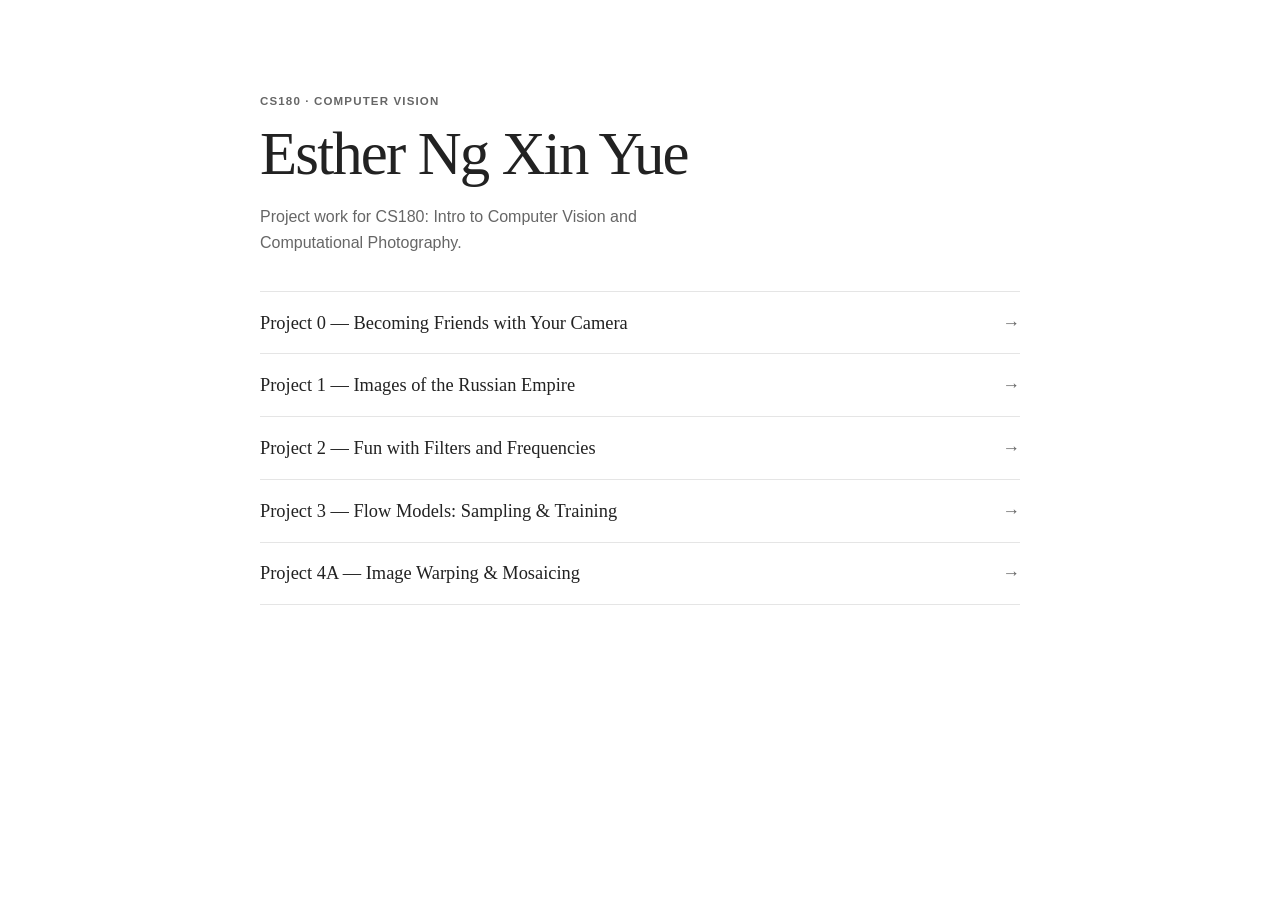
<file: index.html>
<!doctype html>
<html lang="en">
<head>
  <meta charset="utf-8">
  <meta name="viewport" content="width=device-width, initial-scale=1">
  <meta name="description" content="CS180 portfolio by Esther Ng Xin Yue.">
  <title>CS180 Portfolio</title>
  <style>
    :root{--ink:#222;--muted:#666;--line:#e5e5e5;--soft:#f7f7f5;--accent:#4f665c}*{box-sizing:border-box}body{margin:0;background:#fff;color:var(--ink);font:16px/1.6 -apple-system,BlinkMacSystemFont,"Segoe UI",sans-serif}.page{width:min(100% - 2.5rem,760px);margin:0 auto;padding:5rem 0}.eyebrow{margin:0 0:.4rem;color:var(--muted);font-size:.72rem;font-weight:700;letter-spacing:.1em;text-transform:uppercase}h1{margin:0;font:500 clamp(2.3rem,6vw,3.8rem)/1.1 Georgia,"Times New Roman",serif;letter-spacing:-.03em}.intro{max-width:480px;margin:1rem 0 2.2rem;color:var(--muted)}.projects{margin:0;padding:0;border-top:1px solid var(--line);list-style:none}.projects li{border-bottom:1px solid var(--line)}.projects a{display:flex;align-items:center;justify-content:space-between;gap:1rem;padding:1.05rem 0;color:var(--ink);text-decoration:none}.projects a:hover,.projects a:focus{color:var(--accent)}.project-name{font:500 1.15rem/1.2 Georgia,"Times New Roman",serif}.arrow{color:var(--muted);font-size:1.1rem}@media(max-width:520px){.page{width:min(100% - 2rem,760px);padding:3.5rem 0}}
  </style>
</head>
<body>
  <main class="page">
    <p class="eyebrow">CS180 · Computer Vision</p>
    <h1>Esther Ng Xin Yue</h1>
    <p class="intro">Project work for CS180: Intro to Computer Vision and Computational Photography.</p>
    <nav aria-label="Projects">
      <ul class="projects">
        <li><a href="proj0/index.html"><span class="project-name">Project 0 — Becoming Friends with Your Camera</span><span class="arrow" aria-hidden="true">→</span></a></li>
        <li><a href="proj1/index.html"><span class="project-name">Project 1 — Images of the Russian Empire</span><span class="arrow" aria-hidden="true">→</span></a></li>
        <li><a href="proj2/index.html"><span class="project-name">Project 2 — Fun with Filters and Frequencies</span><span class="arrow" aria-hidden="true">→</span></a></li>
        <li><a href="proj3/index.html"><span class="project-name">Project 3 — Flow Models: Sampling &amp; Training</span><span class="arrow" aria-hidden="true">→</span></a></li>
        <li><a href="proj4/index.html"><span class="project-name">Project 4A — Image Warping &amp; Mosaicing</span><span class="arrow" aria-hidden="true">→</span></a></li>
      </ul>
    </nav>
  </main>
</body>
</html>
</file>
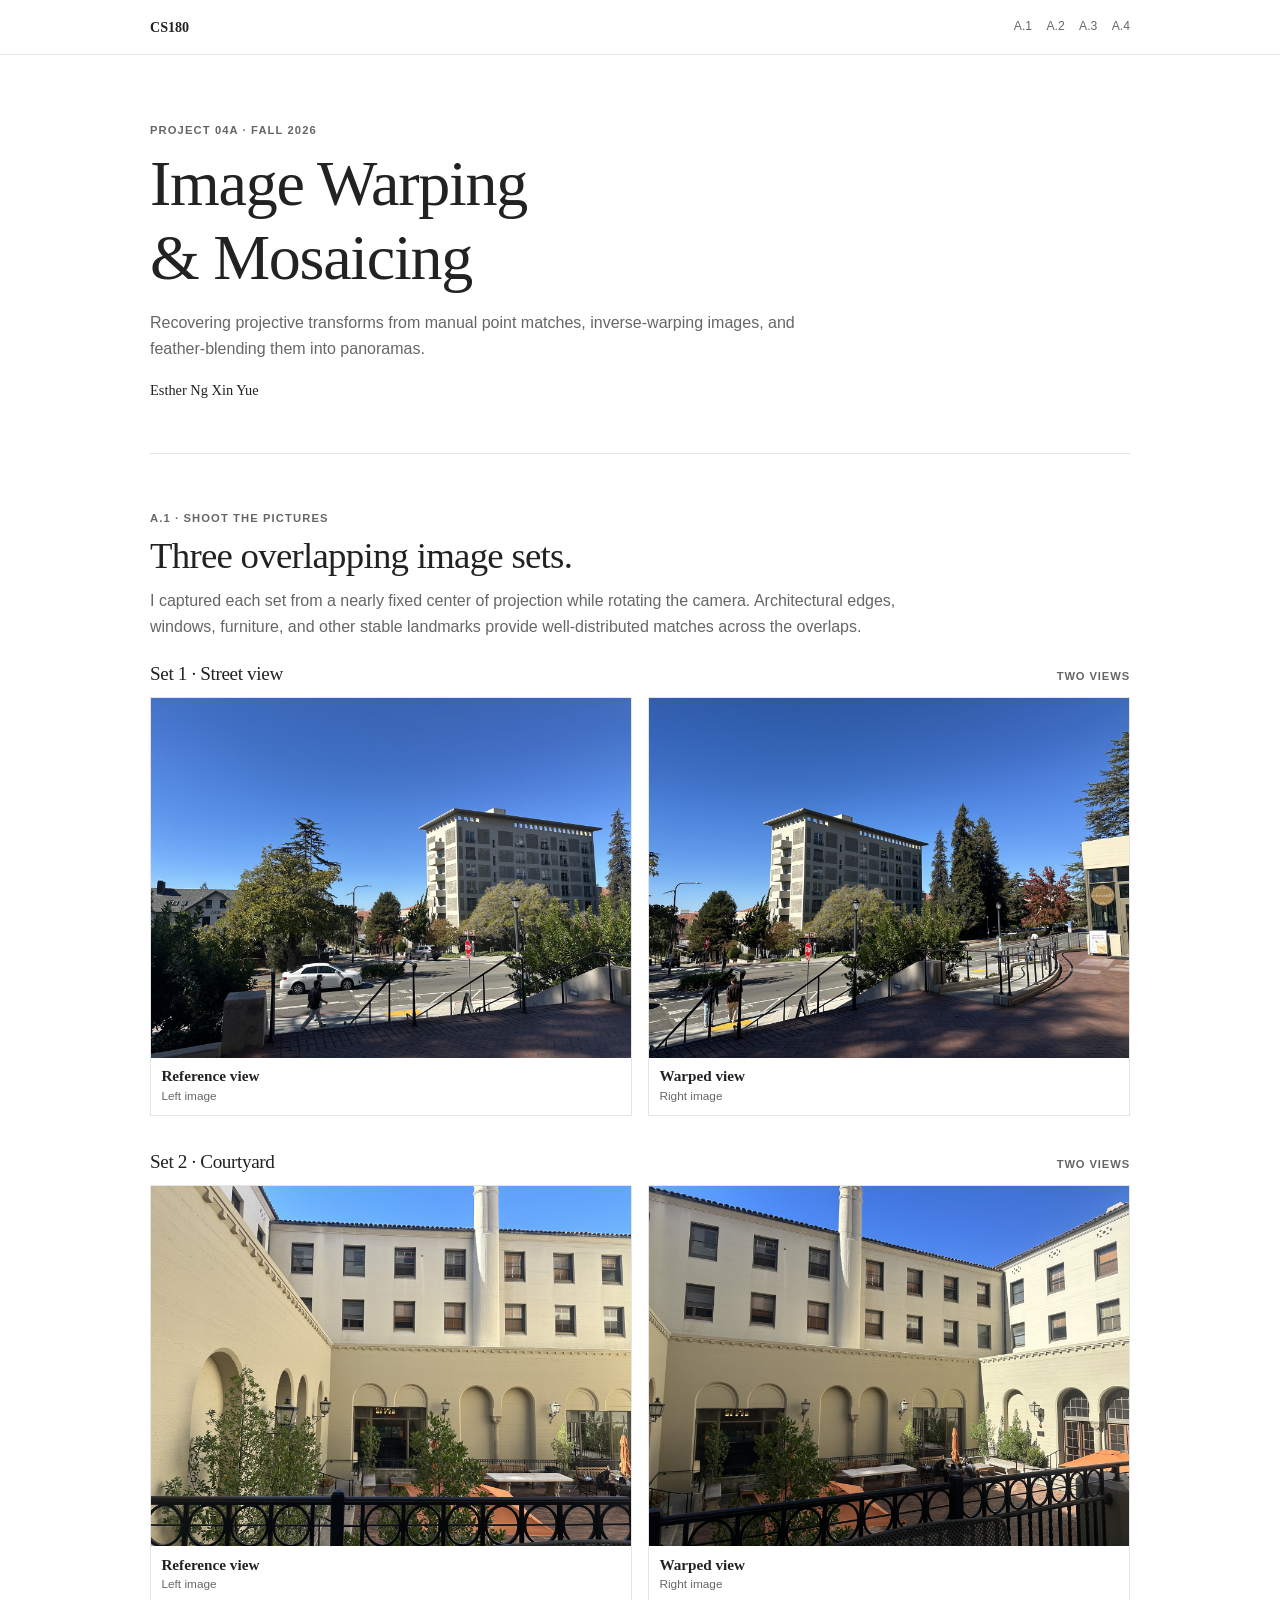
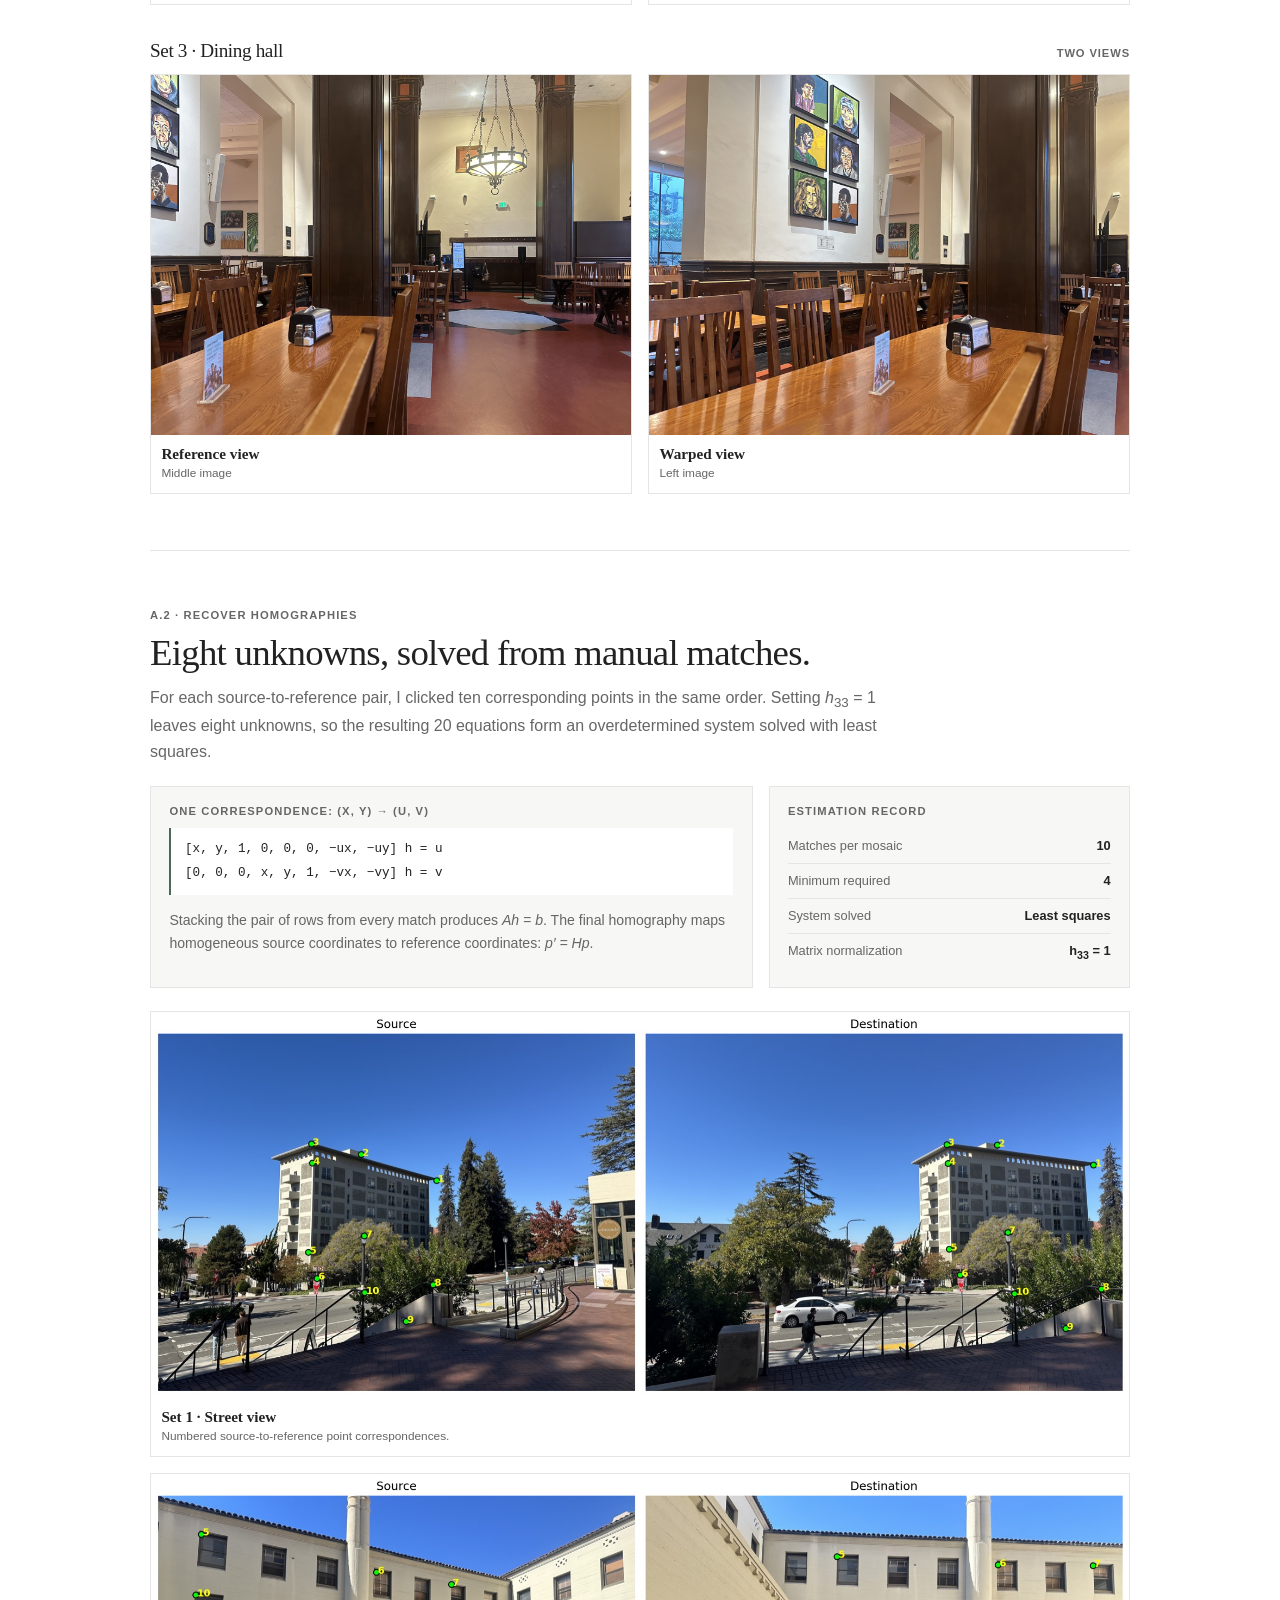
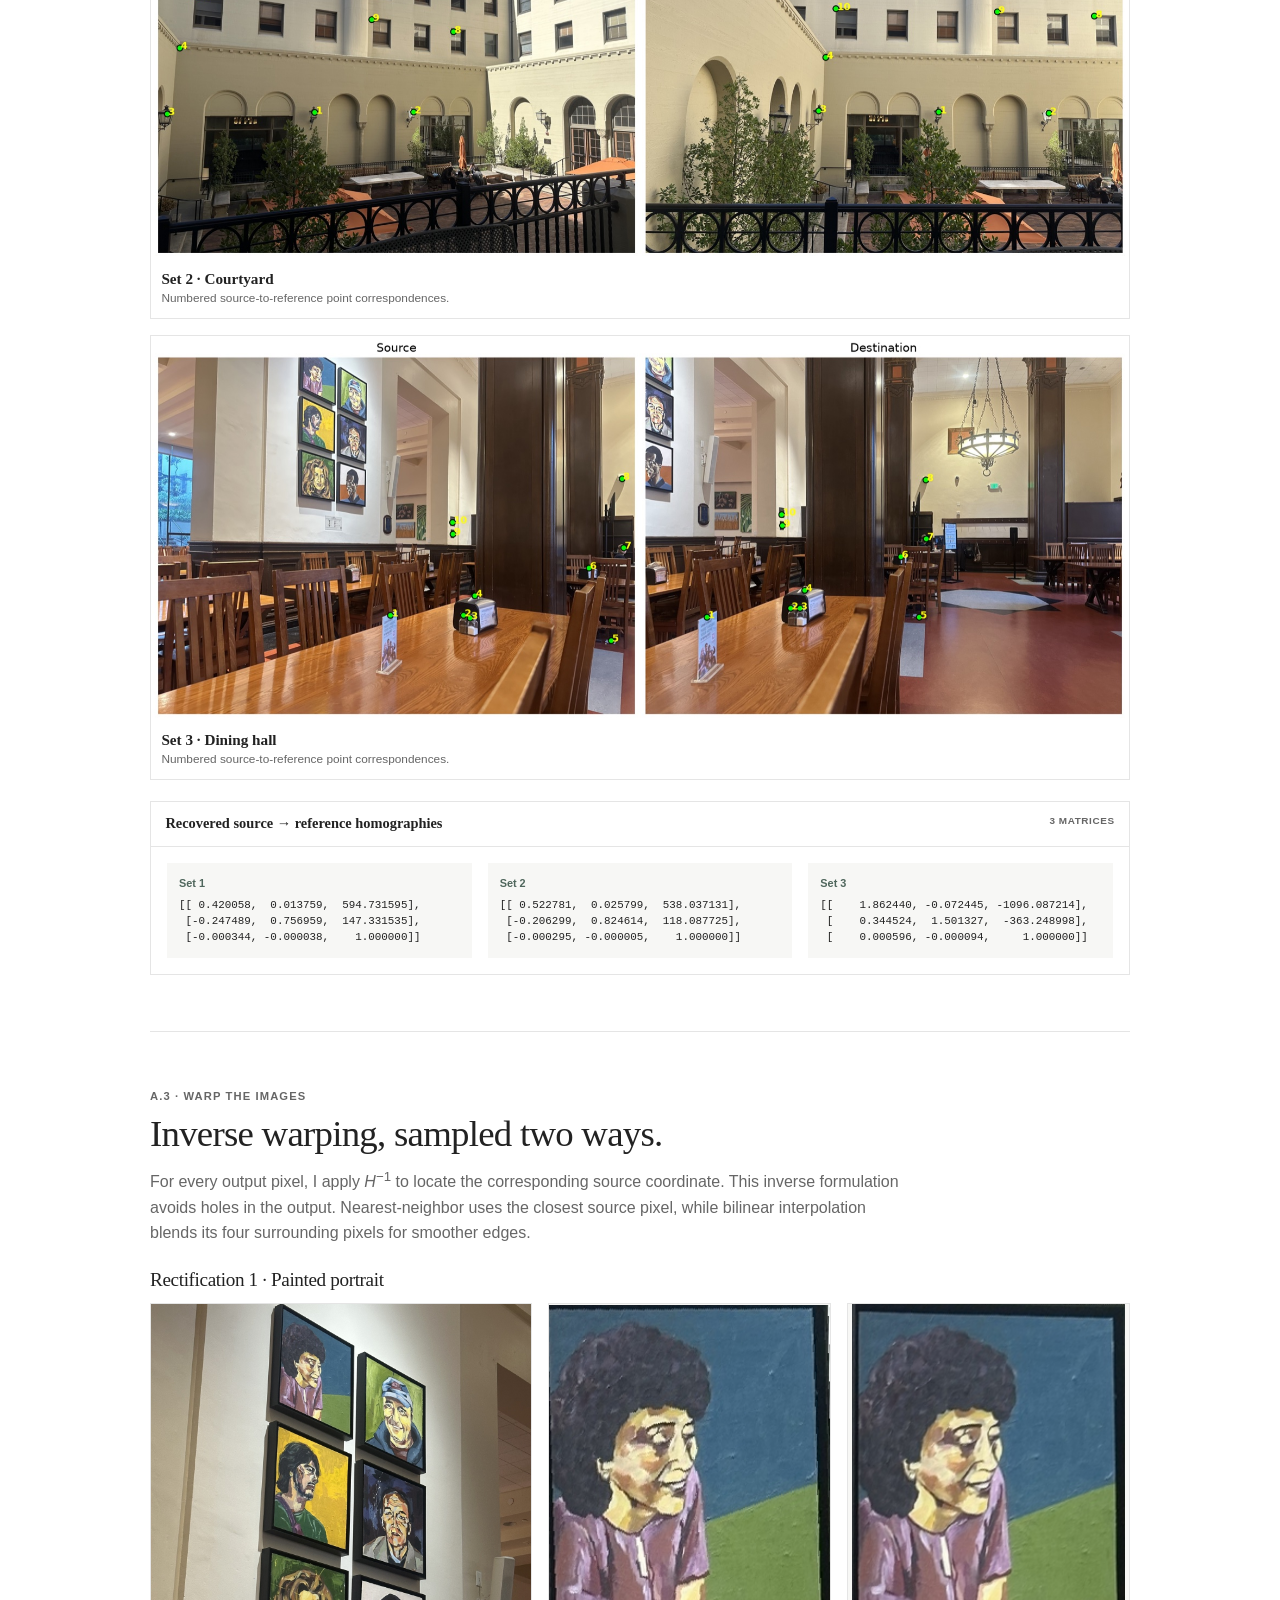
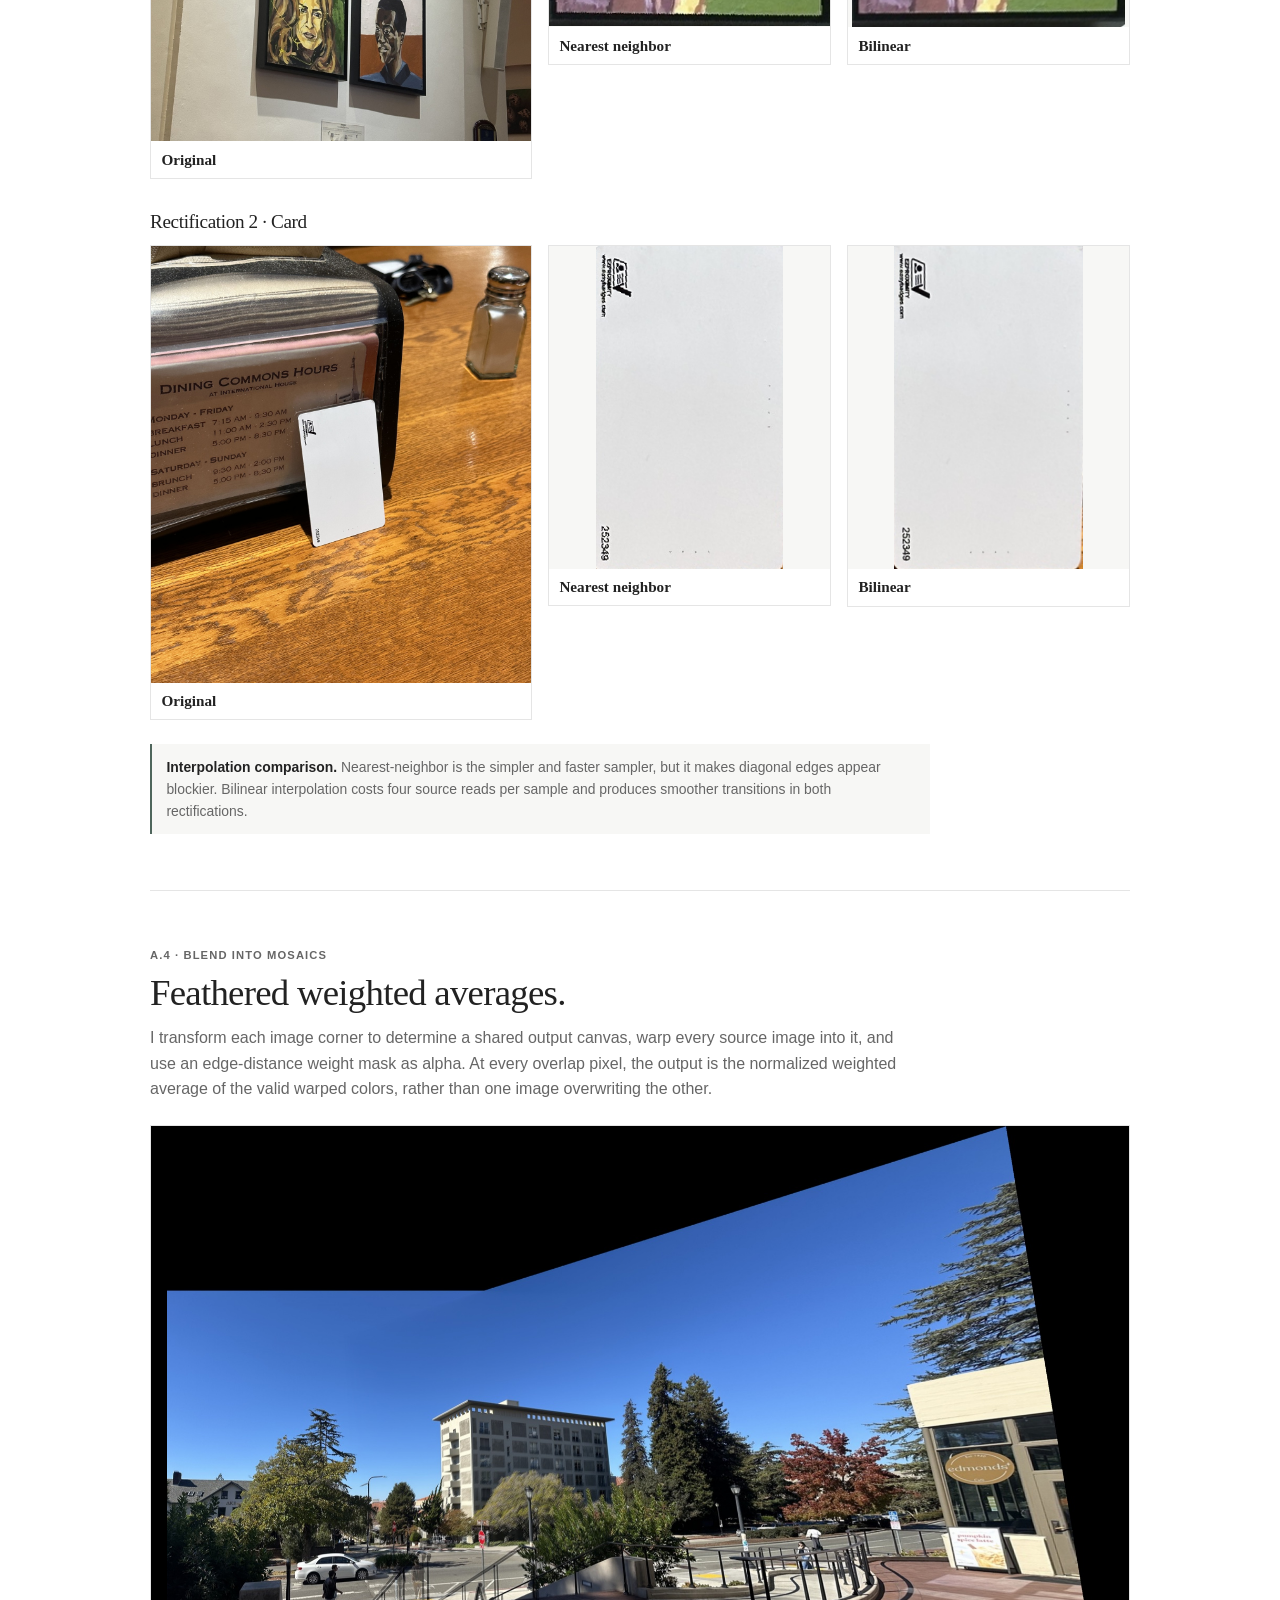
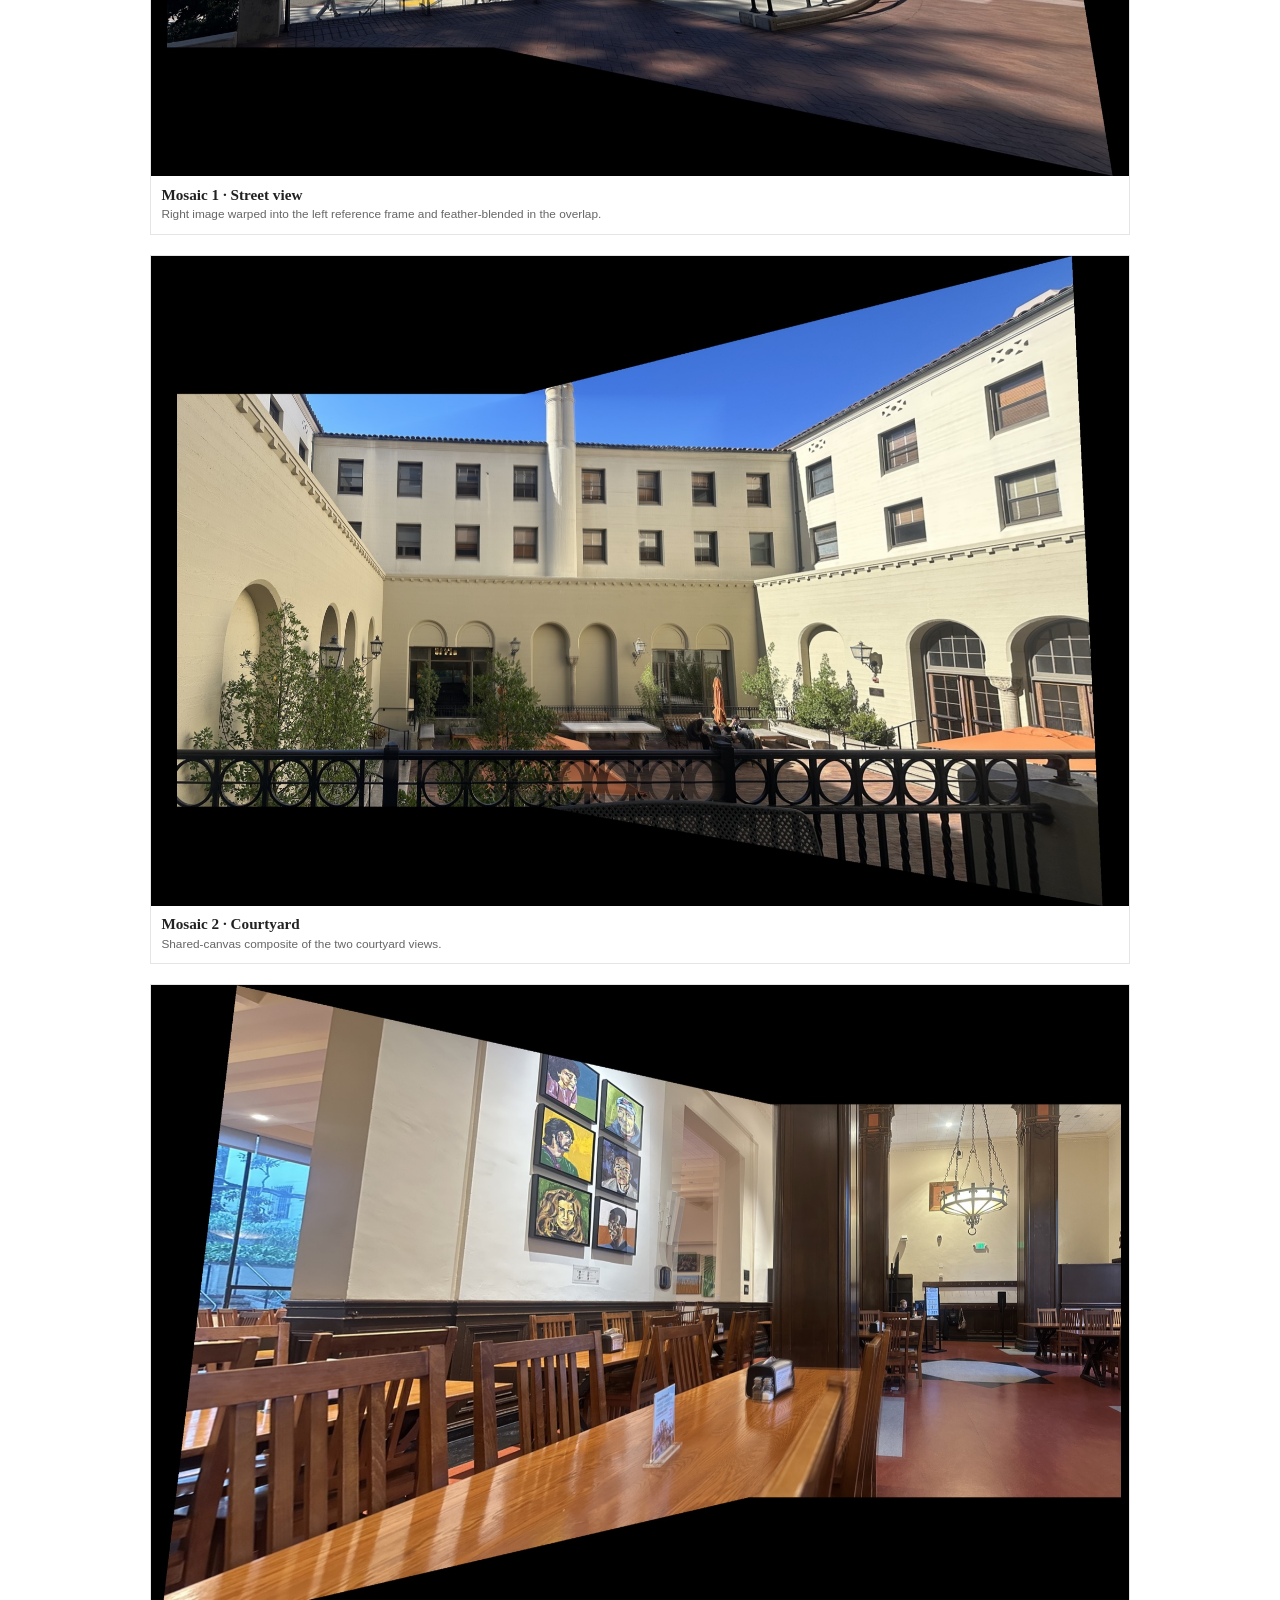
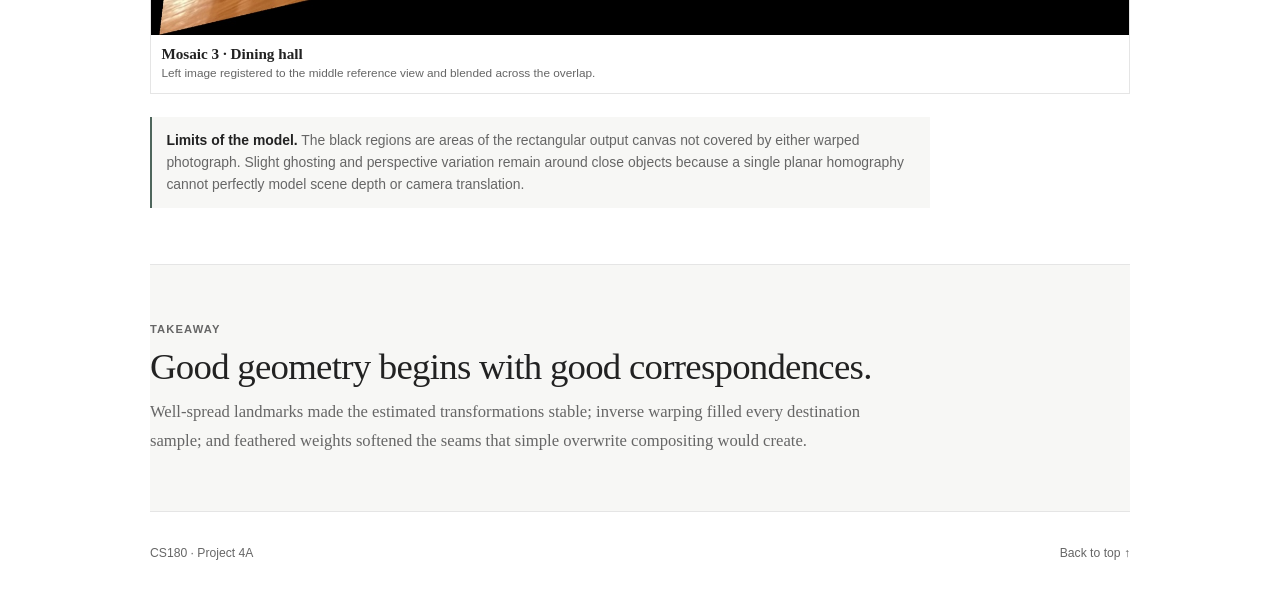
<file: 4Asubmission/index.html>
<!doctype html>
<html lang="en">
<head>
  <meta charset="utf-8">
  <meta name="viewport" content="width=device-width, initial-scale=1">
  <meta name="description" content="CS180 Project 4A: image warping and mosaicing by Esther Ng Xin Yue.">
  <title>CS180 Project 4A — Image Warping &amp; Mosaicing</title>
  <link rel="stylesheet" href="styles.css">
</head>
<body>
  <header class="site-header" id="top">
    <nav class="nav wrap" aria-label="Project navigation">
      <a class="course" href="../index.html">CS180</a>
      <div class="nav-links">
        <a href="#capture">A.1</a>
        <a href="#homographies">A.2</a>
        <a href="#warping">A.3</a>
        <a href="#mosaics">A.4</a>
      </div>
    </nav>
  </header>

  <main>
    <section class="hero wrap">
      <p class="eyebrow">Project 04A · Fall 2026</p>
      <h1>Image Warping<br>&amp; Mosaicing</h1>
      <p class="lede">Recovering projective transforms from manual point matches, inverse-warping images, and feather-blending them into panoramas.</p>
      <p class="author">Esther Ng Xin Yue</p>
    </section>

    <div class="wrap report">
      <section id="capture">
        <div class="section-heading">
          <p class="eyebrow">A.1 · Shoot the pictures</p>
          <h2>Three overlapping image sets.</h2>
          <p>I captured each set from a nearly fixed center of projection while rotating the camera. Architectural edges, windows, furniture, and other stable landmarks provide well-distributed matches across the overlaps.</p>
        </div>

        <div class="source-sets">
          <article class="source-set">
            <div class="set-heading"><h3>Set 1 · Street view</h3><span>Two views</span></div>
            <div class="result-grid two">
              <figure><img src="assets/left1.jpeg" alt="Left source photograph of a street view"><figcaption><strong>Reference view</strong><span>Left image</span></figcaption></figure>
              <figure><img src="assets/right1.jpeg" alt="Right source photograph of a street view"><figcaption><strong>Warped view</strong><span>Right image</span></figcaption></figure>
            </div>
          </article>

          <article class="source-set">
            <div class="set-heading"><h3>Set 2 · Courtyard</h3><span>Two views</span></div>
            <div class="result-grid two">
              <figure><img src="assets/left2.jpeg" alt="Left source photograph of a courtyard"><figcaption><strong>Reference view</strong><span>Left image</span></figcaption></figure>
              <figure><img src="assets/right2.jpeg" alt="Right source photograph of a courtyard"><figcaption><strong>Warped view</strong><span>Right image</span></figcaption></figure>
            </div>
          </article>

          <article class="source-set">
            <div class="set-heading"><h3>Set 3 · Dining hall</h3><span>Two views</span></div>
            <div class="result-grid two">
              <figure><img src="assets/middle3.jpeg" alt="Reference source photograph of the dining hall"><figcaption><strong>Reference view</strong><span>Middle image</span></figcaption></figure>
              <figure><img src="assets/left3.jpeg" alt="Second source photograph of the dining hall"><figcaption><strong>Warped view</strong><span>Left image</span></figcaption></figure>
            </div>
          </article>
        </div>
      </section>

      <section id="homographies">
        <div class="section-heading">
          <p class="eyebrow">A.2 · Recover homographies</p>
          <h2>Eight unknowns, solved from manual matches.</h2>
          <p>For each source-to-reference pair, I clicked ten corresponding points in the same order. Setting <em>h</em><sub>33</sub> = 1 leaves eight unknowns, so the resulting 20 equations form an overdetermined system solved with least squares.</p>
        </div>

        <div class="method-grid">
          <div class="equation-card">
            <p class="card-label">One correspondence: (x, y) → (u, v)</p>
            <div class="equation" aria-label="Linear equations for one point correspondence">
              <span>[x, y, 1, 0, 0, 0, −ux, −uy] h = u</span>
              <span>[0, 0, 0, x, y, 1, −vx, −vy] h = v</span>
            </div>
            <p>Stacking the pair of rows from every match produces <em>Ah = b</em>. The final homography maps homogeneous source coordinates to reference coordinates: <em>p′ = Hp</em>.</p>
          </div>
          <aside class="settings-card">
            <p class="card-label">Estimation record</p>
            <dl>
              <div><dt>Matches per mosaic</dt><dd>10</dd></div>
              <div><dt>Minimum required</dt><dd>4</dd></div>
              <div><dt>System solved</dt><dd>Least squares</dd></div>
              <div><dt>Matrix normalization</dt><dd>h<sub>33</sub> = 1</dd></div>
            </dl>
          </aside>
        </div>

        <div class="correspondences">
          <figure><img src="assets/mosaic_1_matches_1_web.jpg" alt="Ten numbered correspondences between the street-view source and reference images"><figcaption><strong>Set 1 · Street view</strong><span>Numbered source-to-reference point correspondences.</span></figcaption></figure>
          <figure><img src="assets/mosaic_2_matches_1_web.jpg" alt="Ten numbered correspondences between the courtyard source and reference images"><figcaption><strong>Set 2 · Courtyard</strong><span>Numbered source-to-reference point correspondences.</span></figcaption></figure>
          <figure><img src="assets/mosaic_3_matches_1_web.jpg" alt="Ten numbered correspondences between the dining-hall source and reference images"><figcaption><strong>Set 3 · Dining hall</strong><span>Numbered source-to-reference point correspondences.</span></figcaption></figure>
        </div>

        <details class="evidence" open>
          <summary>Recovered source → reference homographies <span>3 matrices</span></summary>
          <div class="matrix-grid">
            <pre><strong>Set 1</strong>[[ 0.420058,  0.013759,  594.731595],
 [-0.247489,  0.756959,  147.331535],
 [-0.000344, -0.000038,    1.000000]]</pre>
            <pre><strong>Set 2</strong>[[ 0.522781,  0.025799,  538.037131],
 [-0.206299,  0.824614,  118.087725],
 [-0.000295, -0.000005,    1.000000]]</pre>
            <pre><strong>Set 3</strong>[[    1.862440, -0.072445, -1096.087214],
 [    0.344524,  1.501327,  -363.248998],
 [    0.000596, -0.000094,     1.000000]]</pre>
          </div>
        </details>
      </section>

      <section id="warping">
        <div class="section-heading">
          <p class="eyebrow">A.3 · Warp the images</p>
          <h2>Inverse warping, sampled two ways.</h2>
          <p>For every output pixel, I apply <em>H</em><sup>−1</sup> to locate the corresponding source coordinate. This inverse formulation avoids holes in the output. Nearest-neighbor uses the closest source pixel, while bilinear interpolation blends its four surrounding pixels for smoother edges.</p>
        </div>

        <div class="rectification-grid">
          <article class="rectification">
            <h3>Rectification 1 · Painted portrait</h3>
            <div class="three-up">
              <figure><img src="assets/rectification1.jpeg" alt="Original photograph of an angled painted portrait"><figcaption><strong>Original</strong></figcaption></figure>
              <figure><img src="assets/rect_1_nearest.png" alt="Painted portrait rectified with nearest-neighbor interpolation"><figcaption><strong>Nearest neighbor</strong></figcaption></figure>
              <figure><img src="assets/rect_1_bilinear.png" alt="Painted portrait rectified with bilinear interpolation"><figcaption><strong>Bilinear</strong></figcaption></figure>
            </div>
          </article>
          <article class="rectification">
            <h3>Rectification 2 · Card</h3>
            <div class="three-up">
              <figure><img src="assets/rectification2.jpeg" alt="Original photograph of an angled card"><figcaption><strong>Original</strong></figcaption></figure>
              <figure><img src="assets/rect_2_nearest.png" alt="Card rectified with nearest-neighbor interpolation"><figcaption><strong>Nearest neighbor</strong></figcaption></figure>
              <figure><img src="assets/rect_2_bilinear.png" alt="Card rectified with bilinear interpolation"><figcaption><strong>Bilinear</strong></figcaption></figure>
            </div>
          </article>
        </div>

        <p class="result-note"><strong>Interpolation comparison.</strong> Nearest-neighbor is the simpler and faster sampler, but it makes diagonal edges appear blockier. Bilinear interpolation costs four source reads per sample and produces smoother transitions in both rectifications.</p>
      </section>

      <section id="mosaics">
        <div class="section-heading">
          <p class="eyebrow">A.4 · Blend into mosaics</p>
          <h2>Feathered weighted averages.</h2>
          <p>I transform each image corner to determine a shared output canvas, warp every source image into it, and use an edge-distance weight mask as alpha. At every overlap pixel, the output is the normalized weighted average of the valid warped colors, rather than one image overwriting the other.</p>
        </div>

        <div class="mosaic-results">
          <figure class="mosaic-output"><img src="assets/mosaic_1_web.jpg" alt="Feather-blended mosaic of the street view"><figcaption><strong>Mosaic 1 · Street view</strong><span>Right image warped into the left reference frame and feather-blended in the overlap.</span></figcaption></figure>
          <figure class="mosaic-output"><img src="assets/mosaic_2_web.jpg" alt="Feather-blended mosaic of the courtyard"><figcaption><strong>Mosaic 2 · Courtyard</strong><span>Shared-canvas composite of the two courtyard views.</span></figcaption></figure>
          <figure class="mosaic-output"><img src="assets/mosaic_3_web.jpg" alt="Feather-blended mosaic of the dining hall"><figcaption><strong>Mosaic 3 · Dining hall</strong><span>Left image registered to the middle reference view and blended across the overlap.</span></figcaption></figure>
        </div>

        <p class="result-note"><strong>Limits of the model.</strong> The black regions are areas of the rectangular output canvas not covered by either warped photograph. Slight ghosting and perspective variation remain around close objects because a single planar homography cannot perfectly model scene depth or camera translation.</p>
      </section>

      <section class="takeaway">
        <p class="eyebrow">Takeaway</p>
        <h2>Good geometry begins with good correspondences.</h2>
        <p>Well-spread landmarks made the estimated transformations stable; inverse warping filled every destination sample; and feathered weights softened the seams that simple overwrite compositing would create.</p>
      </section>
    </div>
  </main>

  <footer class="wrap"><span>CS180 · Project 4A</span><a href="#top">Back to top ↑</a></footer>
</body>
</html>
</file>
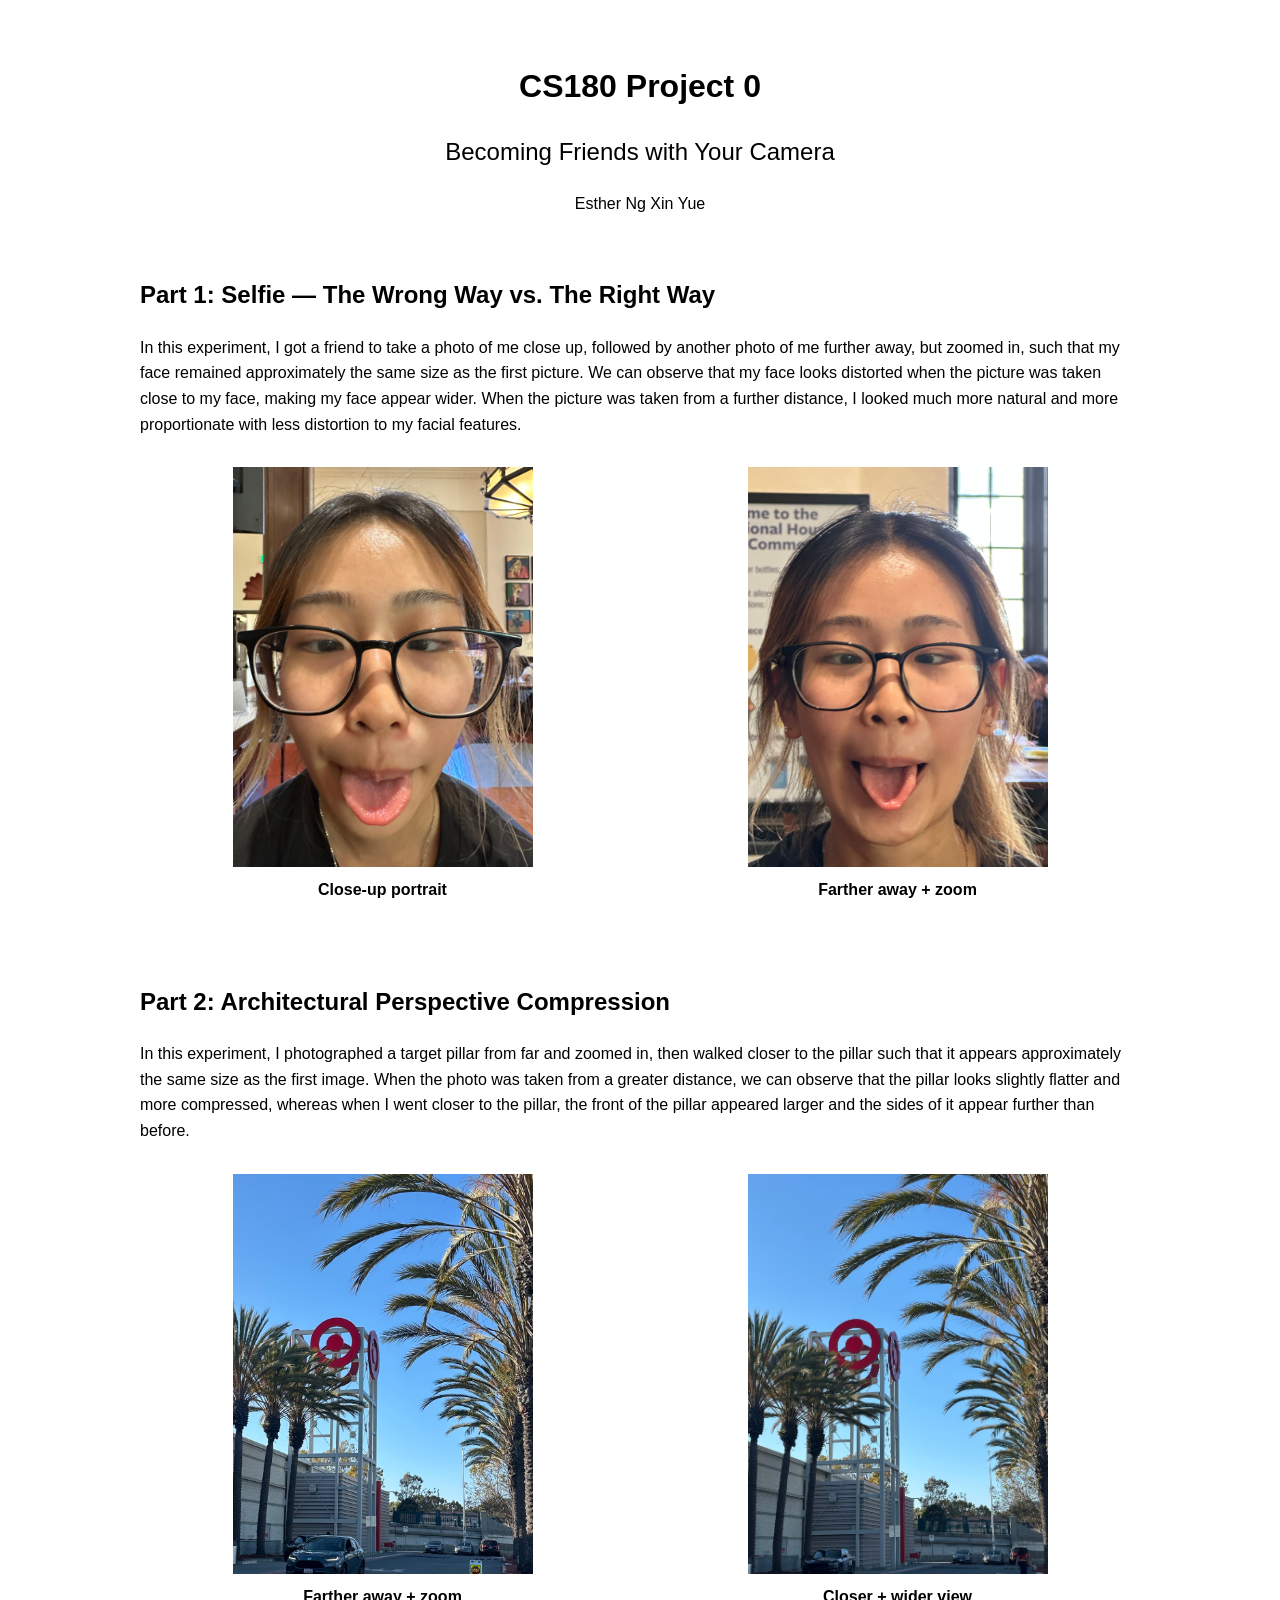
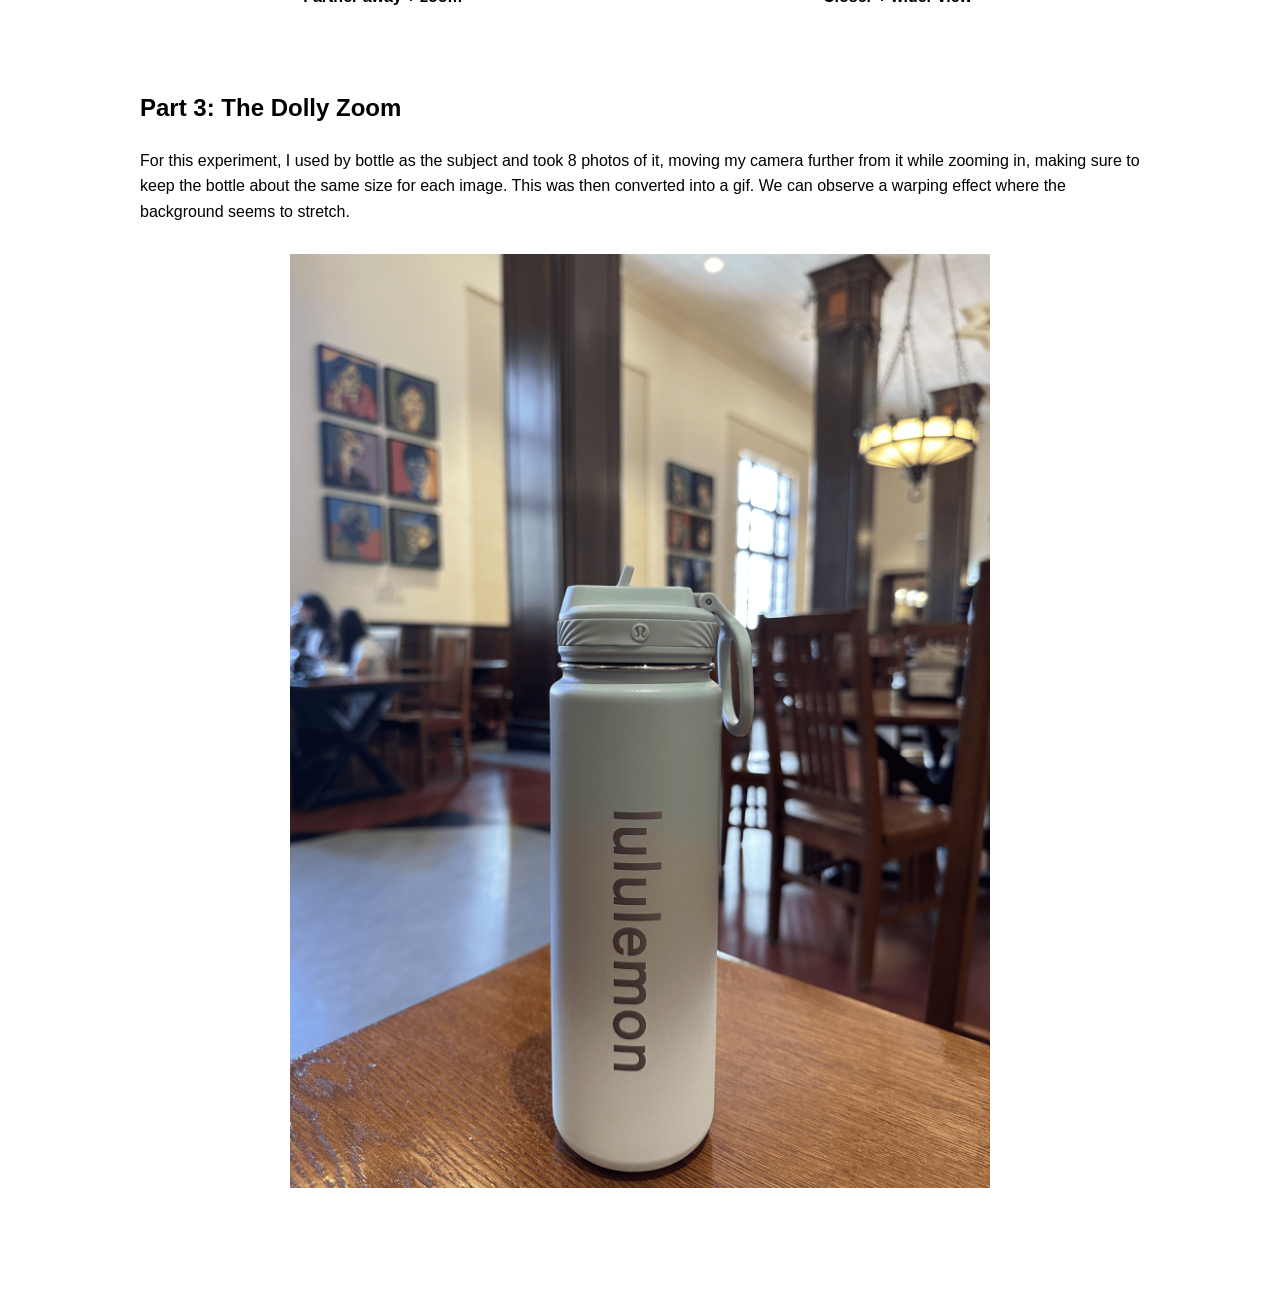
<file: proj0/index.html>
<!DOCTYPE html>
<html lang="en">

<head>
    <meta charset="UTF-8">
    <meta name="viewport" content="width=device-width, initial-scale=1.0">

    <title>CS180 Project 0</title>

    <link rel="stylesheet" href="style.css">
</head>


<body>

    <header>
        <h1>CS180 Project 0</h1>
        <h2>Becoming Friends with Your Camera</h2>
        <p>Esther Ng Xin Yue</p>
    </header>


    <main>

        <section>

            <h2>Part 1: Selfie — The Wrong Way vs. The Right Way</h2>

            <p>
                In this experiment, I got a friend to take a photo of me close up, followed by another photo of me further away, but zoomed in, such that my face remained approximately the same size as the first picture.
                We can observe that my face looks distorted when the picture was taken close to my face, making my face appear wider. 
                When the picture was taken from a further distance, I looked much more natural and more proportionate with less distortion to my facial features. 
                
            </p>


            <div class="image-row">

                <figure>
                    <img
                        src="images/selfie_close.jpeg"
                        alt="Close-up portrait"
                        class="small-image"
                    >

                    <figcaption>
                        Close-up portrait
                    </figcaption>
                </figure>


                <figure>
                    <img
                        src="images/selfie_zoom.jpeg"
                        alt="Portrait taken from farther away with zoom"
                        class="small-image"
                    >

                    <figcaption>
                        Farther away + zoom
                    </figcaption>
                </figure>

            </div>

        </section>


        <section>

            <h2>Part 2: Architectural Perspective Compression</h2>

            <p>
                In this experiment, I photographed a target pillar from far and zoomed in, then walked closer to the pillar such that it appears approximately the same size as the first image. 
                When the photo was taken from a greater distance, we can observe that the pillar looks slightly flatter and more compressed, whereas when I went closer to the pillar, the front of the pillar appeared larger and the sides of it appear further than before. 
 
            </p>


            <div class="image-row">

                <figure>
                    <img
                        src="images/building_zoom.jpeg"
                        alt="Building photographed from far away using zoom"
                        class="small-image"
                    >

                    <figcaption>
                        Farther away + zoom
                    </figcaption>
                </figure>


                <figure>
                    <img
                        src="images/building_close.jpeg"
                        alt="Building photographed from nearby"
                        class="small-image"
                    >

                    <figcaption>
                        Closer + wider view
                    </figcaption>
                </figure>

            </div>


        </section>

        <section>

            <h2>Part 3: The Dolly Zoom</h2>

            <p>
                For this experiment, I used by bottle as the subject and took 8 photos of it, moving my camera further from it while zooming in, making sure to keep the bottle about the same size for each image. 
                This was then converted into a gif.
                We can observe a warping effect where the background seems to stretch. 
            </p>


            <div class="gif-container">

                <img
                    src="images/dolly_zoom.gif"
                    alt="Animated dolly zoom"
                >

            </div>


        </section>


    </main>




</body>

</html>
</file>
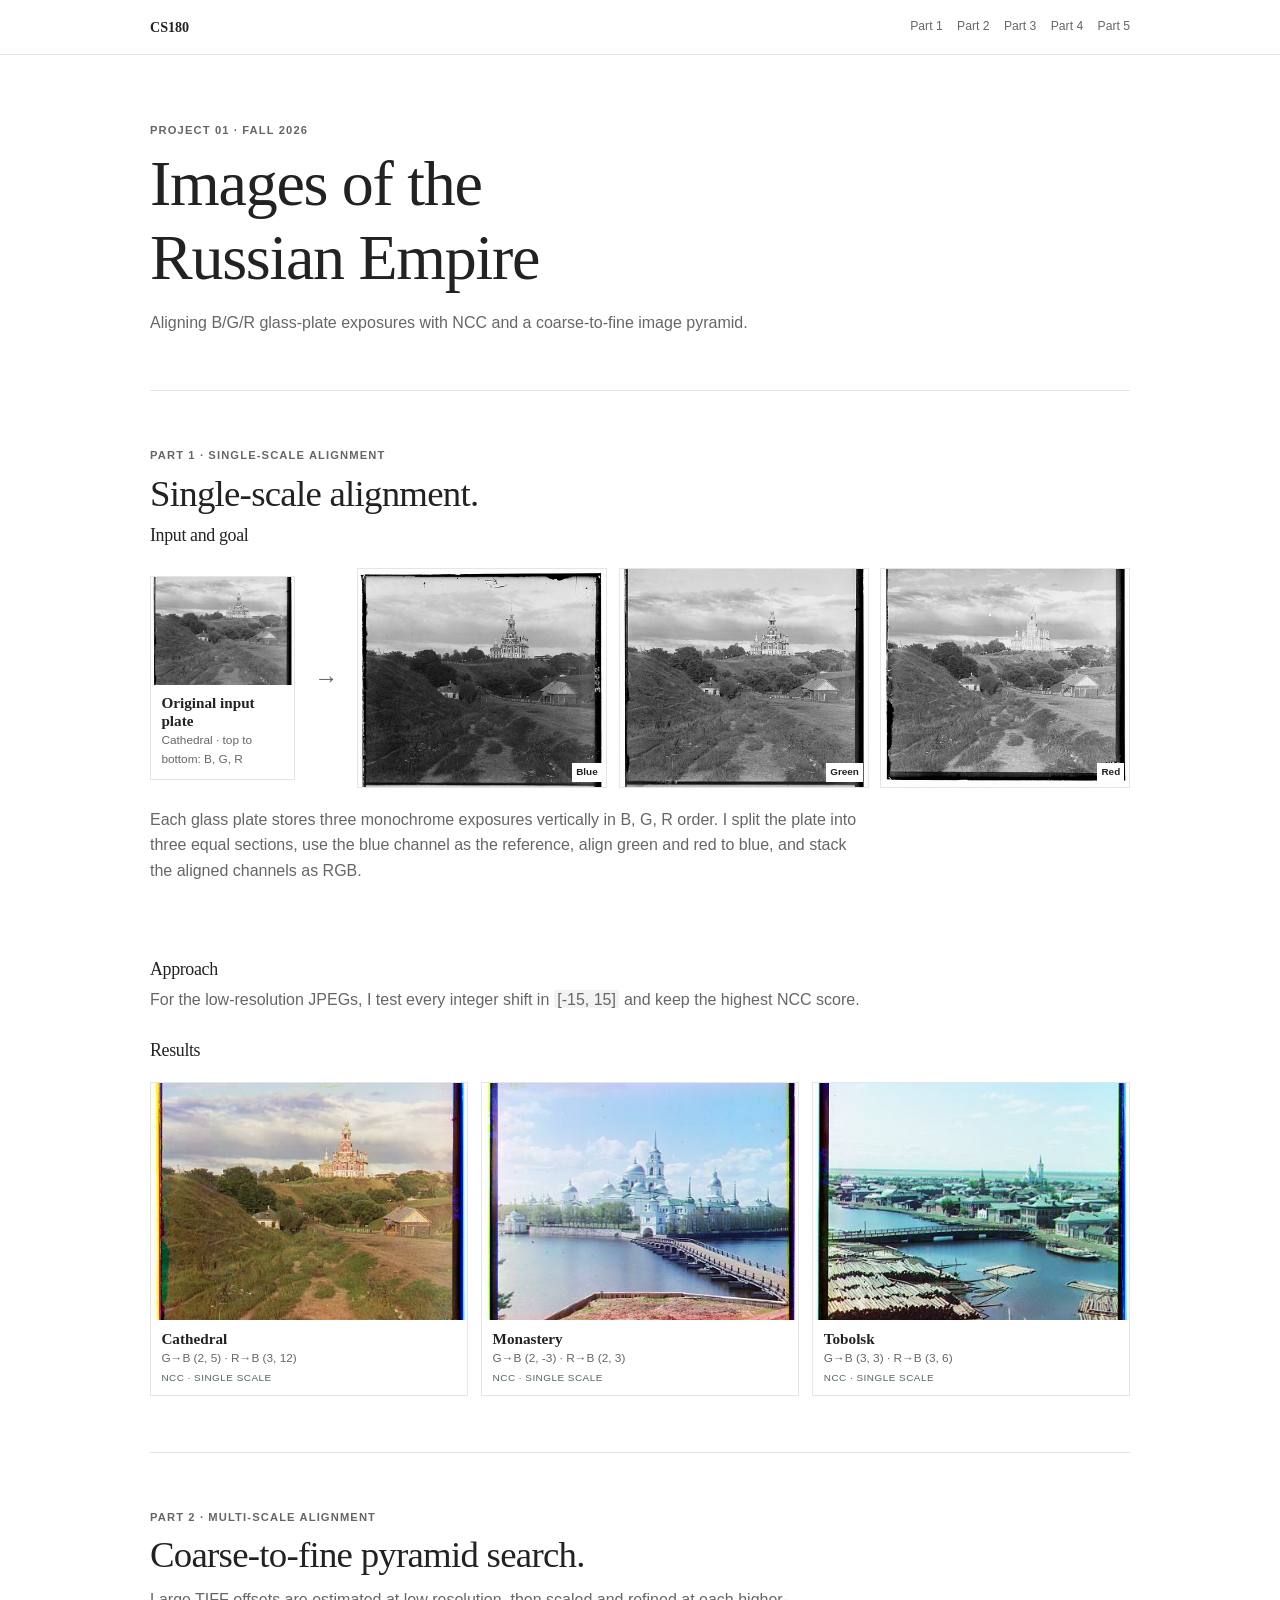
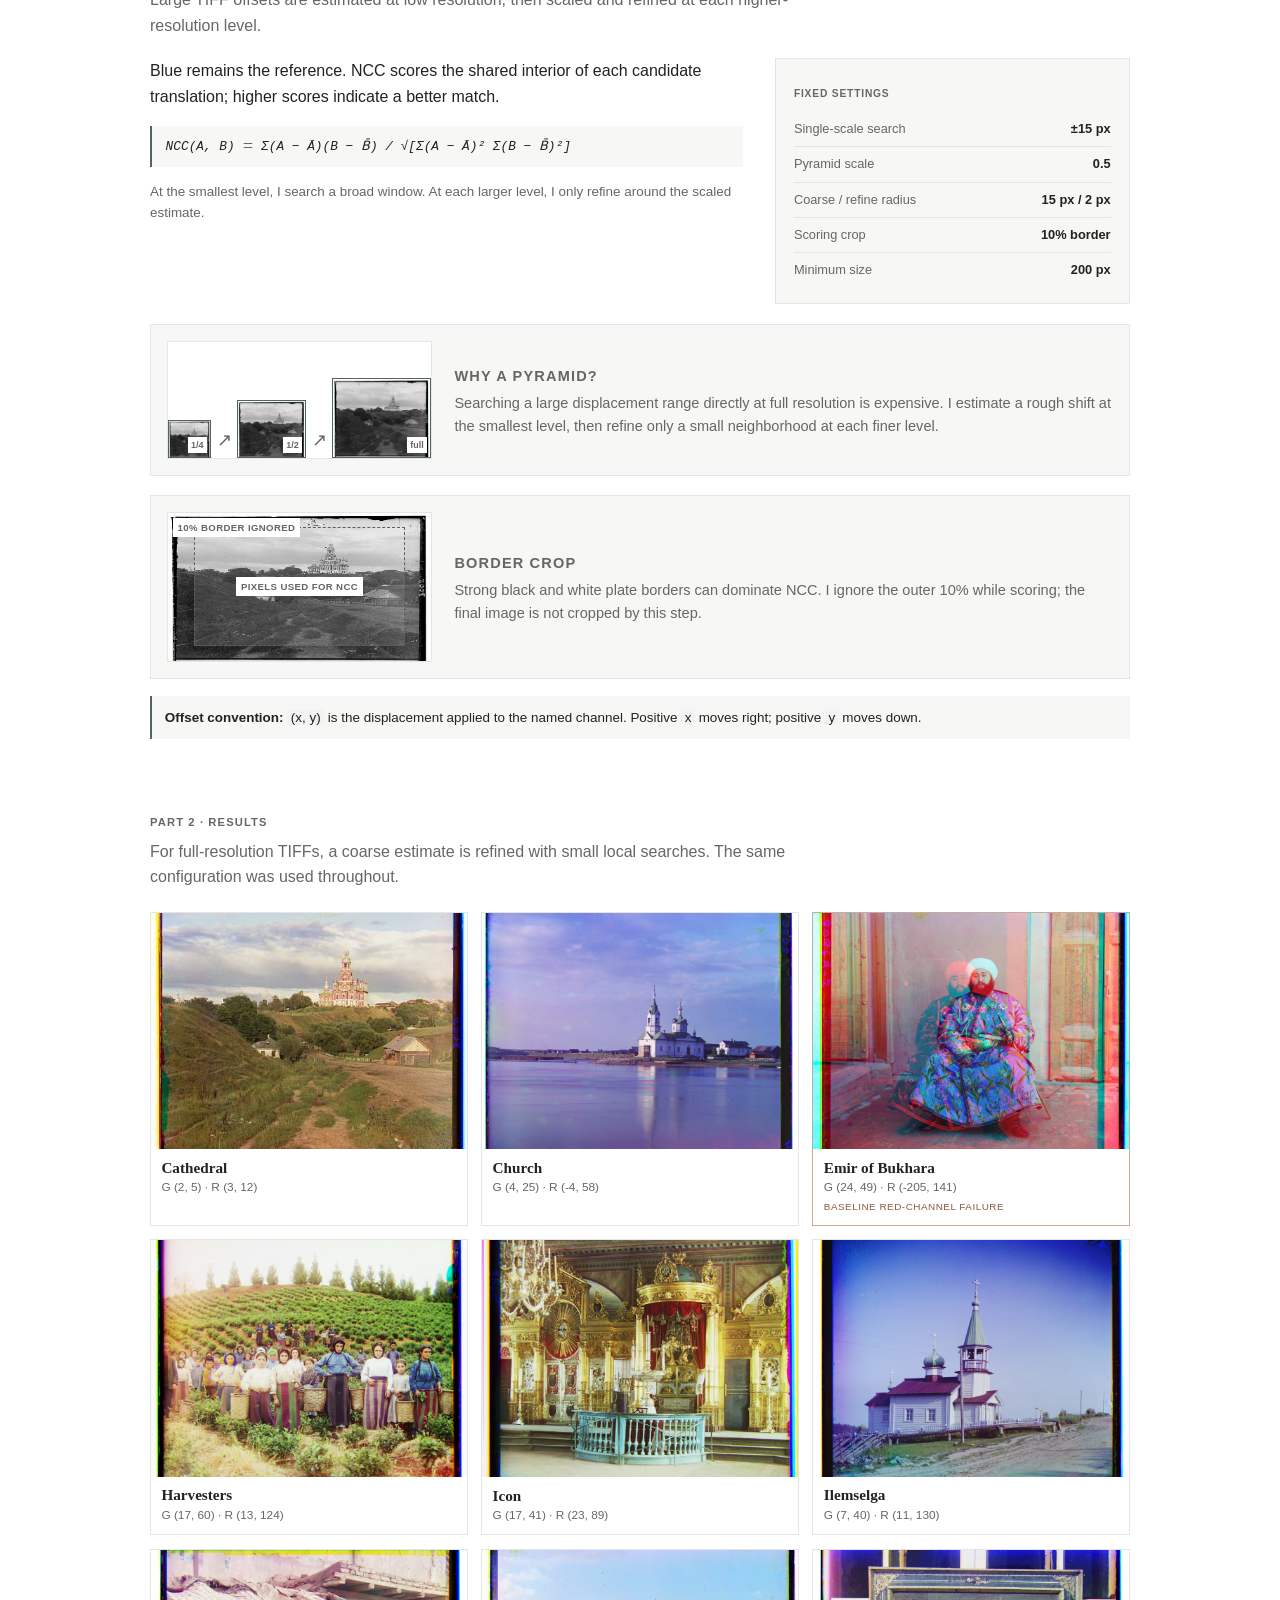
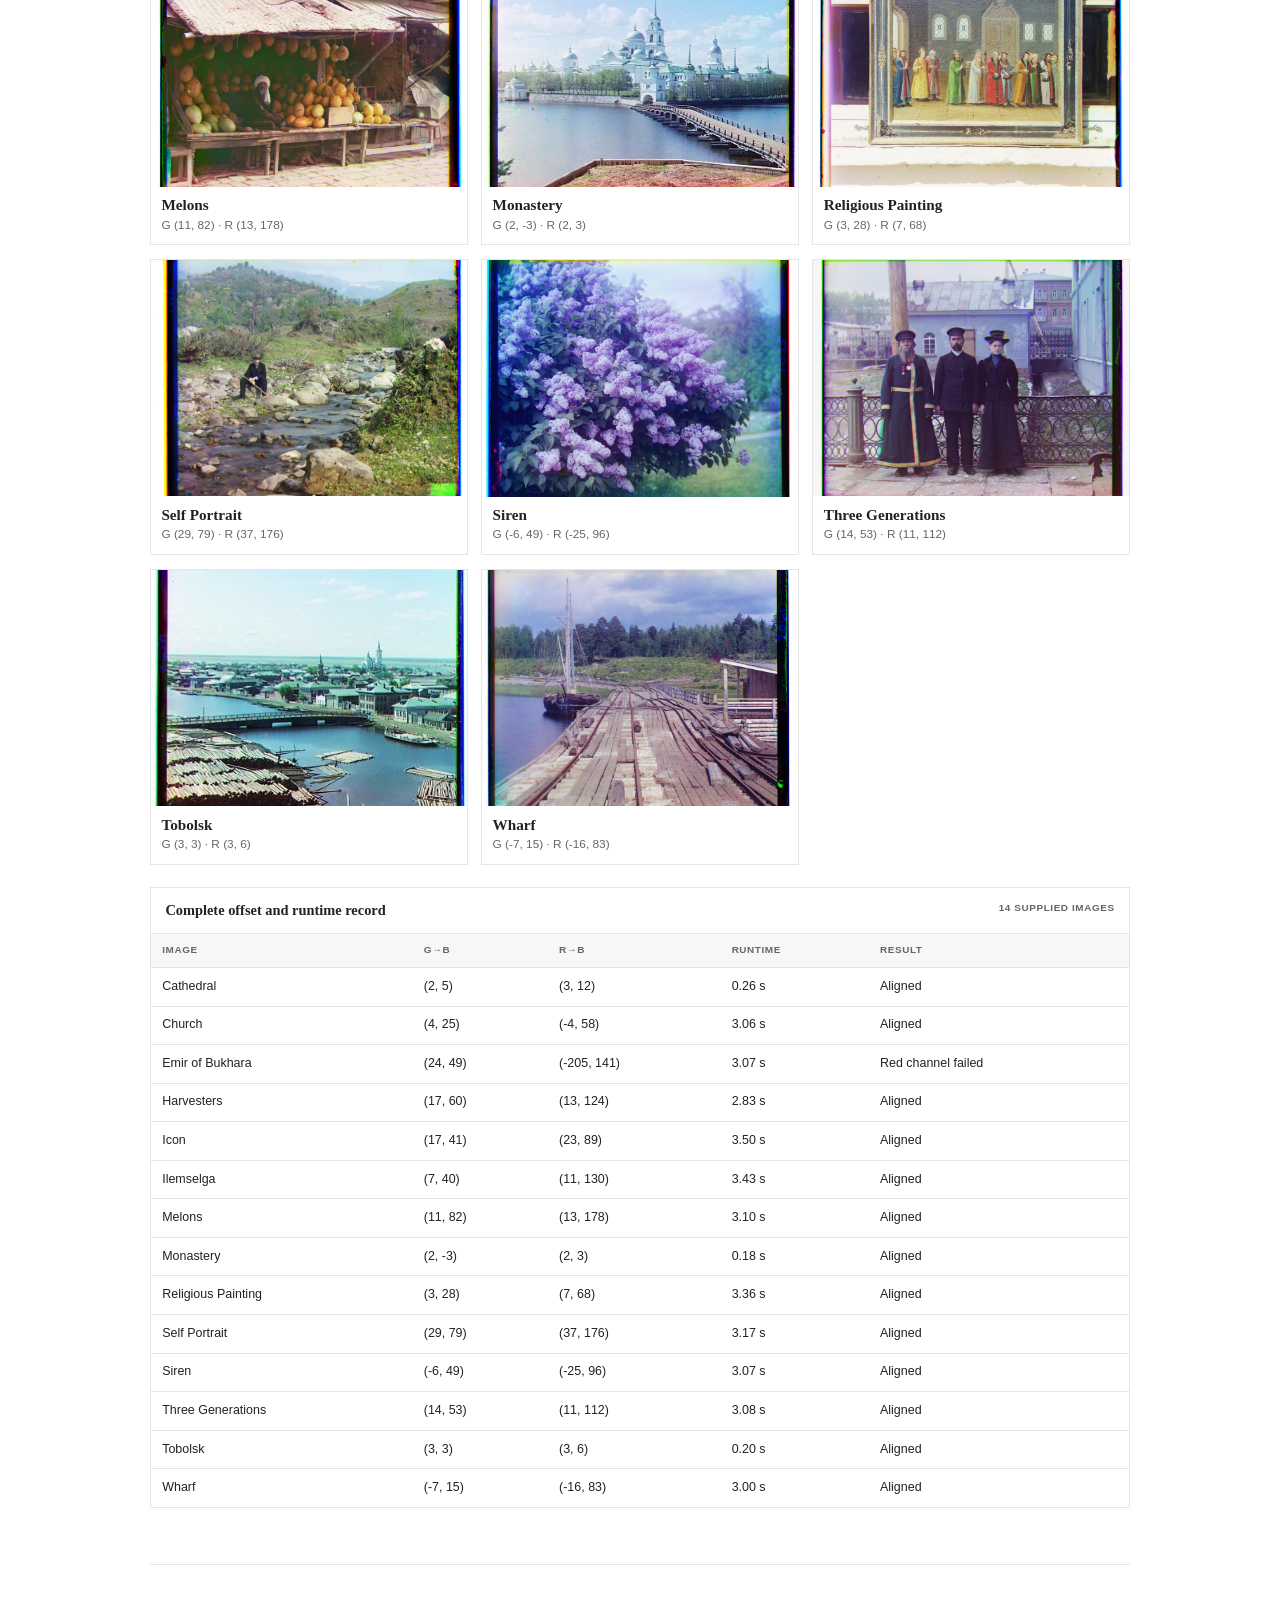
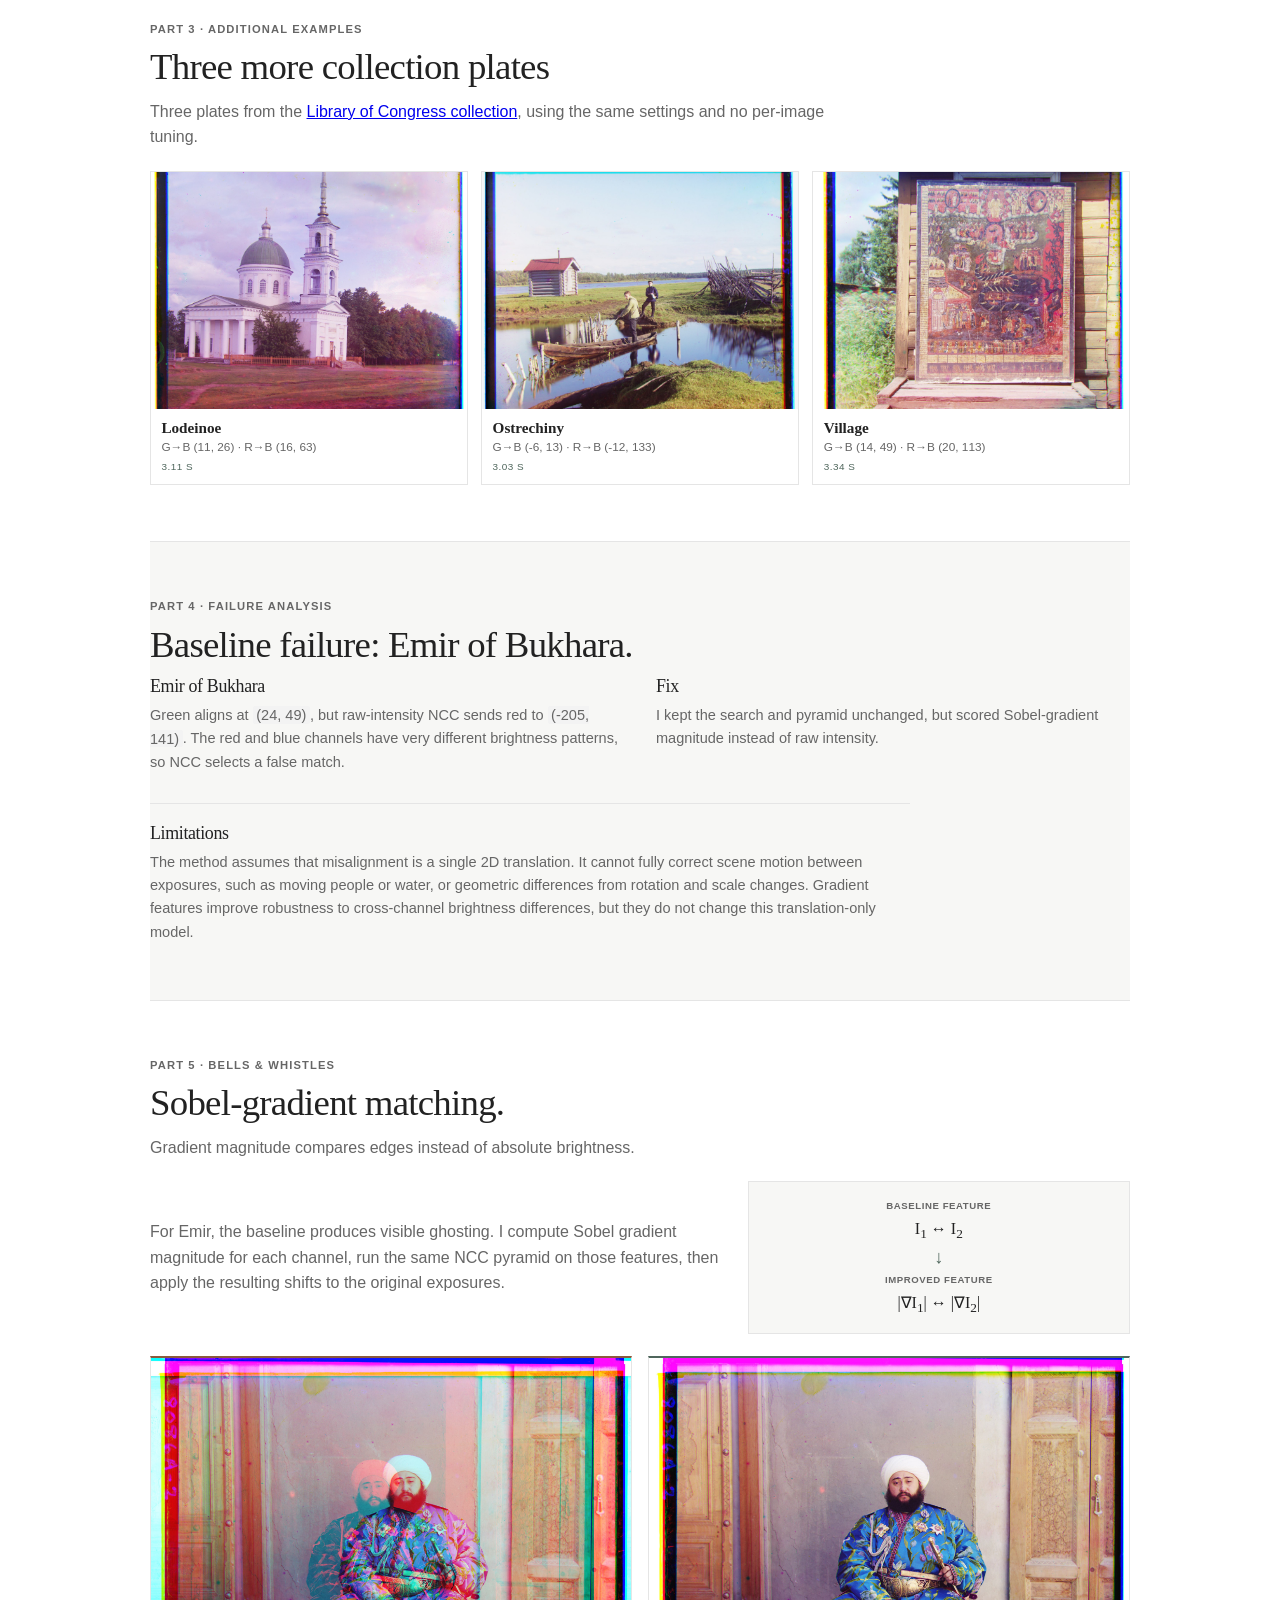
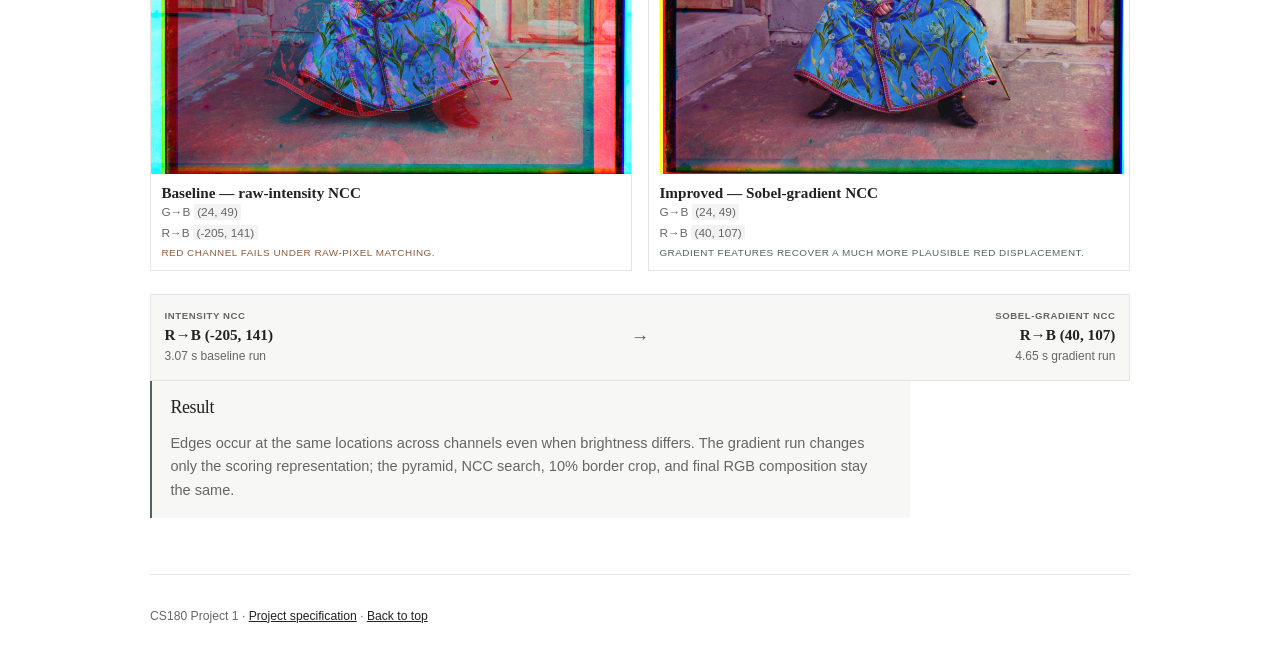
<file: proj1/index.html>
<!doctype html>
<html lang="en">
<head>
  <meta charset="utf-8">
  <meta name="viewport" content="width=device-width, initial-scale=1">
  <meta name="description" content="CS180 Project 1: colorizing Prokudin-Gorskii photographs with NCC alignment, an image pyramid, and Sobel-gradient feature matching.">
  <title>CS180 Project 1 — Images of the Russian Empire</title>
  <link rel="stylesheet" href="styles.css">
</head>
<body>
  <header class="site-header" id="top">
    <nav class="nav wrap" aria-label="Project navigation">
      <a class="course" href="../index.html">CS180</a>
      <div class="nav-links">
        <a href="#input-goal">Part 1</a>
        <a href="#method">Part 2</a>
        <a href="#external">Part 3</a>
        <a href="#failure">Part 4</a>
        <a href="#bells-whistles">Part 5</a>
      </div>
    </nav>
  </header>

  <main>
    <section class="hero wrap">
      <div class="hero-copy">
        <p class="eyebrow">Project 01 · Fall 2026</p>
        <h1>Images of the<br>Russian Empire</h1>
        <p class="lede">Aligning B/G/R glass-plate exposures with NCC and a coarse-to-fine image pyramid.</p>
      </div>
    </section>

    <div class="wrap report">

      <section id="input-goal">
        <div class="section-heading">
          <p class="eyebrow">Part 1 · Single-scale alignment</p>
          <h2>Single-scale alignment.</h2>
        </div>
        <h3>Input and goal</h3>

        <div class="input-goal-grid">
          <figure class="stacked-input">
            <img src="assets/input/cathedral_stacked.jpg"
                 alt="Original Cathedral glass plate with blue, green, and red monochrome exposures stacked vertically">
            <figcaption>
              <strong>Original input plate</strong>
              <span>Cathedral · top to bottom: B, G, R</span>
            </figcaption>
          </figure>

          <span class="process-arrow" aria-hidden="true">→</span>

          <div class="channel-breakdown"
               aria-label="The three separate blue, green, and red channel images extracted from the stacked Cathedral plate">
            <div class="channel-crop blue-crop"><span>Blue</span></div>
            <div class="channel-crop green-crop"><span>Green</span></div>
            <div class="channel-crop red-crop"><span>Red</span></div>
          </div>
        </div>

        <p class="input-explanation">
          Each glass plate stores three monochrome exposures vertically in B, G, R order.
          I split the plate into three equal sections, use the blue channel as the reference,
          align green and red to blue, and stack the aligned channels as RGB.
        </p>
      </section>

      <section id="single" class="part-one-results">
        <h3>Approach</h3>
        <p class="section-intro">For the low-resolution JPEGs, I test every integer shift in <code>[-15, 15]</code> and keep the highest NCC score.</p>
        <h3 class="results-heading">Results</h3>

        <div class="result-grid three">
          <figure>
            <img src="assets/single/cathedral_colorized.jpg" alt="Colorized Cathedral">
            <figcaption>
              <strong>Cathedral</strong>
              <span>G→B (2, 5) · R→B (3, 12)</span>
              <em>NCC · single scale</em>
            </figcaption>
          </figure>

          <figure>
            <img src="assets/single/monastery_colorized.jpg" alt="Colorized Monastery">
            <figcaption>
              <strong>Monastery</strong>
              <span>G→B (2, -3) · R→B (2, 3)</span>
              <em>NCC · single scale</em>
            </figcaption>
          </figure>

          <figure>
            <img src="assets/single/tobolsk_colorized.jpg" alt="Colorized Tobolsk">
            <figcaption>
              <strong>Tobolsk</strong>
              <span>G→B (3, 3) · R→B (3, 6)</span>
              <em>NCC · single scale</em>
            </figcaption>
          </figure>
        </div>
      </section>

      <section id="method">
        <div class="section-heading">
          <p class="eyebrow">Part 2 · Multi-scale alignment</p>
          <h2>Coarse-to-fine pyramid search.</h2>
          <p>Large TIFF offsets are estimated at low resolution, then scaled and refined at each higher-resolution level.</p>
        </div>

        <div class="method-grid">
          <div>
            <p>Blue remains the reference. NCC scores the shared interior of each candidate translation; higher scores indicate a better match.</p>
            <div class="formula"><span>NCC(A, B)</span><strong>=</strong><span>Σ(A − Ā)(B − B̄) / √[Σ(A − Ā)² Σ(B − B̄)²]</span></div>
            <p class="small">At the smallest level, I search a broad window. At each larger level, I only refine around the scaled estimate.</p>
          </div>
          <aside class="settings-card">
            <p class="card-label">Fixed settings</p>
            <dl><div><dt>Single-scale search</dt><dd>±15 px</dd></div><div><dt>Pyramid scale</dt><dd>0.5</dd></div><div><dt>Coarse / refine radius</dt><dd>15 px / 2 px</dd></div><div><dt>Scoring crop</dt><dd>10% border</dd></div><div><dt>Minimum size</dt><dd>200 px</dd></div></dl>
          </aside>
        </div>

        <div class="pyramid-story">
          <div class="pyramid-visual" role="img" aria-label="An image pyramid with small, medium, and full-resolution levels; alignment starts at the smallest level and refines upward"><div class="pyramid-level small-level"><span>1/4</span></div><span class="pyramid-arrow">↗</span><div class="pyramid-level medium-level"><span>1/2</span></div><span class="pyramid-arrow">↗</span><div class="pyramid-level full-level"><span>full</span></div></div>
          <div><p class="card-label">Why a pyramid?</p><p>Searching a large displacement range directly at full resolution is expensive. I estimate a rough shift at the smallest level, then refine only a small neighborhood at each finer level.</p></div>
        </div>

        <div class="border-story">
          <div class="border-visual" role="img" aria-label="A grayscale plate channel with its outer ten percent marked as ignored and its central interior marked as the matching-score region"><div class="score-region"><span>pixels used for NCC</span></div><span class="border-label">10% border ignored</span></div>
          <div><p class="card-label">Border crop</p><p>Strong black and white plate borders can dominate NCC. I ignore the outer 10% while scoring; the final image is not cropped by this step.</p></div>
        </div>

        <p class="offset-note"><strong>Offset convention:</strong> <code>(x, y)</code> is the displacement applied to the named channel. Positive <code>x</code> moves right; positive <code>y</code> moves down.</p>
      </section>

      <section id="pyramid" class="part-two-results">
        <div class="part-subheading">
          <p class="eyebrow">Part 2 · Results</p>
          <p>For full-resolution TIFFs, a coarse estimate is refined with small local searches. The same configuration was used throughout.</p>
        </div>

        <div class="result-grid">
          <figure><img src="assets/pyramid/supplied/cathedral_colorized.jpg" alt="Colorized Cathedral"><figcaption><strong>Cathedral</strong><span>G (2, 5) · R (3, 12)</span></figcaption></figure>
          <figure><img src="assets/pyramid/supplied/church_colorized.jpg" alt="Colorized Church"><figcaption><strong>Church</strong><span>G (4, 25) · R (-4, 58)</span></figcaption></figure>
          <figure class="failure-frame"><img src="assets/pyramid/supplied/emir_colorized.jpg" alt="Misaligned colorization of Emir of Bukhara"><figcaption><strong>Emir of Bukhara</strong><span>G (24, 49) · R (-205, 141)</span><em>Baseline red-channel failure</em></figcaption></figure>
          <figure><img src="assets/pyramid/supplied/harvesters_colorized.jpg" alt="Colorized Harvesters"><figcaption><strong>Harvesters</strong><span>G (17, 60) · R (13, 124)</span></figcaption></figure>
          <figure><img src="assets/pyramid/supplied/icon_colorized.jpg" alt="Colorized Icon"><figcaption><strong>Icon</strong><span>G (17, 41) · R (23, 89)</span></figcaption></figure>
          <figure><img src="assets/pyramid/supplied/ilemselga_colorized.jpg" alt="Colorized Ilemselga"><figcaption><strong>Ilemselga</strong><span>G (7, 40) · R (11, 130)</span></figcaption></figure>
          <figure><img src="assets/pyramid/supplied/melons_colorized.jpg" alt="Colorized Melons"><figcaption><strong>Melons</strong><span>G (11, 82) · R (13, 178)</span></figcaption></figure>
          <figure><img src="assets/pyramid/supplied/monastery_colorized.jpg" alt="Colorized Monastery"><figcaption><strong>Monastery</strong><span>G (2, -3) · R (2, 3)</span></figcaption></figure>
          <figure><img src="assets/pyramid/supplied/religous_painting_colorized.jpg" alt="Colorized Religious Painting"><figcaption><strong>Religious Painting</strong><span>G (3, 28) · R (7, 68)</span></figcaption></figure>
          <figure><img src="assets/pyramid/supplied/self_portrait_colorized.jpg" alt="Colorized Self Portrait"><figcaption><strong>Self Portrait</strong><span>G (29, 79) · R (37, 176)</span></figcaption></figure>
          <figure><img src="assets/pyramid/supplied/siren_colorized.jpg" alt="Colorized Siren"><figcaption><strong>Siren</strong><span>G (-6, 49) · R (-25, 96)</span></figcaption></figure>
          <figure><img src="assets/pyramid/supplied/three_generations_colorized.jpg" alt="Colorized Three Generations"><figcaption><strong>Three Generations</strong><span>G (14, 53) · R (11, 112)</span></figcaption></figure>
          <figure><img src="assets/pyramid/supplied/tobolsk_colorized.jpg" alt="Colorized Tobolsk"><figcaption><strong>Tobolsk</strong><span>G (3, 3) · R (3, 6)</span></figcaption></figure>
          <figure><img src="assets/pyramid/supplied/wharf_colorized.jpg" alt="Colorized Wharf"><figcaption><strong>Wharf</strong><span>G (-7, 15) · R (-16, 83)</span></figcaption></figure>
        </div>

        <details open class="offset-table">
          <summary>
            Complete offset and runtime record
            <span>14 supplied images</span>
          </summary>
          <div class="table-wrap">
            <table>
              <thead>
                <tr>
                  <th>Image</th>
                  <th>G→B</th>
                  <th>R→B</th>
                  <th>Runtime</th>
                  <th>Result</th>
                </tr>
              </thead>
              <tbody>
                <tr><td>Cathedral</td><td>(2, 5)</td><td>(3, 12)</td><td>0.26 s</td><td>Aligned</td></tr>
                <tr><td>Church</td><td>(4, 25)</td><td>(-4, 58)</td><td>3.06 s</td><td>Aligned</td></tr>
                <tr><td>Emir of Bukhara</td><td>(24, 49)</td><td>(-205, 141)</td><td>3.07 s</td><td>Red channel failed</td></tr>
                <tr><td>Harvesters</td><td>(17, 60)</td><td>(13, 124)</td><td>2.83 s</td><td>Aligned</td></tr>
                <tr><td>Icon</td><td>(17, 41)</td><td>(23, 89)</td><td>3.50 s</td><td>Aligned</td></tr>
                <tr><td>Ilemselga</td><td>(7, 40)</td><td>(11, 130)</td><td>3.43 s</td><td>Aligned</td></tr>
                <tr><td>Melons</td><td>(11, 82)</td><td>(13, 178)</td><td>3.10 s</td><td>Aligned</td></tr>
                <tr><td>Monastery</td><td>(2, -3)</td><td>(2, 3)</td><td>0.18 s</td><td>Aligned</td></tr>
                <tr><td>Religious Painting</td><td>(3, 28)</td><td>(7, 68)</td><td>3.36 s</td><td>Aligned</td></tr>
                <tr><td>Self Portrait</td><td>(29, 79)</td><td>(37, 176)</td><td>3.17 s</td><td>Aligned</td></tr>
                <tr><td>Siren</td><td>(-6, 49)</td><td>(-25, 96)</td><td>3.07 s</td><td>Aligned</td></tr>
                <tr><td>Three Generations</td><td>(14, 53)</td><td>(11, 112)</td><td>3.08 s</td><td>Aligned</td></tr>
                <tr><td>Tobolsk</td><td>(3, 3)</td><td>(3, 6)</td><td>0.20 s</td><td>Aligned</td></tr>
                <tr><td>Wharf</td><td>(-7, 15)</td><td>(-16, 83)</td><td>3.00 s</td><td>Aligned</td></tr>
              </tbody>
            </table>
          </div>
        </details>
      </section>

      <section id="external">
        <div class="section-heading">
          <p class="eyebrow">Part 3 · Additional examples</p>
          <h2>Three more collection plates</h2>
          <p>Three plates from the <a href="https://www.loc.gov/collections/prokudin-gorskii/">Library of Congress collection</a>, using the same settings and no per-image tuning.</p>
        </div>

        <div class="result-grid three">
          <figure><img src="assets/pyramid/external/Lodeinoe_colorized.jpg" alt="Colorized Lodeinoe"><figcaption><strong>Lodeinoe</strong><span>G→B (11, 26) · R→B (16, 63)</span><em>3.11 s</em></figcaption></figure>
          <figure><img src="assets/pyramid/external/Ostrechiny_colorized.jpg" alt="Colorized Ostrechiny"><figcaption><strong>Ostrechiny</strong><span>G→B (-6, 13) · R→B (-12, 133)</span><em>3.03 s</em></figcaption></figure>
          <figure><img src="assets/pyramid/external/Village_colorized.jpg" alt="Colorized Village"><figcaption><strong>Village</strong><span>G→B (14, 49) · R→B (20, 113)</span><em>3.34 s</em></figcaption></figure>
        </div>
      </section>

      <section class="notes" id="failure">
        <div class="section-heading">
          <p class="eyebrow">Part 4 · Failure analysis</p>
          <h2>Baseline failure: Emir of Bukhara.</h2>
        </div>

        <div class="notes-grid">
          <div>
            <h3>Emir of Bukhara</h3>
            <p>Green aligns at <code>(24, 49)</code>, but raw-intensity NCC sends red to <code>(-205, 141)</code>. The red and blue channels have very different brightness patterns, so NCC selects a false match.</p>
          </div>

          <div><h3>Fix</h3><p>I kept the search and pyramid unchanged, but scored Sobel-gradient magnitude instead of raw intensity.</p></div>
        </div>

        <div class="limitations">
          <h3>Limitations</h3>
          <p>The method assumes that misalignment is a single 2D translation. It cannot fully correct scene motion between exposures, such as moving people or water, or geometric differences from rotation and scale changes. Gradient features improve robustness to cross-channel brightness differences, but they do not change this translation-only model.</p>
        </div>
      </section>

      <section id="bells-whistles">
        <div class="section-heading">
          <p class="eyebrow">Part 5 · Bells &amp; Whistles</p>
          <h2>Sobel-gradient matching.</h2>
          <p>Gradient magnitude compares edges instead of absolute brightness.</p>
        </div>

        <div class="bells-intro">
          <div>
            <p>For Emir, the baseline produces visible ghosting. I compute Sobel gradient magnitude for each channel, run the same NCC pyramid on those features, then apply the resulting shifts to the original exposures.</p>
          </div>

          <div class="feature-equation" aria-label="Comparison between raw-intensity and gradient feature matching">
            <span>Baseline feature</span>
            <strong>I<sub>1</sub> ↔ I<sub>2</sub></strong>
            <span class="feature-arrow">↓</span>
            <span>Improved feature</span>
            <strong>|∇I<sub>1</sub>| ↔ |∇I<sub>2</sub>|</strong>
          </div>
        </div>

        <div class="comparison-grid">
          <figure class="comparison-card failure-comparison">
            <img src="assets/bells_whistles/emir_intensity.jpg"
                 alt="Emir of Bukhara aligned with raw-intensity NCC">
            <figcaption>
              <strong>Baseline — raw-intensity NCC</strong>
              <span>G→B <code>(24, 49)</code></span>
              <span>R→B <code>(-205, 141)</code></span>
              <em>Red channel fails under raw-pixel matching.</em>
            </figcaption>
          </figure>

          <figure class="comparison-card success-comparison">
            <img src="assets/bells_whistles/emir_gradient.jpg"
                 alt="Emir of Bukhara aligned with Sobel-gradient NCC">
            <figcaption>
              <strong>Improved — Sobel-gradient NCC</strong>
              <span>G→B <code>(24, 49)</code></span>
              <span>R→B <code>(40, 107)</code></span>
              <em>Gradient features recover a much more plausible red displacement.</em>
            </figcaption>
          </figure>
        </div>

        <div class="experiment-summary">
          <div>
            <span class="summary-label">Intensity NCC</span>
            <strong>R→B (-205, 141)</strong>
            <small>3.07 s baseline run</small>
          </div>
          <span class="summary-arrow">→</span>
          <div>
            <span class="summary-label">Sobel-gradient NCC</span>
            <strong>R→B (40, 107)</strong>
            <small>4.65 s gradient run</small>
          </div>
        </div>

        <div class="bells-explanation">
          <h3>Result</h3>
          <p>Edges occur at the same locations across channels even when brightness differs. The gradient run changes only the scoring representation; the pyramid, NCC search, 10% border crop, and final RGB composition stay the same.</p>
        </div>
      </section>

    </div>
  </main>

  <footer>
    <div class="wrap">
      CS180 Project 1 ·
      <a href="https://cal-cs180.github.io/fa26/hw/proj1/index.html">Project specification</a>
      · <a href="#top">Back to top</a>
    </div>
  </footer>
</body>
</html>
</file>
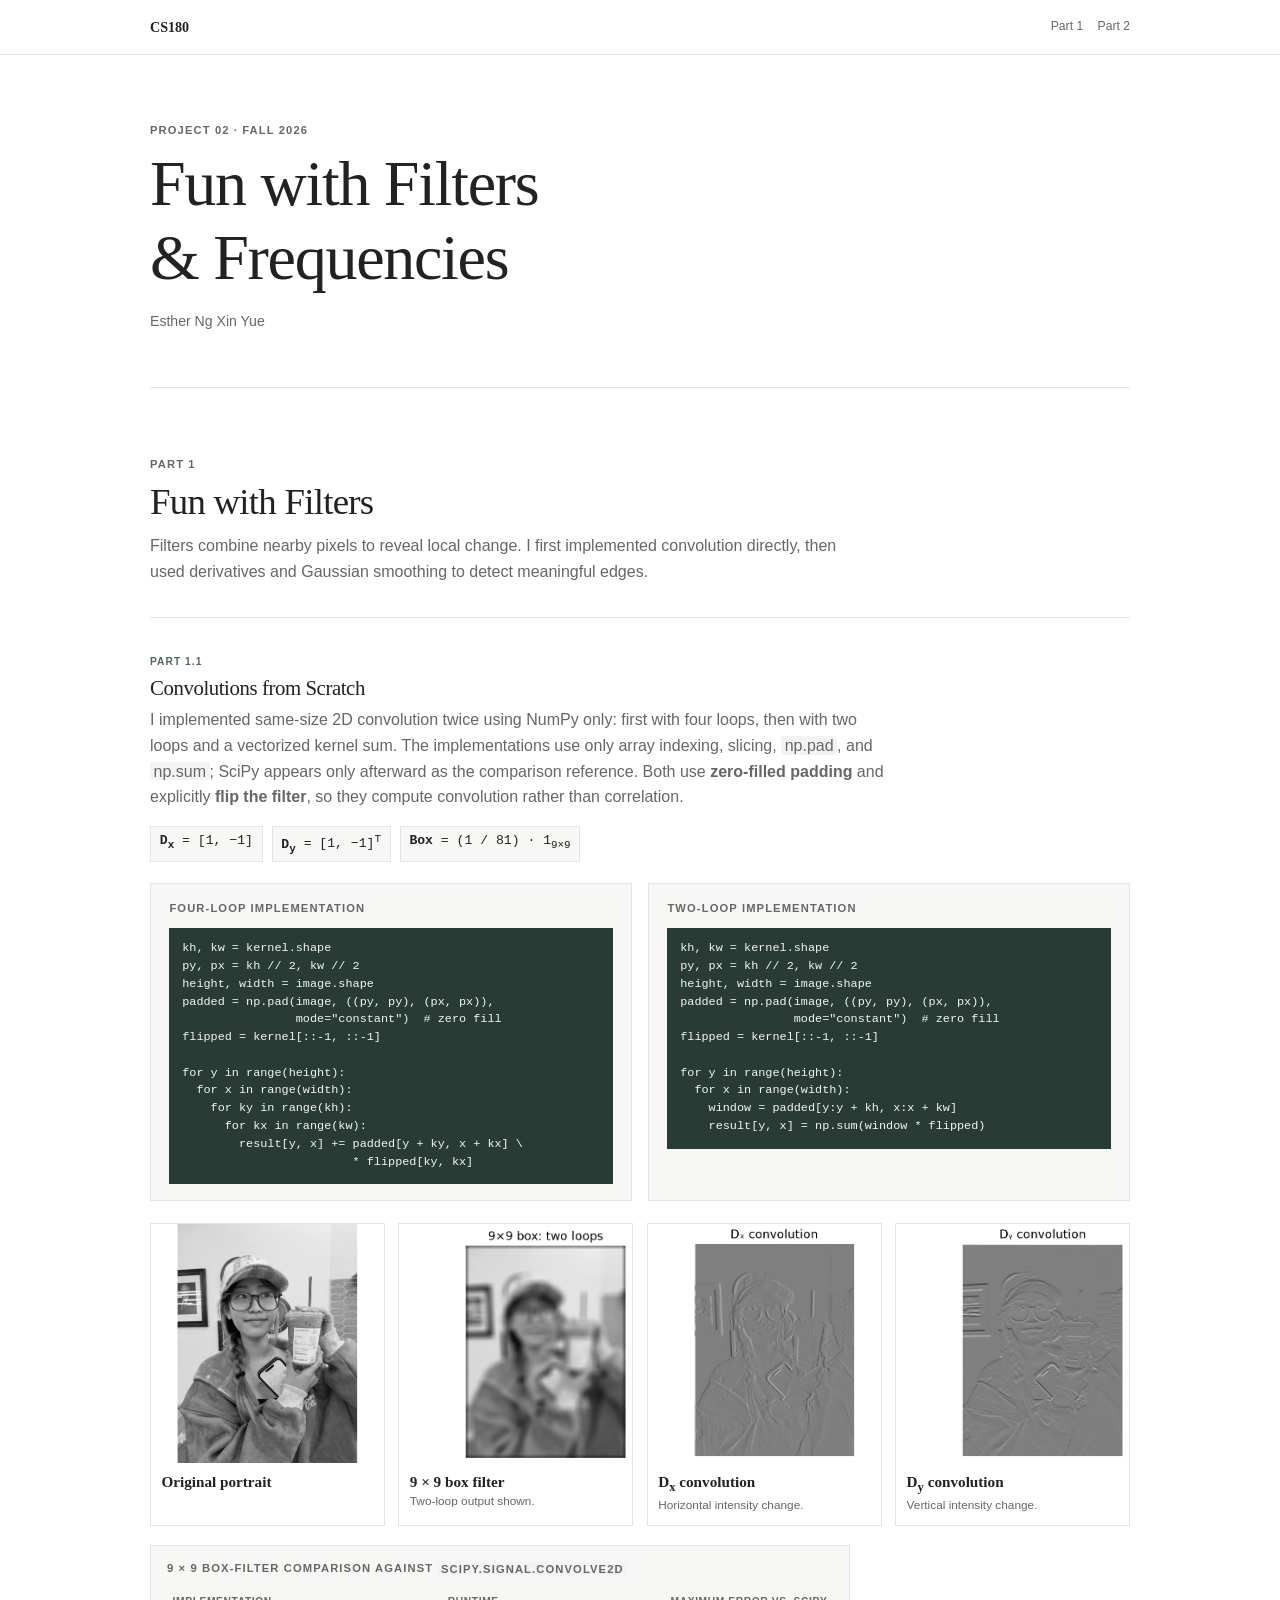
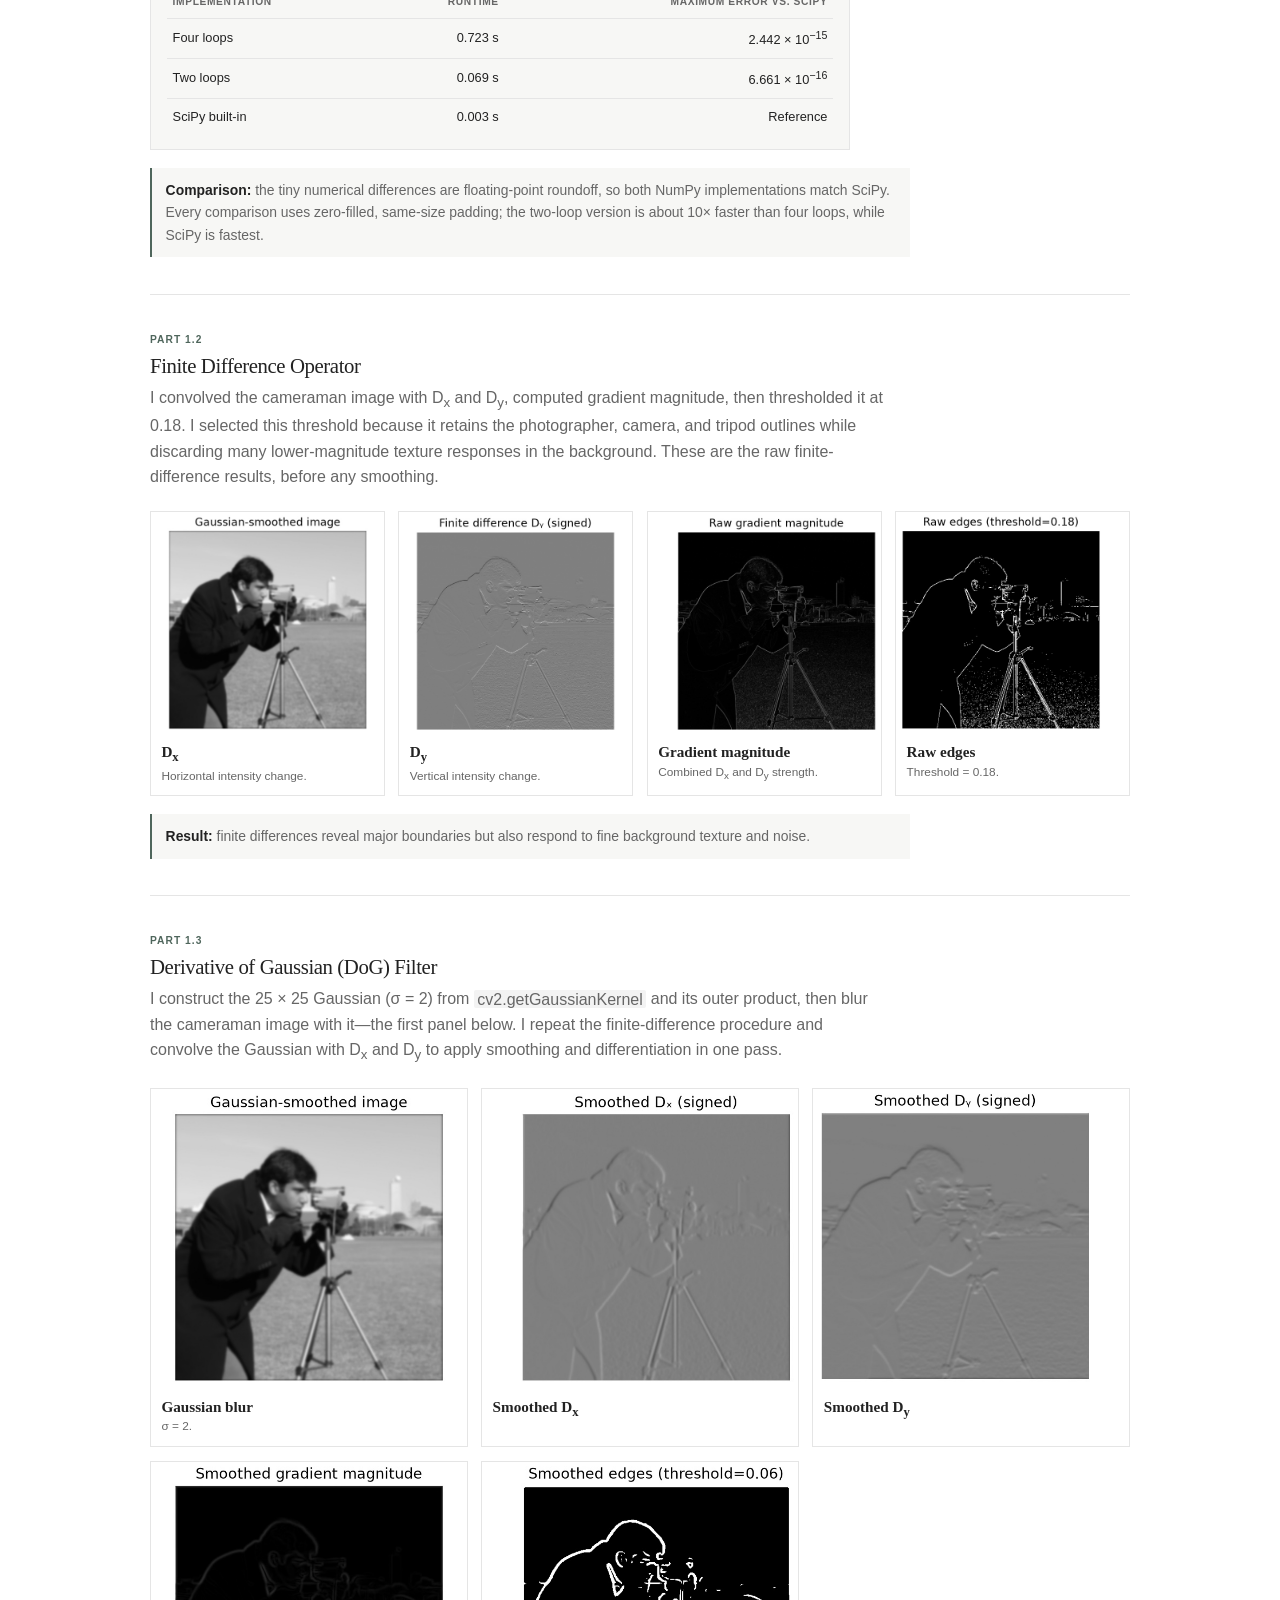
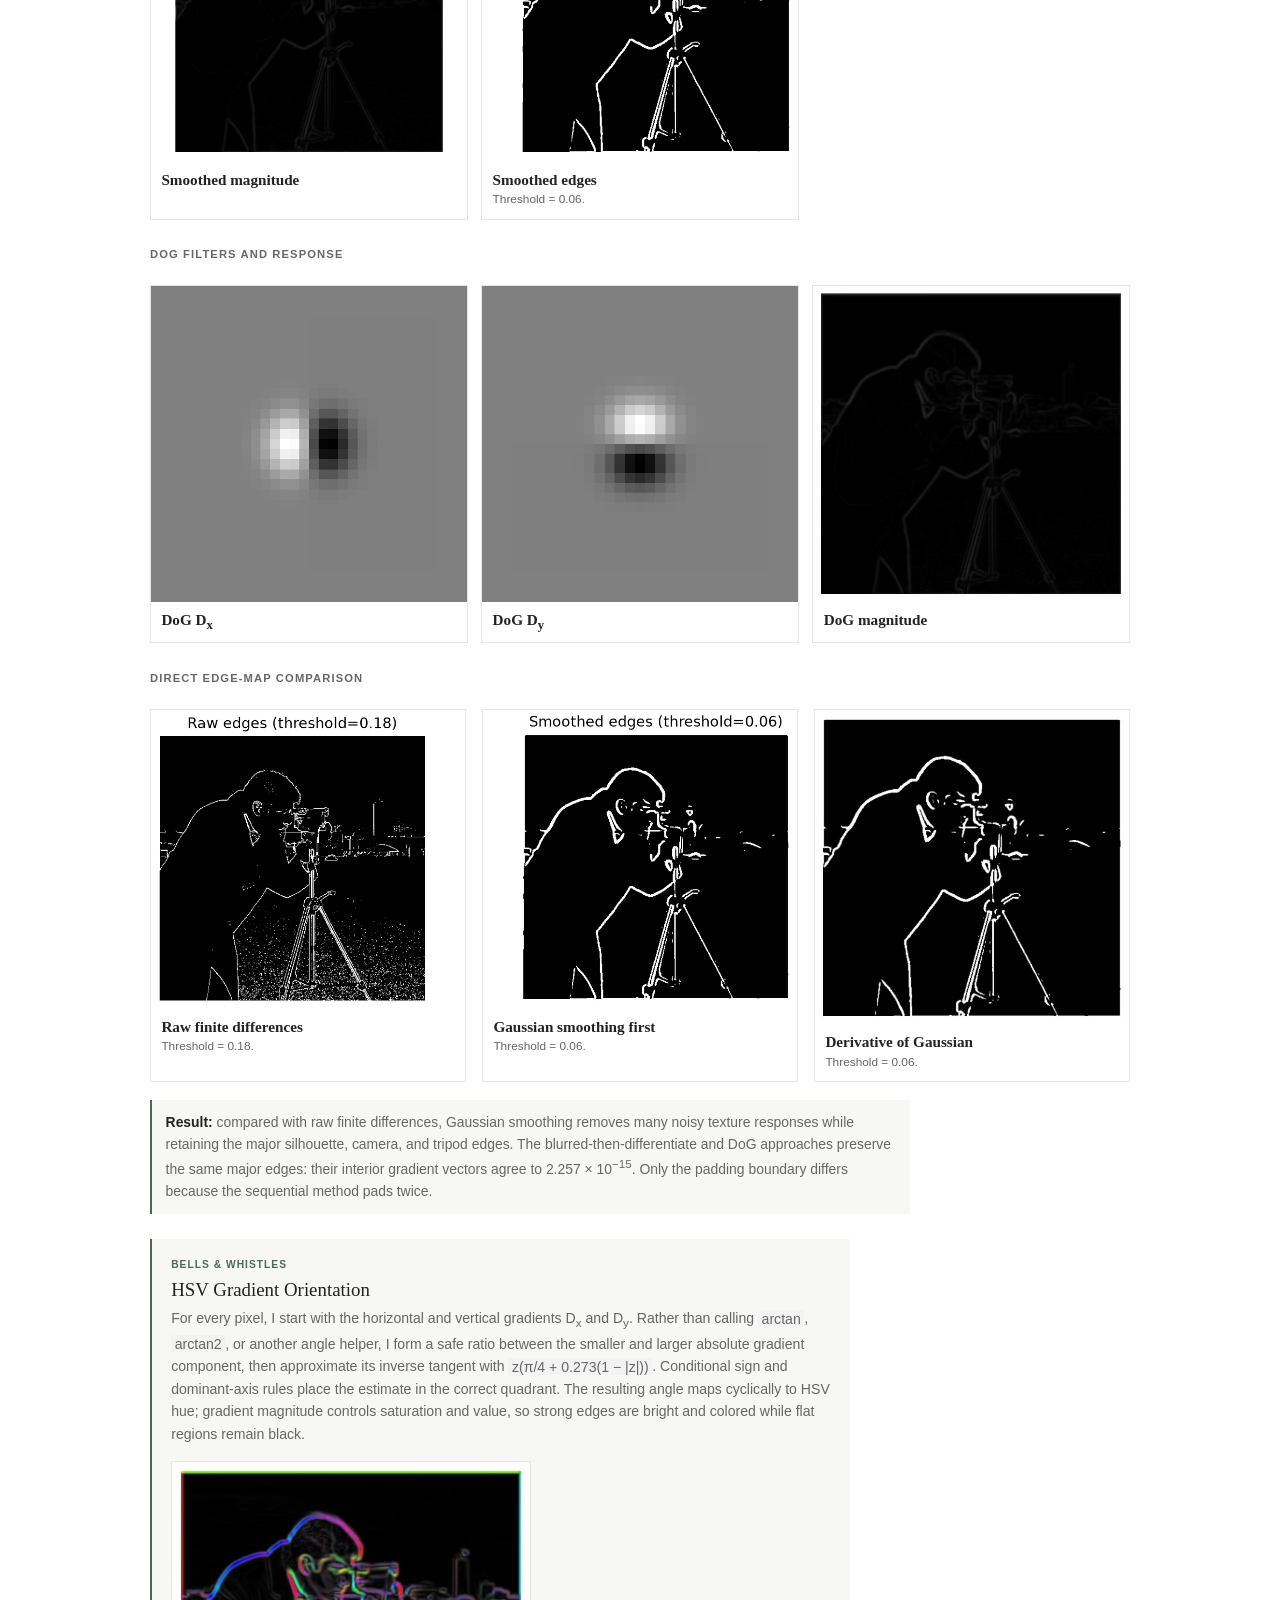
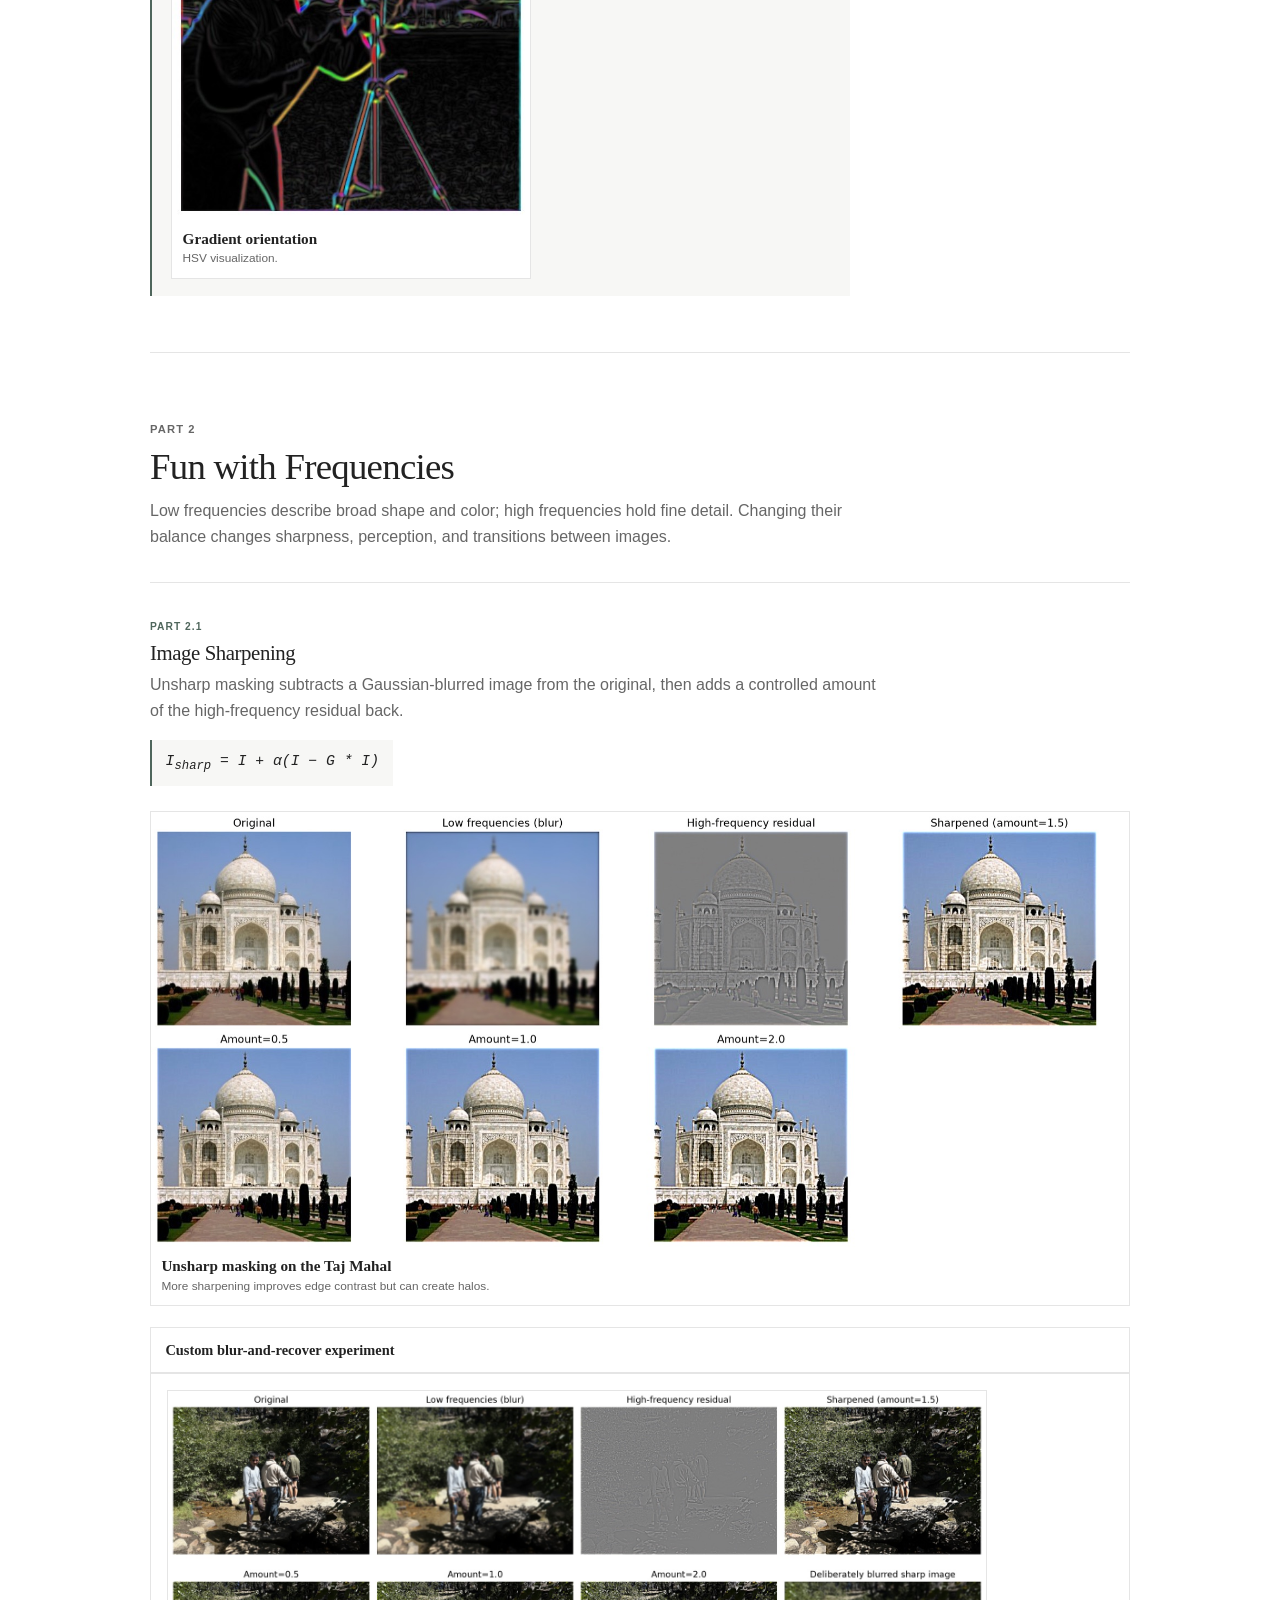
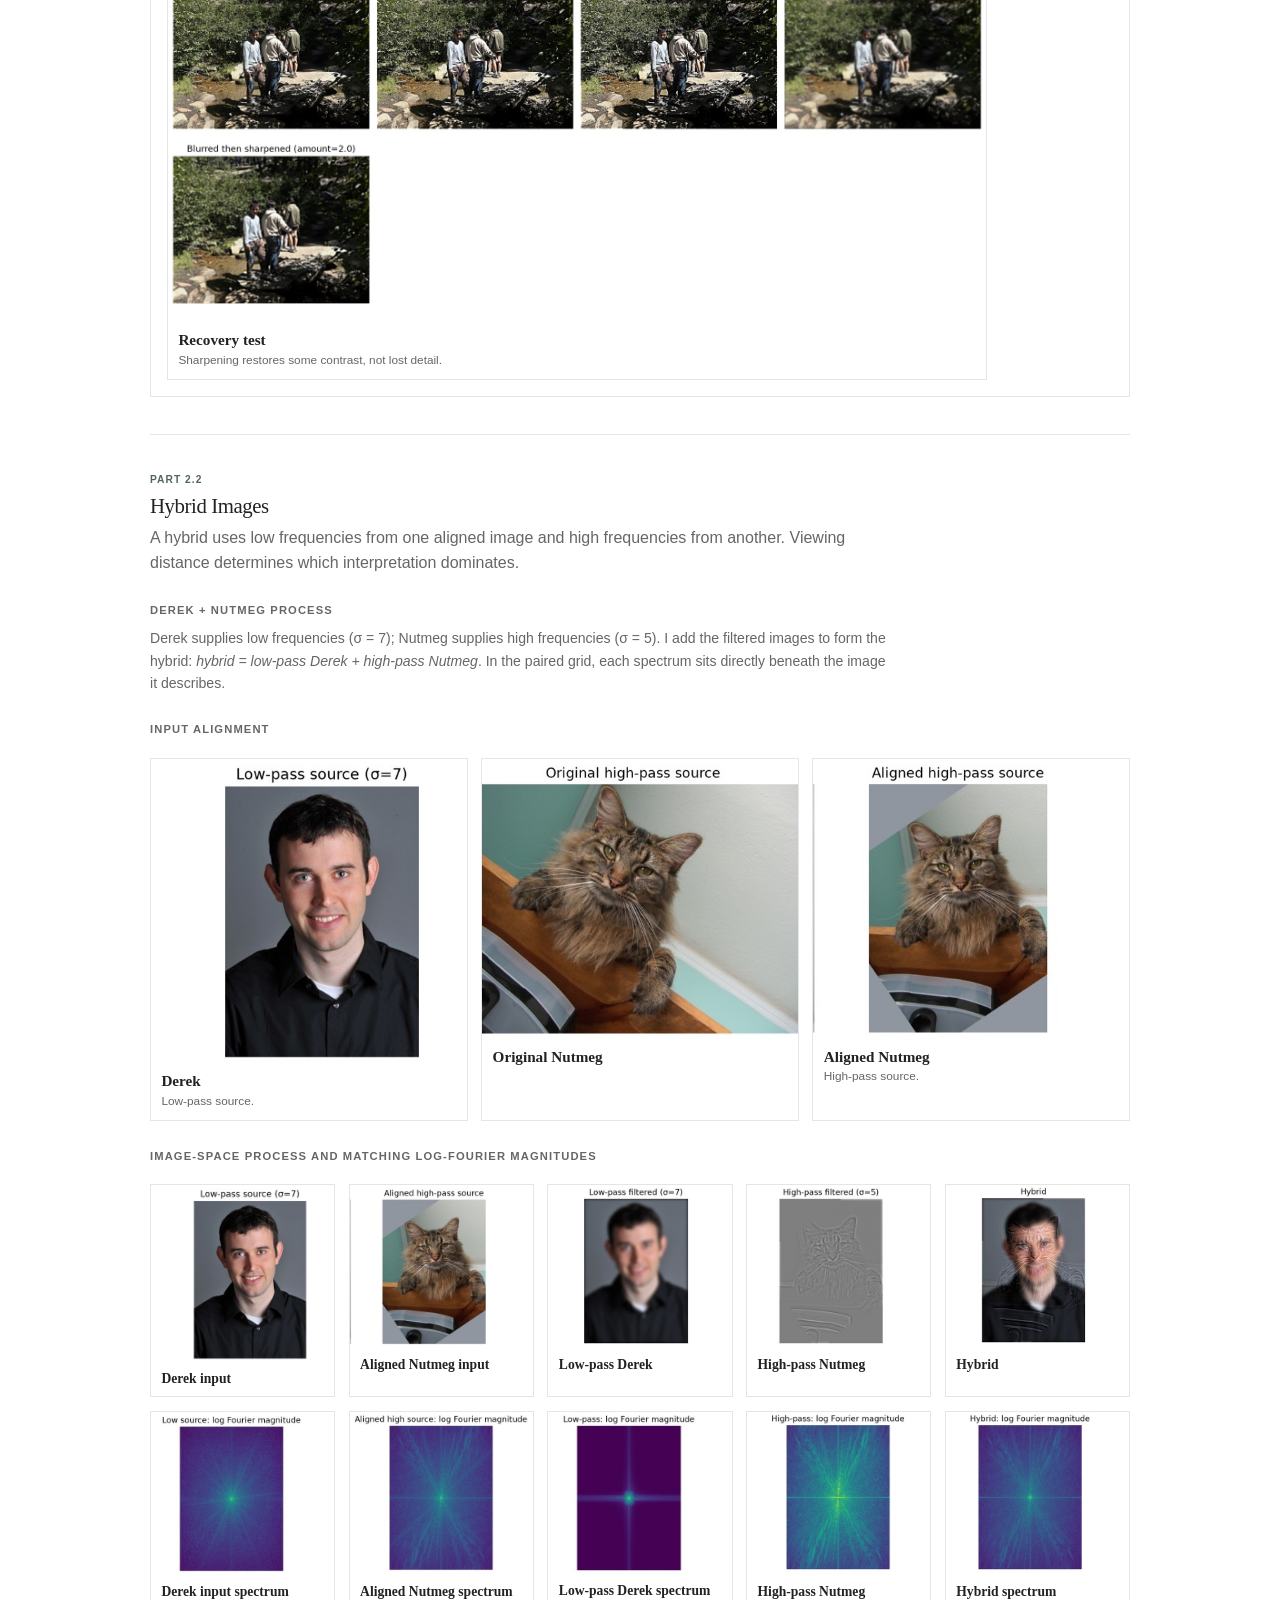
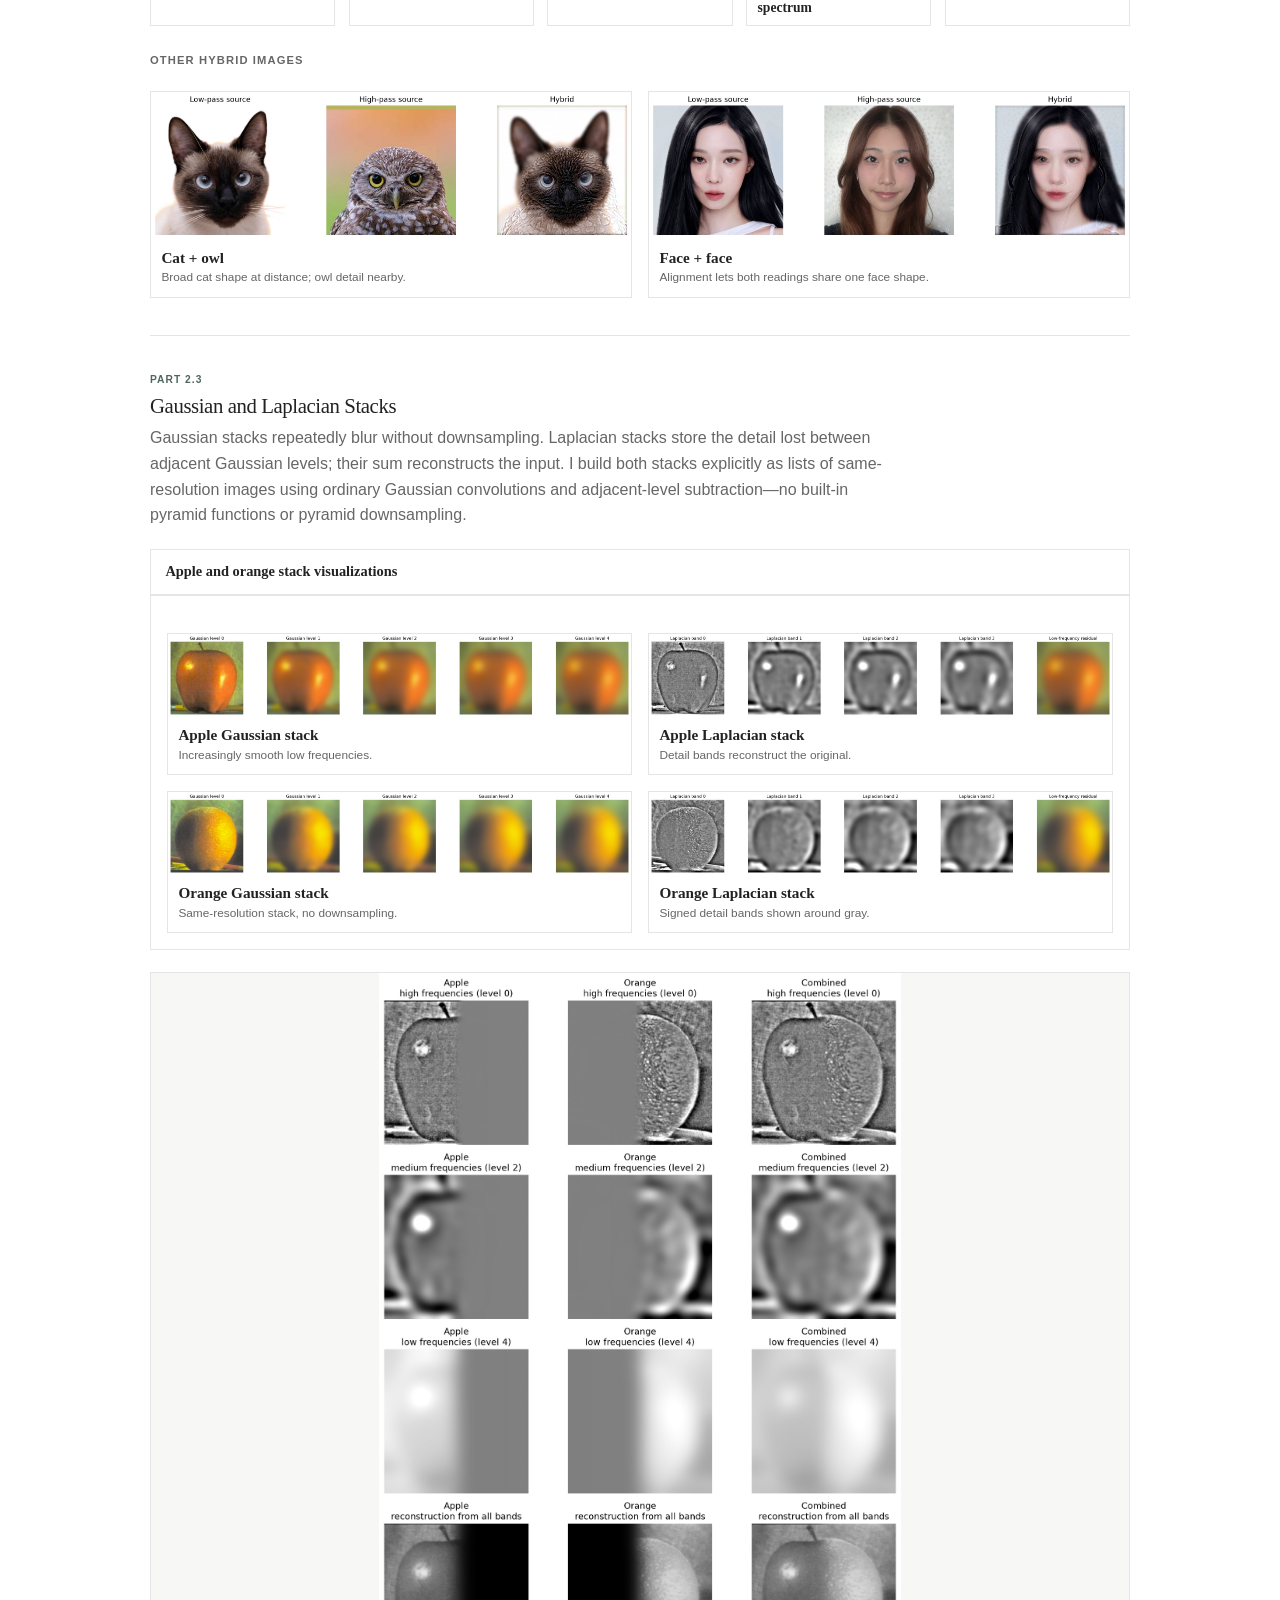
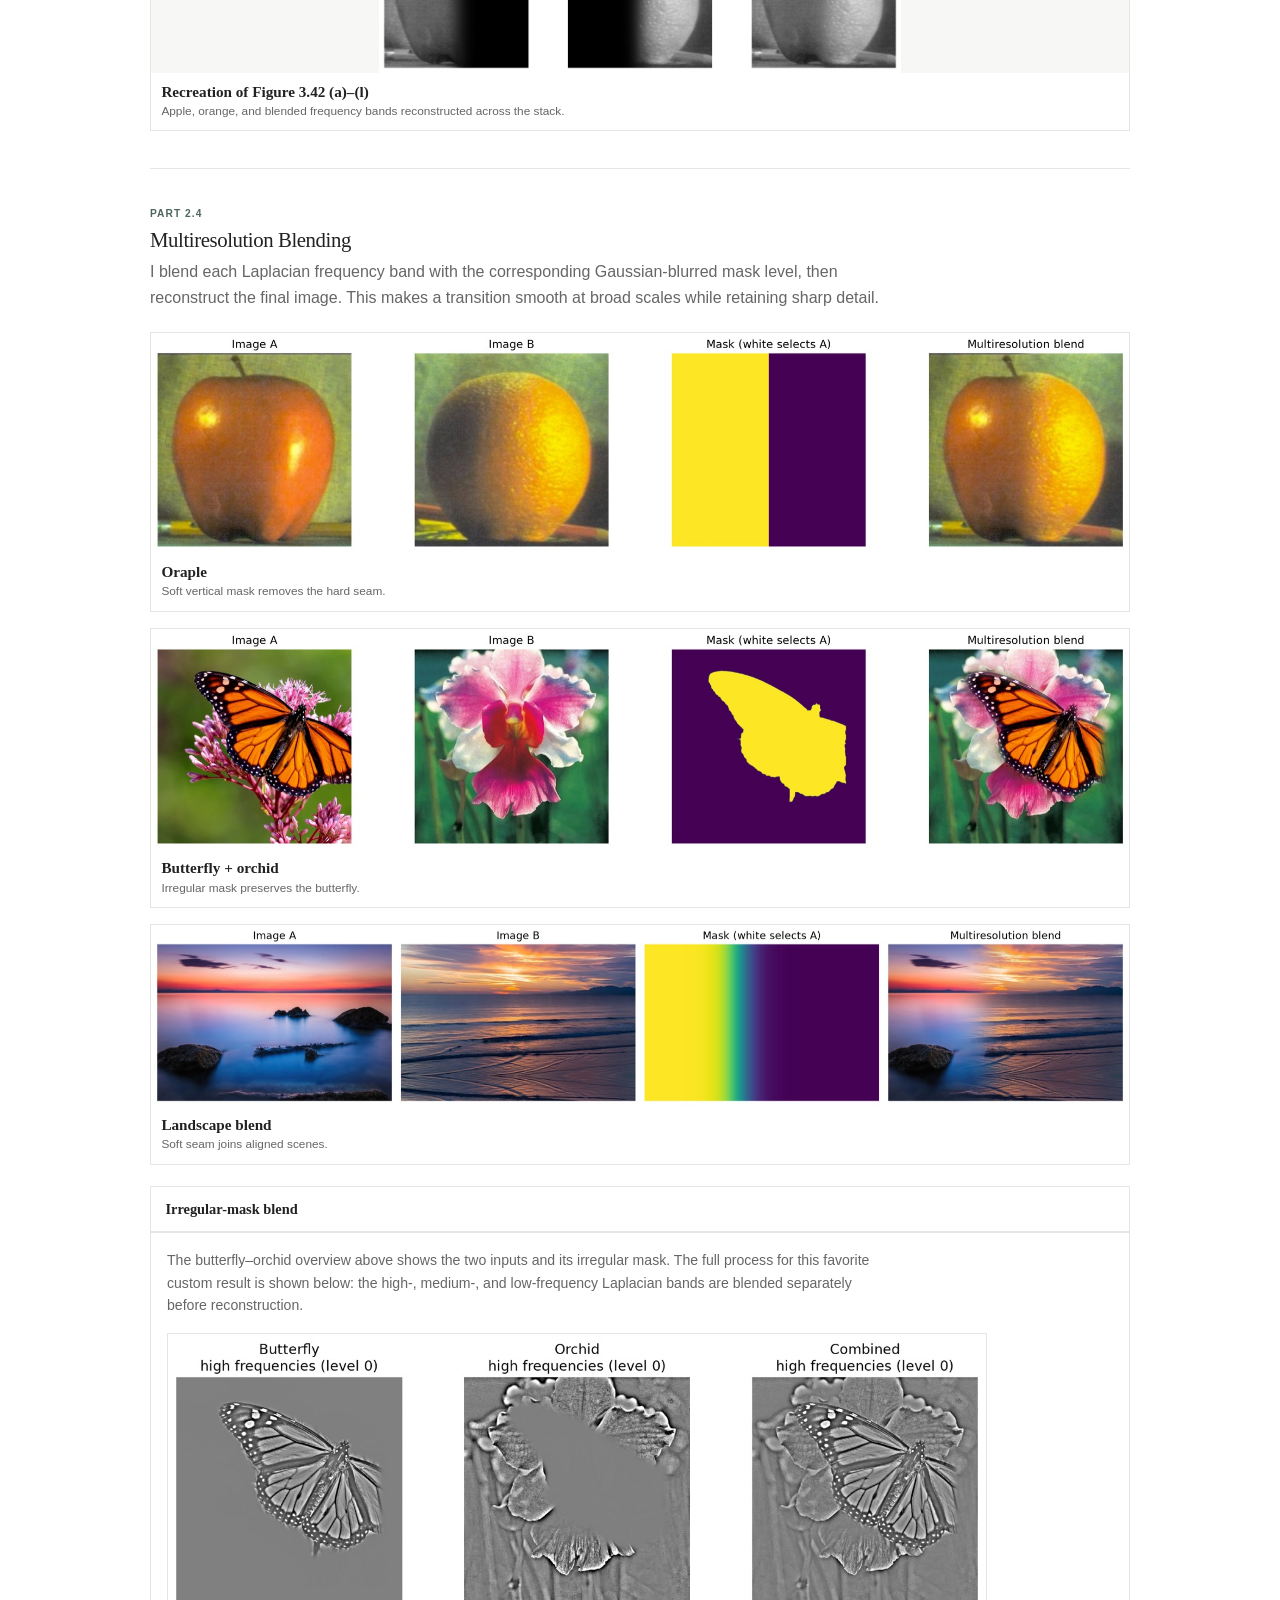
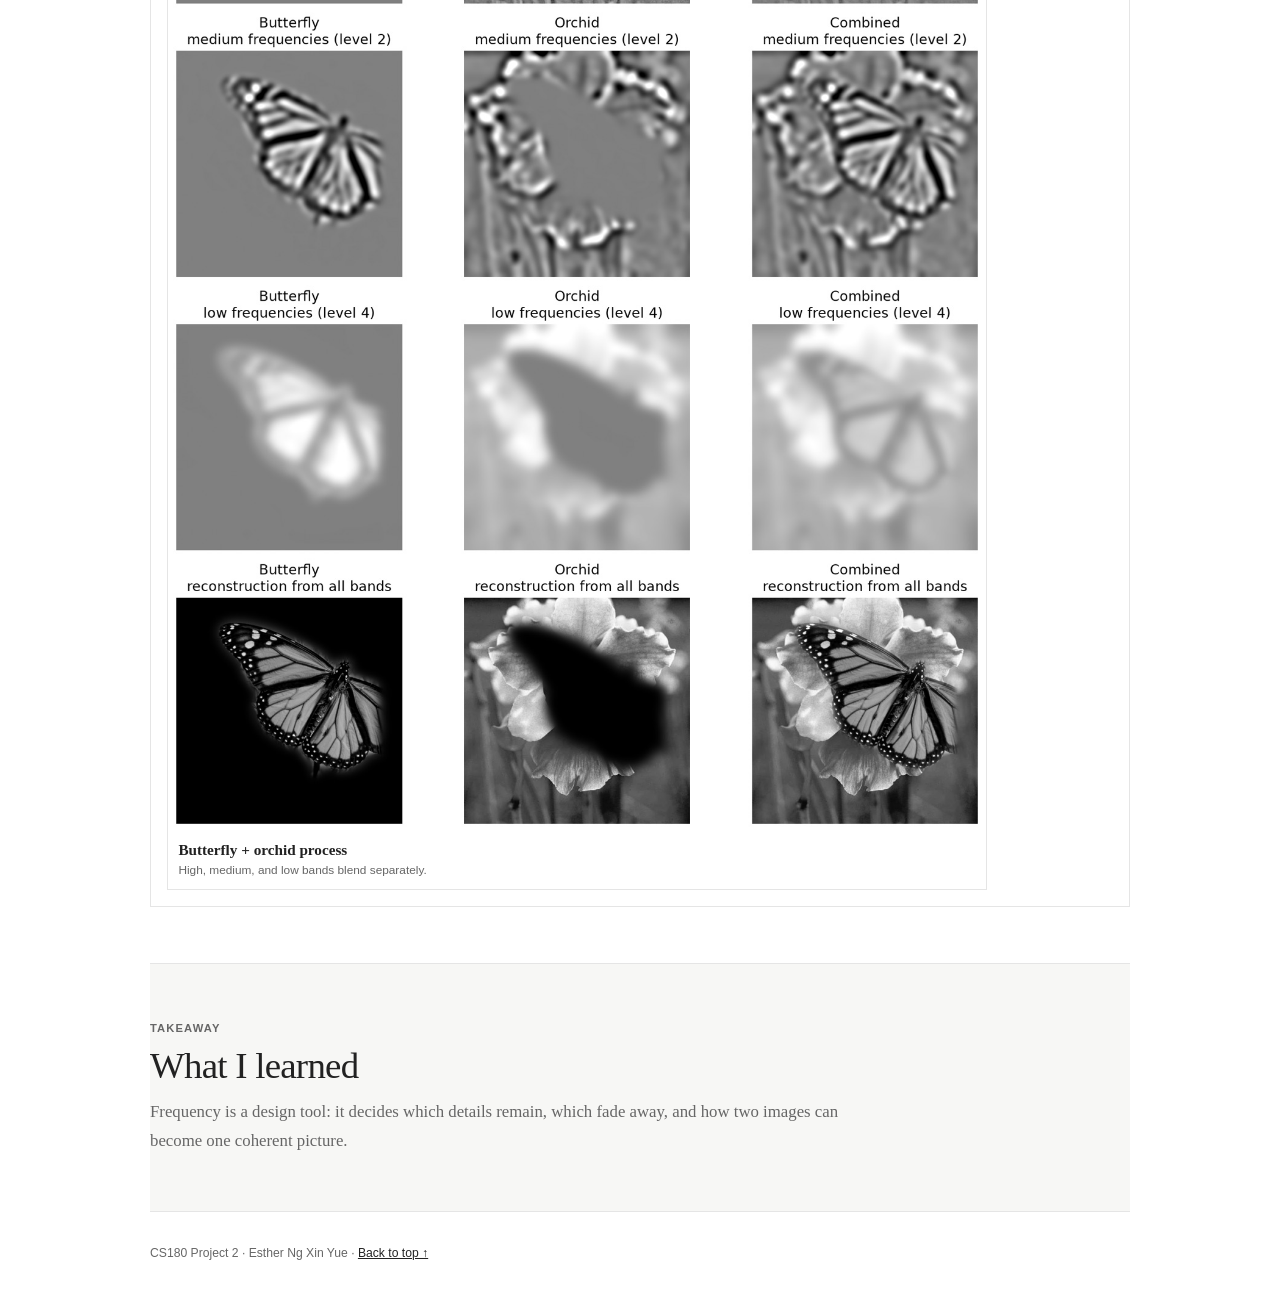
<file: proj2/index.html>
<!doctype html>
<html lang="en">
<head>
  <meta charset="utf-8">
  <meta name="viewport" content="width=device-width, initial-scale=1">
  <meta name="description" content="CS180 Project 2: Fun with Filters and Frequencies by Esther Ng Xin Yue.">
  <title>CS180 Project 2 — Fun with Filters and Frequencies</title>
  <link rel="stylesheet" href="styles.css">
</head>
<body>
  <header class="site-header" id="top">
<nav class="nav wrap" aria-label="Project navigation">
<a class="course" href="../index.html">CS180</a>
<div class="nav-links">
<a href="#part1">Part 1</a>
<a href="#part2">Part 2</a>
</div>
</nav>
</header>
  <main>
    <section class="hero wrap">
<p class="eyebrow">Project 02 · Fall 2026</p>
<h1>Fun with Filters<br>&amp; Frequencies</h1>
<p>Esther Ng Xin Yue</p>
</section>
    <div class="wrap report">
      <section class="part" id="part1">
<div class="part-heading">
<p class="eyebrow">Part 1</p>
<h2>Fun with Filters</h2>
<p>Filters combine nearby pixels to reveal local change. I first implemented convolution directly, then used derivatives and Gaussian smoothing to detect meaningful edges.</p>
</div>
        <section class="subpart" id="part1-1">
<p class="subpart-number">Part 1.1</p>
<h3>Convolutions from Scratch</h3>
<p class="subpart-intro">I implemented same-size 2D convolution twice using NumPy only: first with four loops, then with two loops and a vectorized kernel sum. The implementations use only array indexing, slicing, <code>np.pad</code>, and <code>np.sum</code>; SciPy appears only afterward as the comparison reference. Both use <strong>zero-filled padding</strong> and explicitly <strong>flip the filter</strong>, so they compute convolution rather than correlation.</p>
<div class="filter-definitions">
<span>
<strong>D<sub>x</sub>
</strong> = [1, −1]</span>
<span>
<strong>D<sub>y</sub>
</strong> = [1, −1]<sup>T</sup>
</span>
<span>
<strong>Box</strong> = (1 / 81) · 1<sub>9×9</sub>
</span>
</div>
          <div class="implementation">
<div>
<p class="label">Four-loop implementation</p>
<pre>
<code>kh, kw = kernel.shape
py, px = kh // 2, kw // 2
height, width = image.shape
padded = np.pad(image, ((py, py), (px, px)),
                mode="constant")  # zero fill
flipped = kernel[::-1, ::-1]

for y in range(height):
  for x in range(width):
    for ky in range(kh):
      for kx in range(kw):
        result[y, x] += padded[y + ky, x + kx] \
                        * flipped[ky, kx]</code>
</pre>
</div>
<div>
<p class="label">Two-loop implementation</p>
<pre>
<code>kh, kw = kernel.shape
py, px = kh // 2, kw // 2
height, width = image.shape
padded = np.pad(image, ((py, py), (px, px)),
                mode="constant")  # zero fill
flipped = kernel[::-1, ::-1]

for y in range(height):
  for x in range(width):
    window = padded[y:y + kh, x:x + kw]
    result[y, x] = np.sum(window * flipped)</code>
</pre>
</div>
</div>
          <div class="four-up" aria-label="Four required portrait-filter results">
<figure>
<img src="web-assets/part1-1-portrait.jpg" alt="Original grayscale portrait">
<figcaption>
<strong>Original portrait</strong>
</figcaption>
</figure>
<figure>
<img src="web-assets/part1-1-box.jpg" alt="Portrait convolved with a 9 by 9 box filter using the two-loop implementation">
<figcaption>
<strong>9 × 9 box filter</strong>
<span>Two-loop output shown.</span>
</figcaption>
</figure>
<figure>
<img src="web-assets/part1-1-dx.jpg" alt="Portrait convolved with the horizontal finite difference filter D x">
<figcaption>
<strong>D<sub>x</sub> convolution</strong>
<span>Horizontal intensity change.</span>
</figcaption>
</figure>
<figure>
<img src="web-assets/part1-1-dy.jpg" alt="Portrait convolved with the vertical finite difference filter D y">
<figcaption>
<strong>D<sub>y</sub> convolution</strong>
<span>Vertical intensity change.</span>
</figcaption>
</figure>
</div>
          <div class="comparison-table">
<p class="label">9 × 9 box-filter comparison against <code>scipy.signal.convolve2d</code>
</p>
<table>
<thead>
<tr>
<th>Implementation</th>
<th>Runtime</th>
<th>Maximum error vs. SciPy</th>
</tr>
</thead>
<tbody>
<tr>
<td>Four loops</td>
<td>0.723 s</td>
<td>2.442 × 10<sup>−15</sup>
</td>
</tr>
<tr>
<td>Two loops</td>
<td>0.069 s</td>
<td>6.661 × 10<sup>−16</sup>
</td>
</tr>
<tr>
<td>SciPy built-in</td>
<td>0.003 s</td>
<td>Reference</td>
</tr>
</tbody>
</table>
</div>
          <p class="result-note">
<strong>Comparison:</strong> the tiny numerical differences are floating-point roundoff, so both NumPy implementations match SciPy. Every comparison uses zero-filled, same-size padding; the two-loop version is about 10× faster than four loops, while SciPy is fastest.</p>
        </section>

        <section class="subpart" id="part1-2">
<p class="subpart-number">Part 1.2</p>
<h3>Finite Difference Operator</h3>
<p class="subpart-intro">I convolved the cameraman image with D<sub>x</sub> and D<sub>y</sub>, computed gradient magnitude, then thresholded it at 0.18. I selected this threshold because it retains the photographer, camera, and tripod outlines while discarding many lower-magnitude texture responses in the background. These are the raw finite-difference results, before any smoothing.</p>
<div class="four-up">
<figure>
<img src="web-assets/part1-2-dx.jpg" alt="Raw horizontal finite difference D x of the cameraman image">
<figcaption>
<strong>D<sub>x</sub>
</strong>
<span>Horizontal intensity change.</span>
</figcaption>
</figure>
<figure>
<img src="web-assets/part1-2-dy.jpg" alt="Raw vertical finite difference D y of the cameraman image">
<figcaption>
<strong>D<sub>y</sub>
</strong>
<span>Vertical intensity change.</span>
</figcaption>
</figure>
<figure>
<img src="web-assets/part1-2-magnitude.jpg" alt="Raw gradient magnitude of the cameraman image">
<figcaption>
<strong>Gradient magnitude</strong>
<span>Combined D<sub>x</sub> and D<sub>y</sub> strength.</span>
</figcaption>
</figure>
<figure>
<img src="web-assets/part1-2-edges.jpg" alt="Raw thresholded edge map of the cameraman image">
<figcaption>
<strong>Raw edges</strong>
<span>Threshold = 0.18.</span>
</figcaption>
</figure>
</div>
<p class="result-note">
<strong>Result:</strong> finite differences reveal major boundaries but also respond to fine background texture and noise.</p>
</section>

        <section class="subpart" id="part1-3">
<p class="subpart-number">Part 1.3</p>
<h3>Derivative of Gaussian (DoG) Filter</h3>
<p class="subpart-intro">I construct the 25 × 25 Gaussian (σ = 2) from <code>cv2.getGaussianKernel</code> and its outer product, then blur the cameraman image with it—the first panel below. I repeat the finite-difference procedure and convolve the Gaussian with D<sub>x</sub> and D<sub>y</sub> to apply smoothing and differentiation in one pass.</p>
<div class="five-up">
<figure>
<img src="web-assets/part1-3-blurred.jpg" alt="Gaussian-smoothed cameraman image">
<figcaption>
<strong>Gaussian blur</strong>
<span>σ = 2.</span>
</figcaption>
</figure>
<figure>
<img src="web-assets/part1-3-dx.jpg" alt="Horizontal derivative of Gaussian-smoothed cameraman image">
<figcaption>
<strong>Smoothed D<sub>x</sub>
</strong>
</figcaption>
</figure>
<figure>
<img src="web-assets/part1-3-dy.jpg" alt="Vertical derivative of Gaussian-smoothed cameraman image">
<figcaption>
<strong>Smoothed D<sub>y</sub>
</strong>
</figcaption>
</figure>
<figure>
<img src="web-assets/part1-3-magnitude.jpg" alt="Smoothed gradient magnitude">
<figcaption>
<strong>Smoothed magnitude</strong>
</figcaption>
</figure>
<figure>
<img src="web-assets/part1-3-edges.jpg" alt="Thresholded smoothed edge map">
<figcaption>
<strong>Smoothed edges</strong>
<span>Threshold = 0.06.</span>
</figcaption>
</figure>
</div>
<p class="label section-label">DoG filters and response</p>
<div class="dog-grid">
<figure>
<img src="web-assets/part1-3-dog-dx.jpg" alt="Derivative-of-Gaussian filter D x">
<figcaption>
<strong>DoG D<sub>x</sub>
</strong>
</figcaption>
</figure>
<figure>
<img src="web-assets/part1-3-dog-dy.jpg" alt="Derivative-of-Gaussian filter D y">
<figcaption>
<strong>DoG D<sub>y</sub>
</strong>
</figcaption>
</figure>
<figure>
<img src="web-assets/part1-3-dog-magnitude.jpg" alt="Gradient magnitude from derivative-of-Gaussian filters">
<figcaption>
<strong>DoG magnitude</strong>
</figcaption>
</figure>
</div>
<p class="label section-label">Direct edge-map comparison</p>
<div class="result-grid three">
<figure>
<img src="web-assets/part1-2-edges.jpg" alt="Raw finite-difference edge map">
<figcaption>
<strong>Raw finite differences</strong>
<span>Threshold = 0.18.</span>
</figcaption>
</figure>
<figure>
<img src="web-assets/part1-3-edges.jpg" alt="Gaussian-smoothed edge map">
<figcaption>
<strong>Gaussian smoothing first</strong>
<span>Threshold = 0.06.</span>
</figcaption>
</figure>
<figure>
<img src="web-assets/part1-3-dog-edges.jpg" alt="Derivative-of-Gaussian edge map">
<figcaption>
<strong>Derivative of Gaussian</strong>
<span>Threshold = 0.06.</span>
</figcaption>
</figure>
</div>
<p class="result-note">
<strong>Result:</strong> compared with raw finite differences, Gaussian smoothing removes many noisy texture responses while retaining the major silhouette, camera, and tripod edges. The blurred-then-differentiate and DoG approaches preserve the same major edges: their interior gradient vectors agree to 2.257 × 10<sup>−15</sup>. Only the padding boundary differs because the sequential method pads twice.</p>
<section class="bells-whistles">
<p class="subpart-number">Bells &amp; Whistles</p>
<h4>HSV Gradient Orientation</h4>
<p>For every pixel, I start with the horizontal and vertical gradients D<sub>x</sub> and D<sub>y</sub>. Rather than calling <code>arctan</code>, <code>arctan2</code>, or another angle helper, I form a safe ratio between the smaller and larger absolute gradient component, then approximate its inverse tangent with <code>z(π/4 + 0.273(1 − |z|))</code>. Conditional sign and dominant-axis rules place the estimate in the correct quadrant. The resulting angle maps cyclically to HSV hue; gradient magnitude controls saturation and value, so strong edges are bright and colored while flat regions remain black.</p>
<figure class="orientation-figure">
<img src="web-assets/part1-3-orientation.jpg" alt="HSV visualization of cameraman gradient orientation">
<figcaption>
<strong>Gradient orientation</strong>
<span>HSV visualization.</span>
</figcaption>
</figure>
</section>
</section>
      </section>

      <section class="part" id="part2">
<div class="part-heading">
<p class="eyebrow">Part 2</p>
<h2>Fun with Frequencies</h2>
<p>Low frequencies describe broad shape and color; high frequencies hold fine detail. Changing their balance changes sharpness, perception, and transitions between images.</p>
</div>
        <section class="subpart" id="part2-1">
<p class="subpart-number">Part 2.1</p>
<h3>Image Sharpening</h3>
<p class="subpart-intro">Unsharp masking subtracts a Gaussian-blurred image from the original, then adds a controlled amount of the high-frequency residual back.</p>
<div class="formula">I<sub>sharp</sub> = I + α(I − G * I)</div>
<figure class="hero-figure">
<img src="web-assets/sharpening_taj.jpg" alt="Taj Mahal image showing original, blurred, high-frequency, sharpened, and different sharpening amount results">
<figcaption>
<strong>Unsharp masking on the Taj Mahal</strong>
<span>More sharpening improves edge contrast but can create halos.</span>
</figcaption>
</figure>
<div class="evidence">
<div class="evidence-title">Custom blur-and-recover experiment </div>
<div class="evidence-body">
<figure>
<img loading="lazy" src="web-assets/sharpening_custom.jpg" alt="Custom image with blur, high-frequency residual, sharpened variants, and blur-and-recover test">
<figcaption>
<strong>Recovery test</strong>
<span>Sharpening restores some contrast, not lost detail.</span>
</figcaption>
</figure>
</div>
</div>
</section>

        <section class="subpart" id="part2-2">
<p class="subpart-number">Part 2.2</p>
<h3>Hybrid Images</h3>
<p class="subpart-intro">A hybrid uses low frequencies from one aligned image and high frequencies from another. Viewing distance determines which interpretation dominates.</p>
<p class="label section-label">Derek + Nutmeg process</p>
<p class="process-intro">Derek supplies low frequencies (σ = 7); Nutmeg supplies high frequencies (σ = 5). I add the filtered images to form the hybrid: <em>hybrid = low-pass Derek + high-pass Nutmeg</em>. In the paired grid, each spectrum sits directly beneath the image it describes.</p>
<p class="label section-label">Input alignment</p>
<div class="hybrid-alignment">
<figure>
<img src="web-assets/hybrid-derek-input.jpg" alt="Derek low-pass source">
<figcaption>
<strong>Derek</strong>
<span>Low-pass source.</span>
</figcaption>
</figure>
<figure>
<img src="web-assets/hybrid-nutmeg-original.jpg" alt="Original Nutmeg high-pass source">
<figcaption>
<strong>Original Nutmeg</strong>
</figcaption>
</figure>
<figure>
<img src="web-assets/hybrid-nutmeg-aligned.jpg" alt="Nutmeg aligned to Derek">
<figcaption>
<strong>Aligned Nutmeg</strong>
<span>High-pass source.</span>
</figcaption>
</figure>
</div>
<p class="label section-label">Image-space process and matching log-Fourier magnitudes</p>
<div class="hybrid-frequency-grid">
<figure>
<img src="web-assets/hybrid-derek-input.jpg" alt="Derek low-pass source">
<figcaption>
<strong>Derek input</strong>
</figcaption>
</figure>
<figure>
<img src="web-assets/hybrid-nutmeg-aligned.jpg" alt="Nutmeg aligned to Derek">
<figcaption>
<strong>Aligned Nutmeg input</strong>
</figcaption>
</figure>
<figure>
<img src="web-assets/hybrid-lowpass-derek.jpg" alt="Low-pass filtered Derek">
<figcaption>
<strong>Low-pass Derek</strong>
</figcaption>
</figure>
<figure>
<img src="web-assets/hybrid-highpass-nutmeg.jpg" alt="High-pass filtered Nutmeg">
<figcaption>
<strong>High-pass Nutmeg</strong>
</figcaption>
</figure>
<figure>
<img src="web-assets/hybrid-derek-nutmeg.jpg" alt="Derek and Nutmeg hybrid image">
<figcaption>
<strong>Hybrid</strong>
</figcaption>
</figure>
<figure>
<img src="web-assets/hybrid-derek-input-spectrum.jpg" alt="Log Fourier magnitude of Derek input">
<figcaption>
<strong>Derek input spectrum</strong>
</figcaption>
</figure>
<figure>
<img src="web-assets/hybrid-nutmeg-aligned-spectrum.jpg" alt="Log Fourier magnitude of aligned Nutmeg input">
<figcaption>
<strong>Aligned Nutmeg spectrum</strong>
</figcaption>
</figure>
<figure>
<img src="web-assets/hybrid-lowpass-spectrum.jpg" alt="Log Fourier magnitude of low-pass Derek">
<figcaption>
<strong>Low-pass Derek spectrum</strong>
</figcaption>
</figure>
<figure>
<img src="web-assets/hybrid-highpass-spectrum.jpg" alt="Log Fourier magnitude of high-pass Nutmeg">
<figcaption>
<strong>High-pass Nutmeg spectrum</strong>
</figcaption>
</figure>
<figure>
<img src="web-assets/hybrid-spectrum.jpg" alt="Log Fourier magnitude of the hybrid">
<figcaption>
<strong>Hybrid spectrum</strong>
</figcaption>
</figure>
</div>
<p class="label section-label">Other hybrid images</p>
<div class="result-grid">
<figure>
<img src="web-assets/hybrid_custom_1_overview.jpg" alt="Cat low-pass input, aligned owl high-pass input, and resulting hybrid">
<figcaption>
<strong>Cat + owl</strong>
<span>Broad cat shape at distance; owl detail nearby.</span>
</figcaption>
</figure>
<figure>
<img src="web-assets/hybrid_custom_2_overview.jpg" alt="Two aligned face inputs and their resulting hybrid">
<figcaption>
<strong>Face + face</strong>
<span>Alignment lets both readings share one face shape.</span>
</figcaption>
</figure>
</div>
</section>

        <section class="subpart" id="part2-3">
<p class="subpart-number">Part 2.3</p>
<h3>Gaussian and Laplacian Stacks</h3>
<p class="subpart-intro">Gaussian stacks repeatedly blur without downsampling. Laplacian stacks store the detail lost between adjacent Gaussian levels; their sum reconstructs the input. I build both stacks explicitly as lists of same-resolution images using ordinary Gaussian convolutions and adjacent-level subtraction—no built-in pyramid functions or pyramid downsampling.</p>
<div class="evidence">
<div class="evidence-title">Apple and orange stack visualizations </div>
<div class="evidence-body">
<div class="evidence-grid">
<figure>
<img loading="lazy" src="web-assets/gaussian_stack_oraple_a.jpg" alt="Gaussian stack for apple">
<figcaption>
<strong>Apple Gaussian stack</strong>
<span>Increasingly smooth low frequencies.</span>
</figcaption>
</figure>
<figure>
<img loading="lazy" src="web-assets/laplacian_stack_oraple_a.jpg" alt="Laplacian stack for apple">
<figcaption>
<strong>Apple Laplacian stack</strong>
<span>Detail bands reconstruct the original.</span>
</figcaption>
</figure>
<figure>
<img loading="lazy" src="web-assets/gaussian_stack_oraple_b.jpg" alt="Gaussian stack for orange">
<figcaption>
<strong>Orange Gaussian stack</strong>
<span>Same-resolution stack, no downsampling.</span>
</figcaption>
</figure>
<figure>
<img loading="lazy" src="web-assets/laplacian_stack_oraple_b.jpg" alt="Laplacian stack for orange">
<figcaption>
<strong>Orange Laplacian stack</strong>
<span>Signed detail bands shown around gray.</span>
</figcaption>
</figure>
</div>
</div>
</div>
<figure class="hero-figure">
<img src="web-assets/blend_oraple_process.jpg" alt="Apple and orange multiresolution blending process showing Figure 3.42 frequency-band reconstruction">
<figcaption>
<strong>Recreation of Figure 3.42 (a)–(l)</strong>
<span>Apple, orange, and blended frequency bands reconstructed across the stack.</span>
</figcaption>
</figure>
</section>

        <section class="subpart" id="part2-4">
<p class="subpart-number">Part 2.4</p>
<h3>Multiresolution Blending</h3>
<p class="subpart-intro">I blend each Laplacian frequency band with the corresponding Gaussian-blurred mask level, then reconstruct the final image. This makes a transition smooth at broad scales while retaining sharp detail.</p>
<div class="blend-results">
<figure>
<img src="web-assets/blend_oraple_overview.jpg" alt="Apple, orange, vertical mask, and their multiresolution blend">
<figcaption>
<strong>Oraple</strong>
<span>Soft vertical mask removes the hard seam.</span>
</figcaption>
</figure>
<figure>
<img src="web-assets/blend_custom_1_overview.jpg" alt="Butterfly, orchid, irregular mask, and their blend">
<figcaption>
<strong>Butterfly + orchid</strong>
<span>Irregular mask preserves the butterfly.</span>
</figcaption>
</figure>
<figure>
<img src="web-assets/blend_custom_2_overview.jpg" alt="Two landscape images, a vertical mask, and their resulting blend">
<figcaption>
<strong>Landscape blend</strong>
<span>Soft seam joins aligned scenes.</span>
</figcaption>
</figure>
</div>
<div class="evidence">
<div class="evidence-title">Irregular-mask blend </div>
<div class="evidence-body">
<p>The butterfly–orchid overview above shows the two inputs and its irregular mask. The full process for this favorite custom result is shown below: the high-, medium-, and low-frequency Laplacian bands are blended separately before reconstruction.</p>
<figure>
<img loading="lazy" src="web-assets/blend_custom_1_process.jpg" alt="Butterfly and orchid multiresolution blending bands">
<figcaption>
<strong>Butterfly + orchid process</strong>
<span>High, medium, and low bands blend separately.</span>
</figcaption>
</figure>
</div>
</div>
</section>
      </section>
      <section class="takeaway">
<p class="eyebrow">Takeaway</p>
<h2>What I learned</h2>
<p>Frequency is a design tool: it decides which details remain, which fade away, and how two images can become one coherent picture.</p>
</section>
    </div>
  </main>
  <footer>
<div class="wrap">CS180 Project 2 · Esther Ng Xin Yue · <a href="#top">Back to top ↑</a>
</div>
</footer>
</body>
</html>
</file>
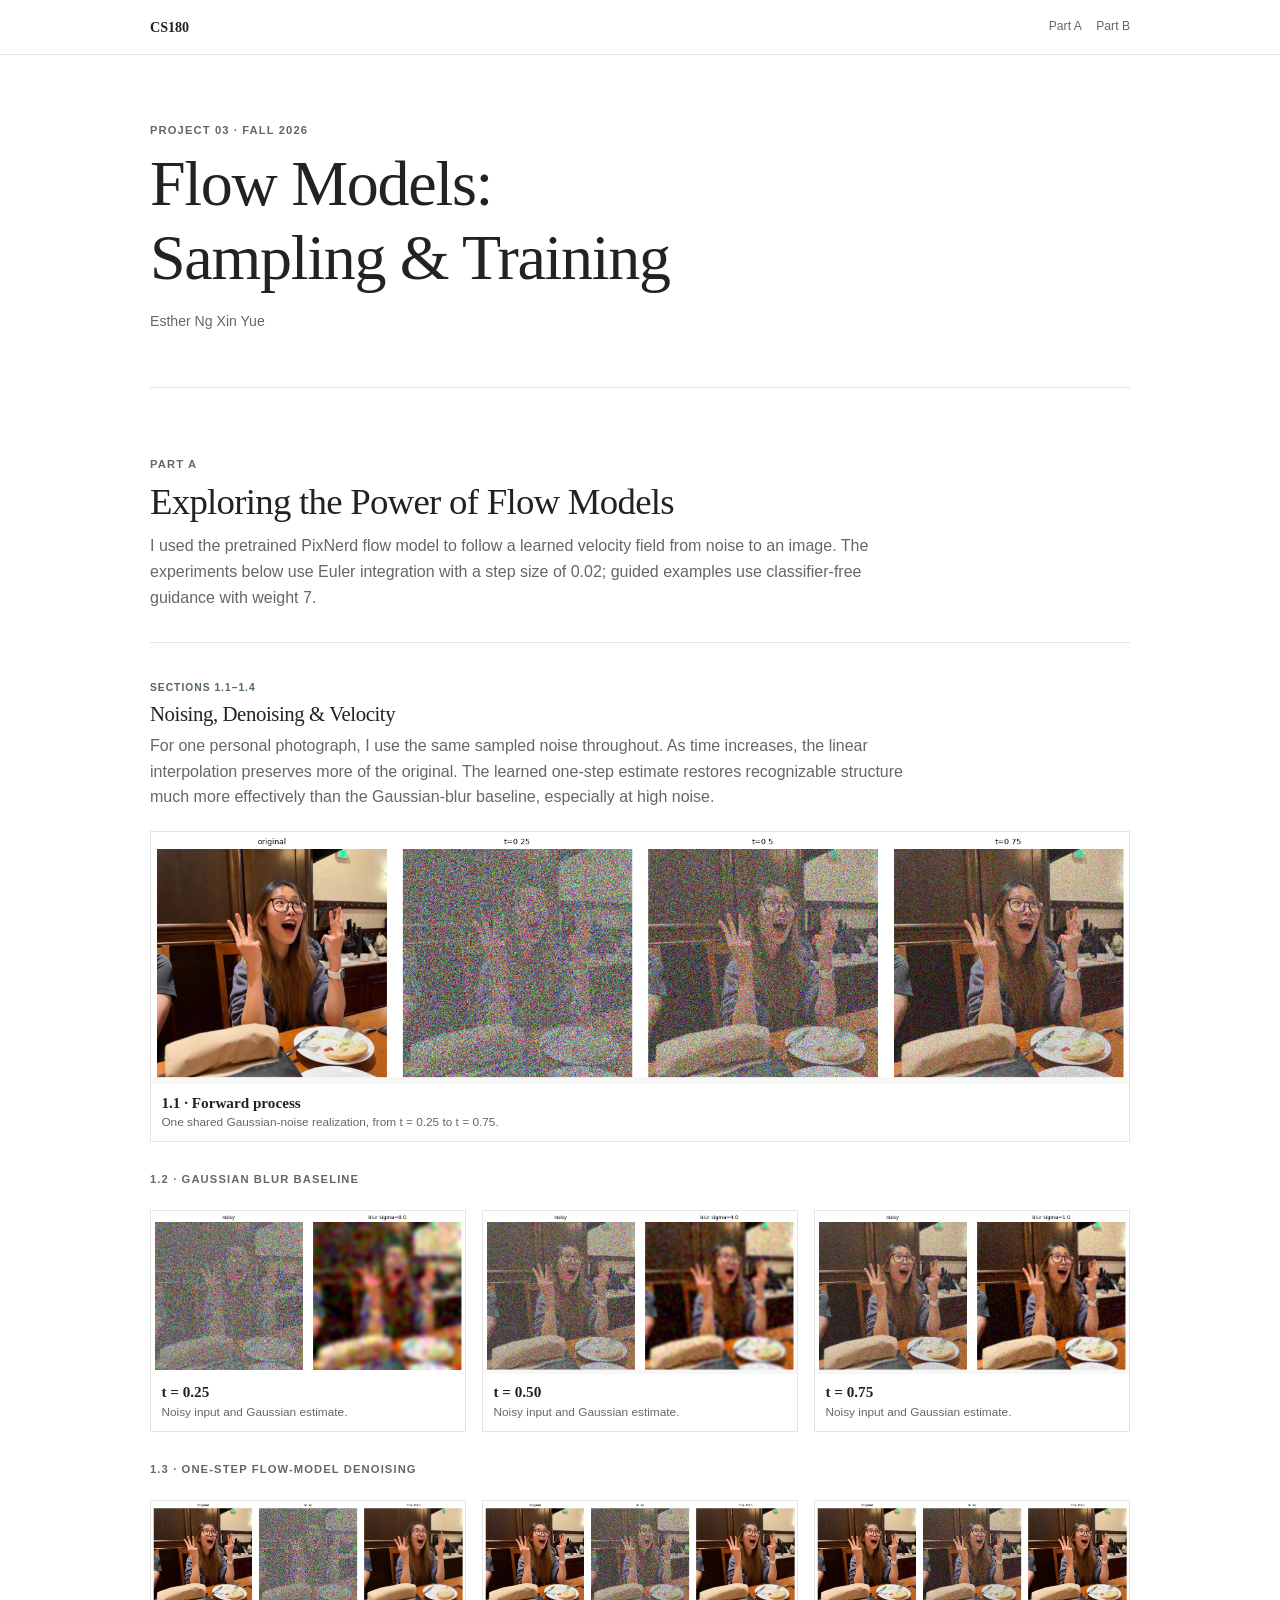
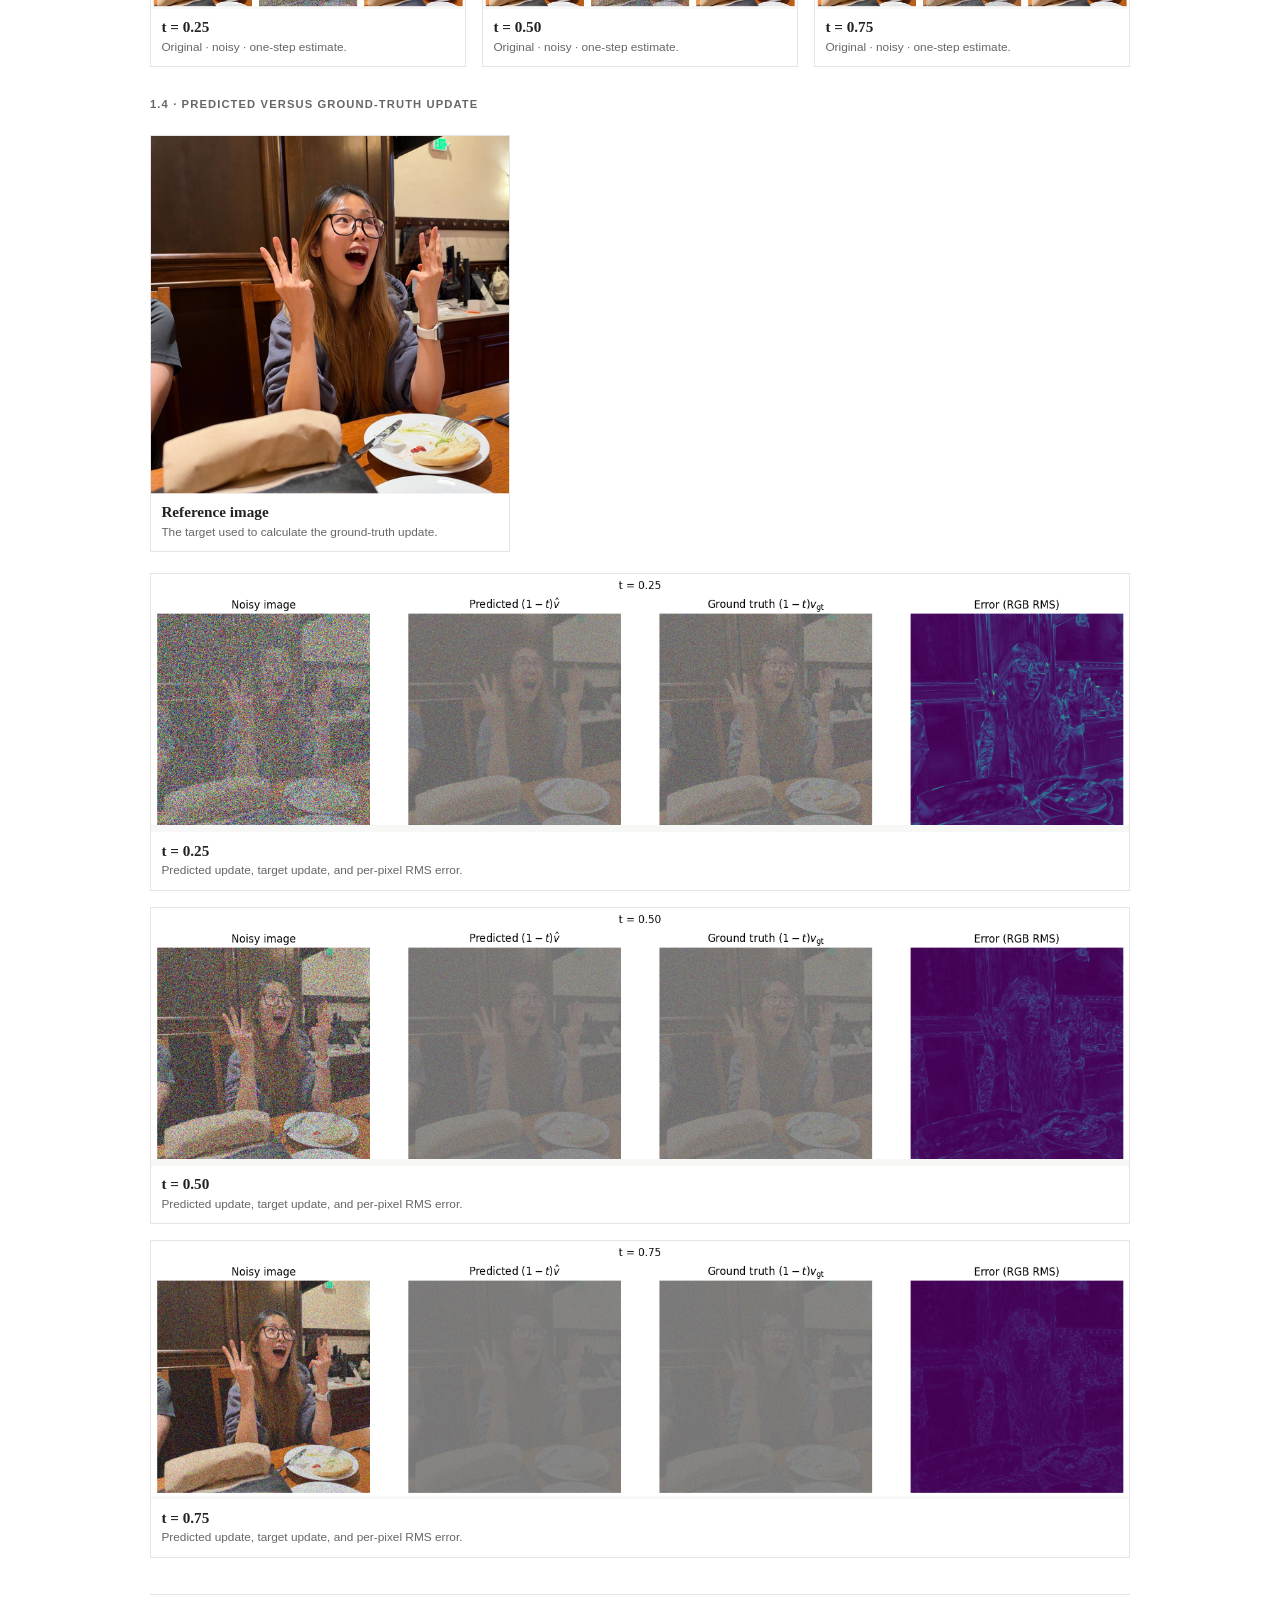
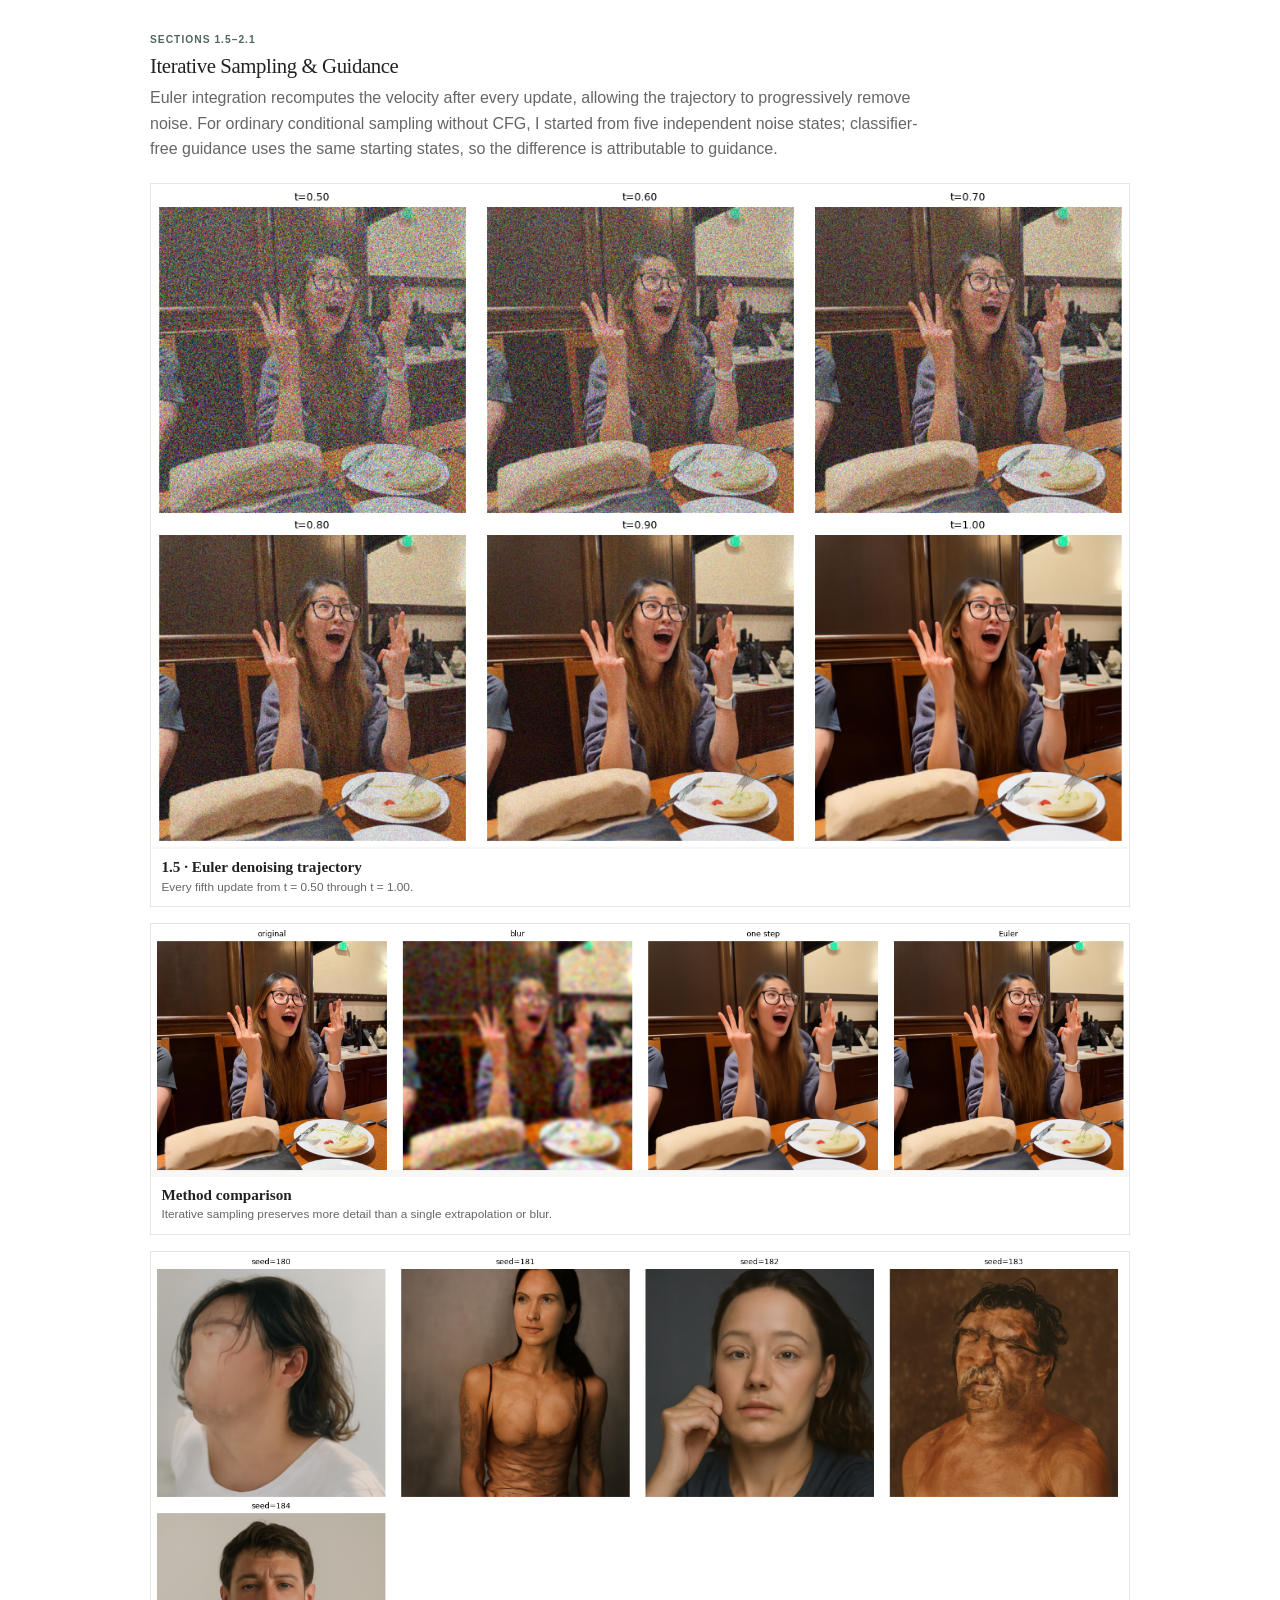
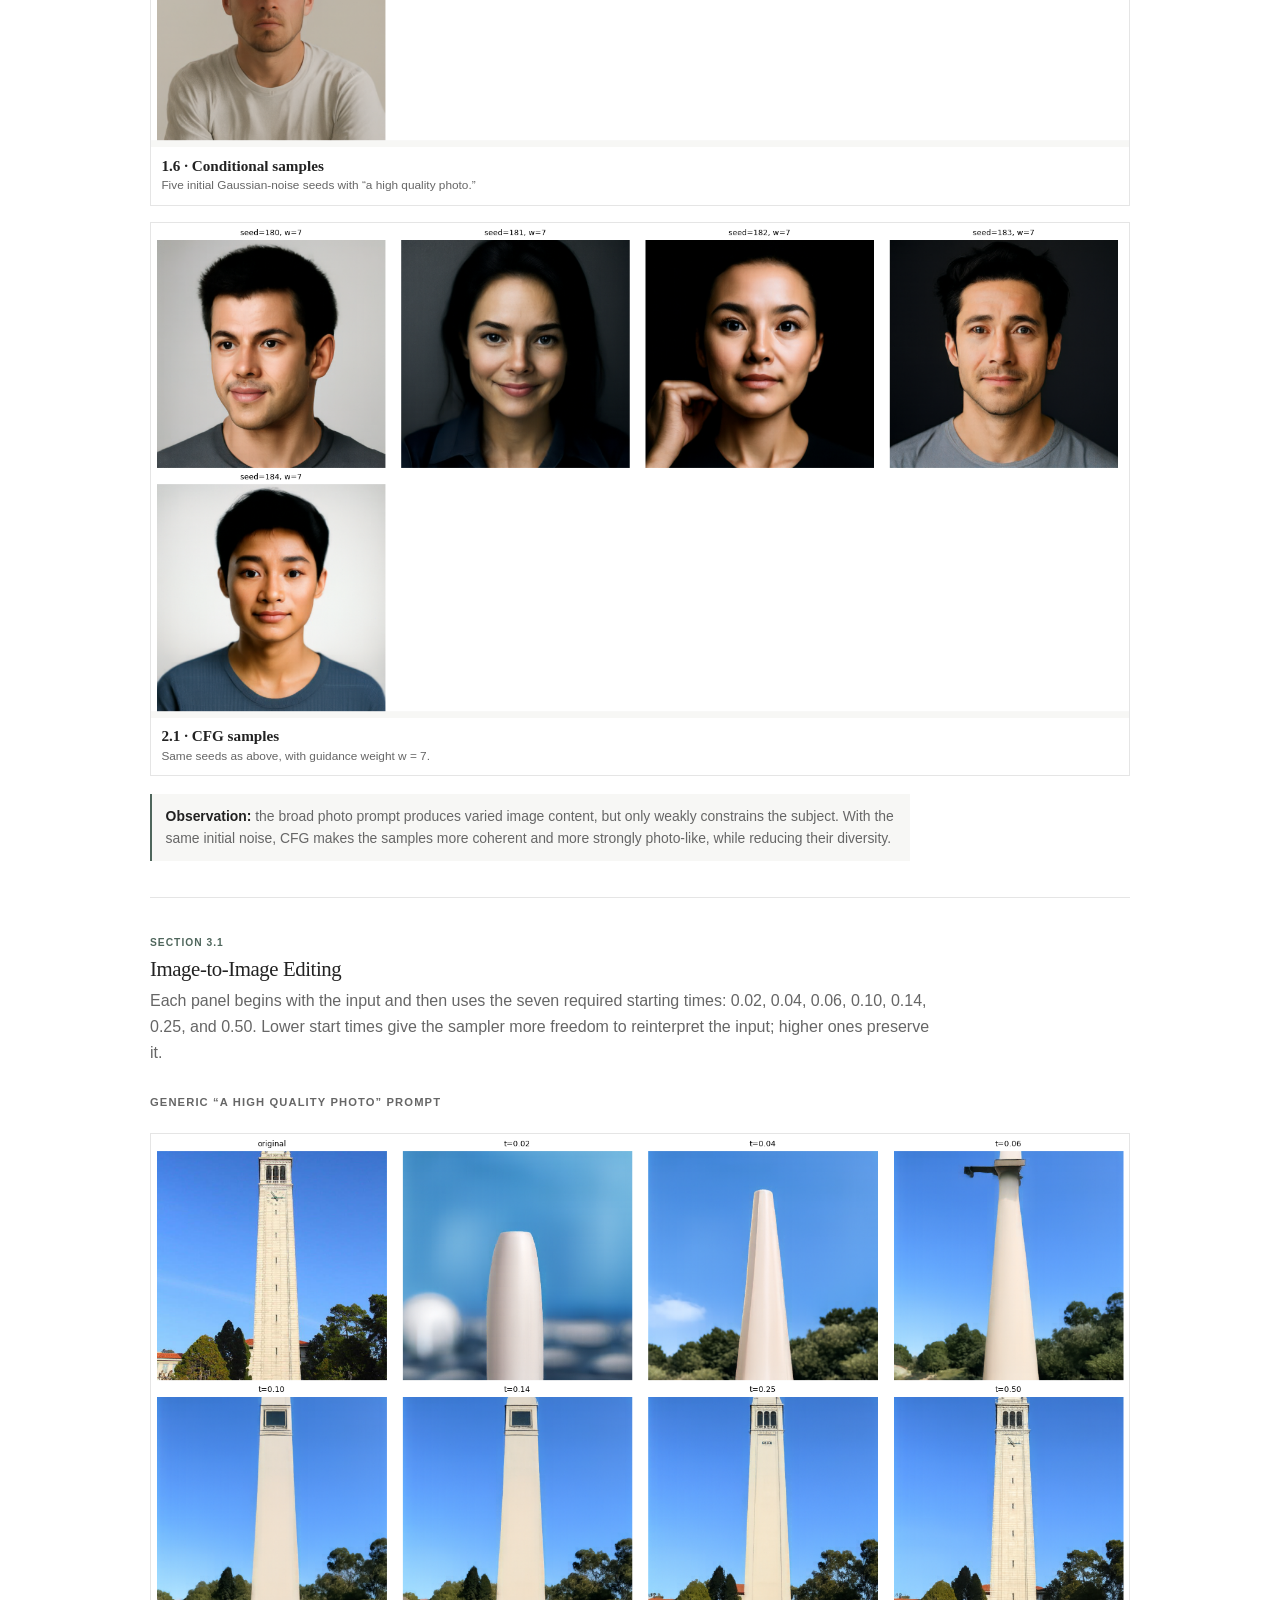
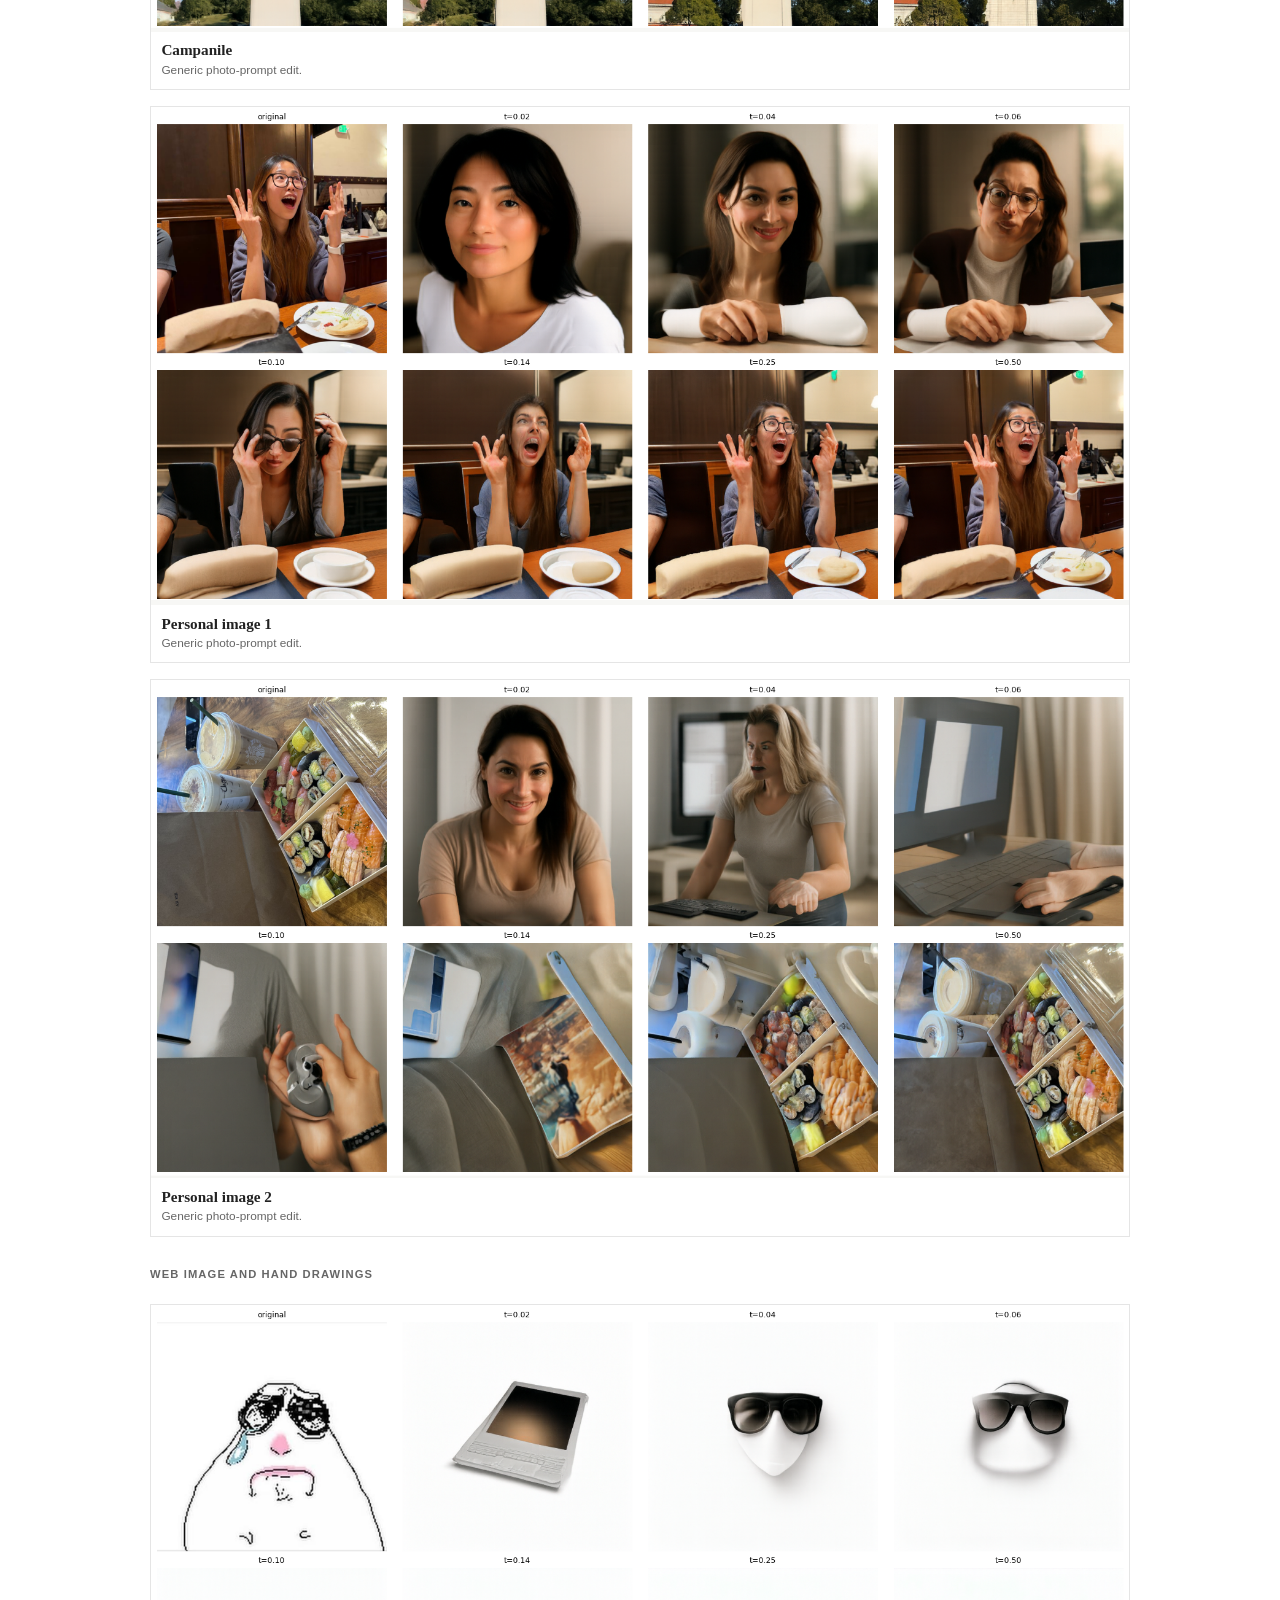
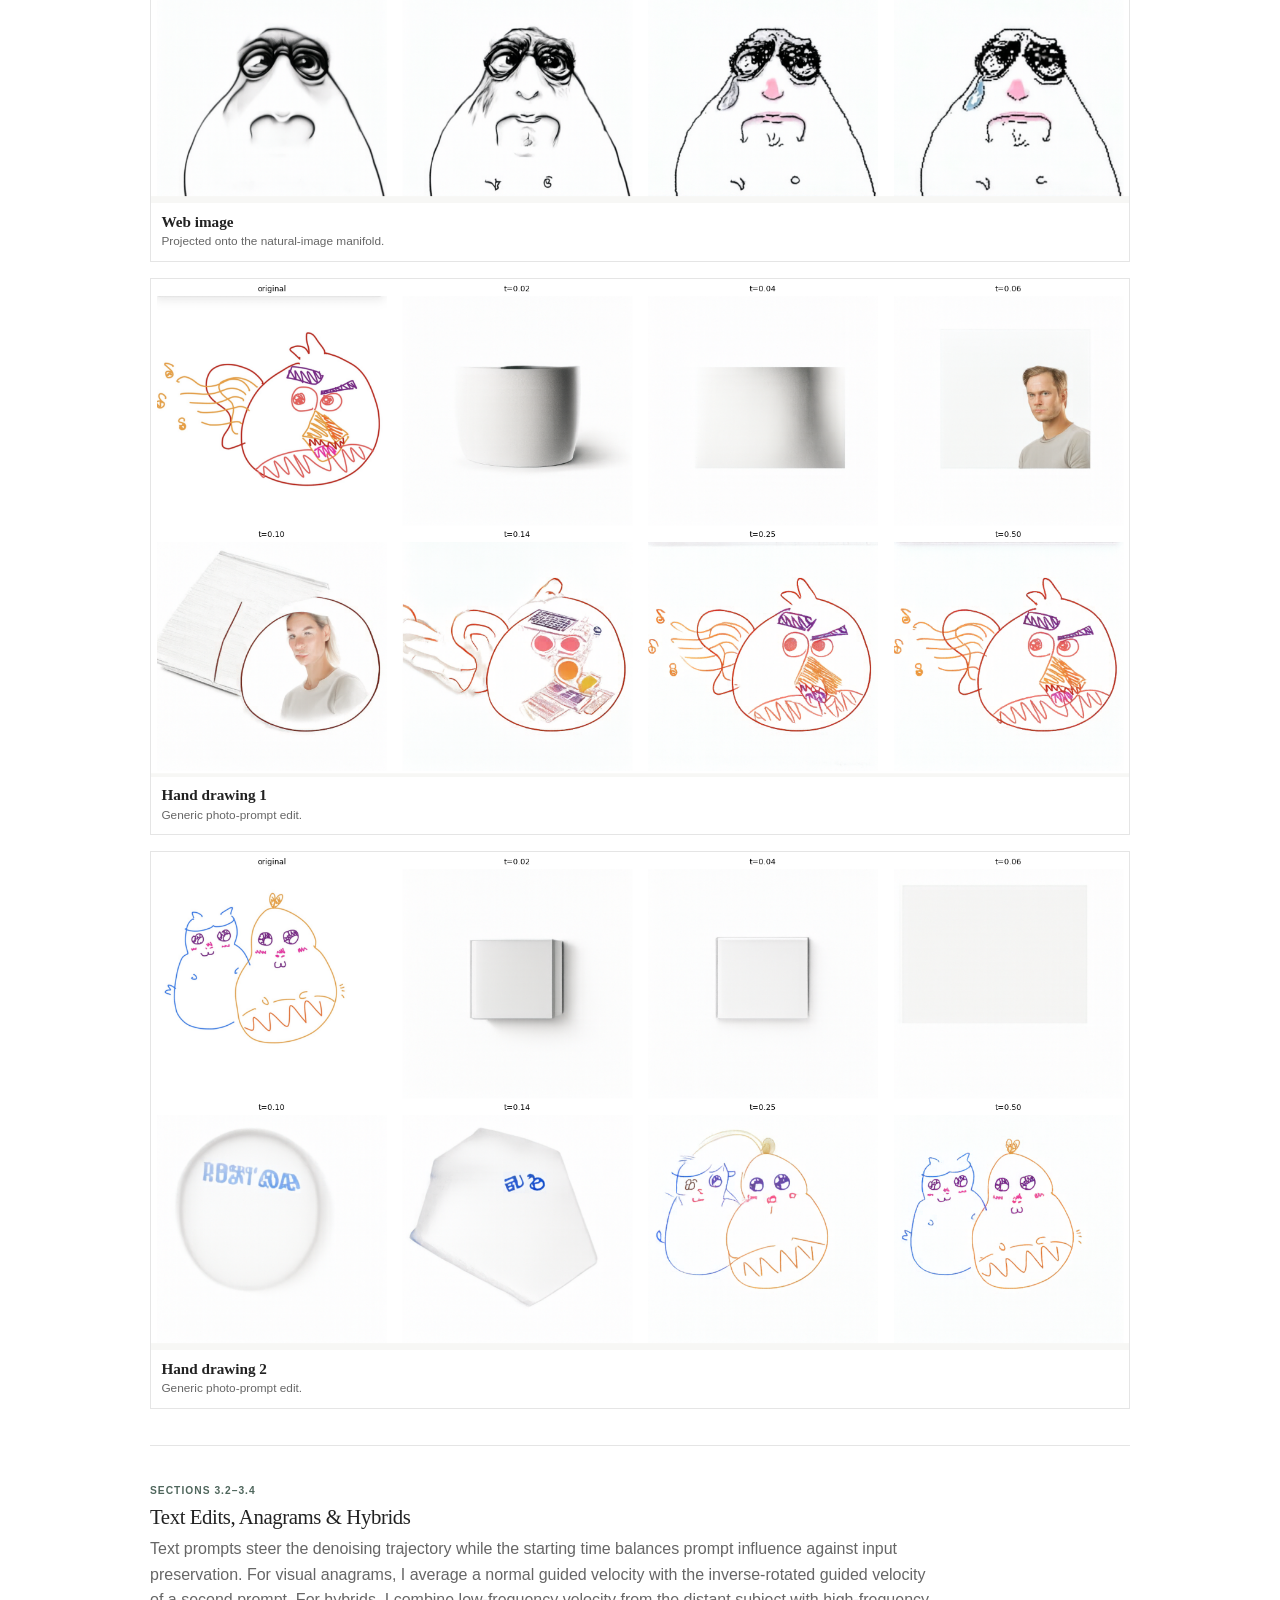
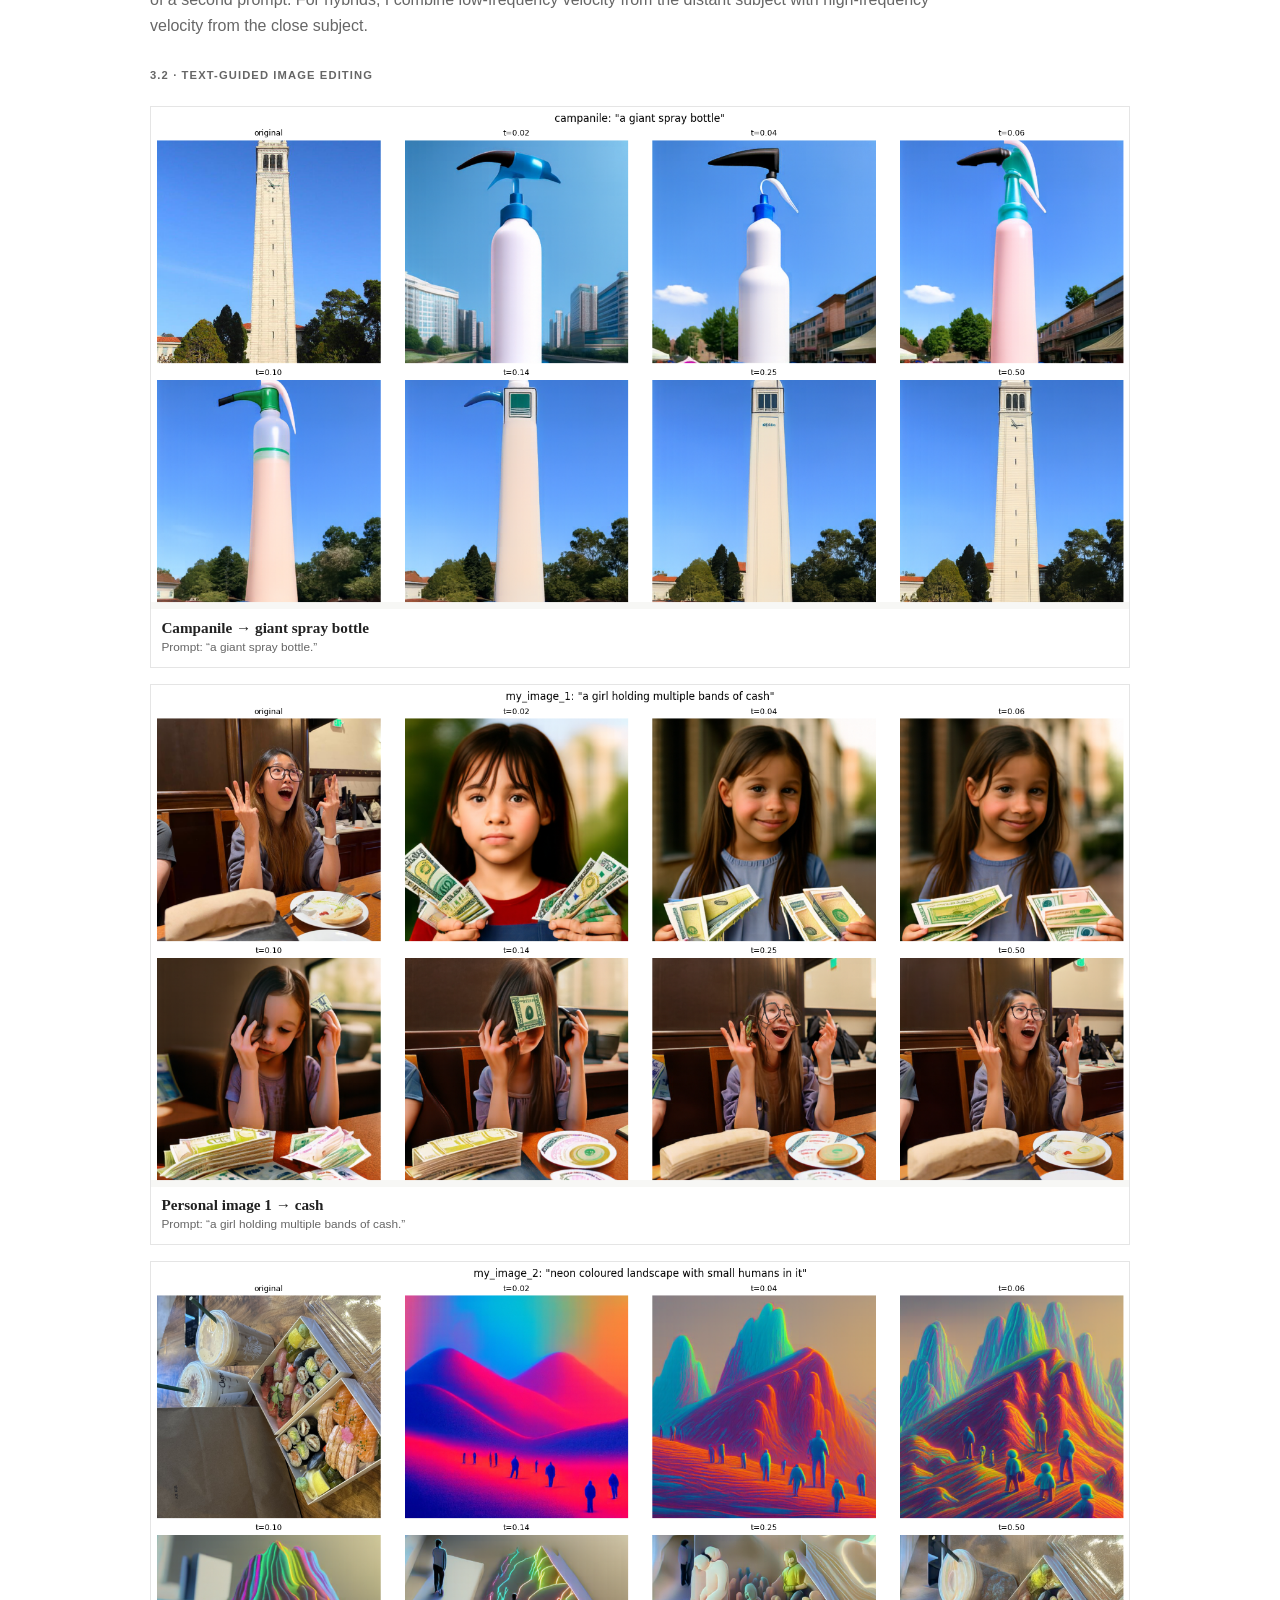
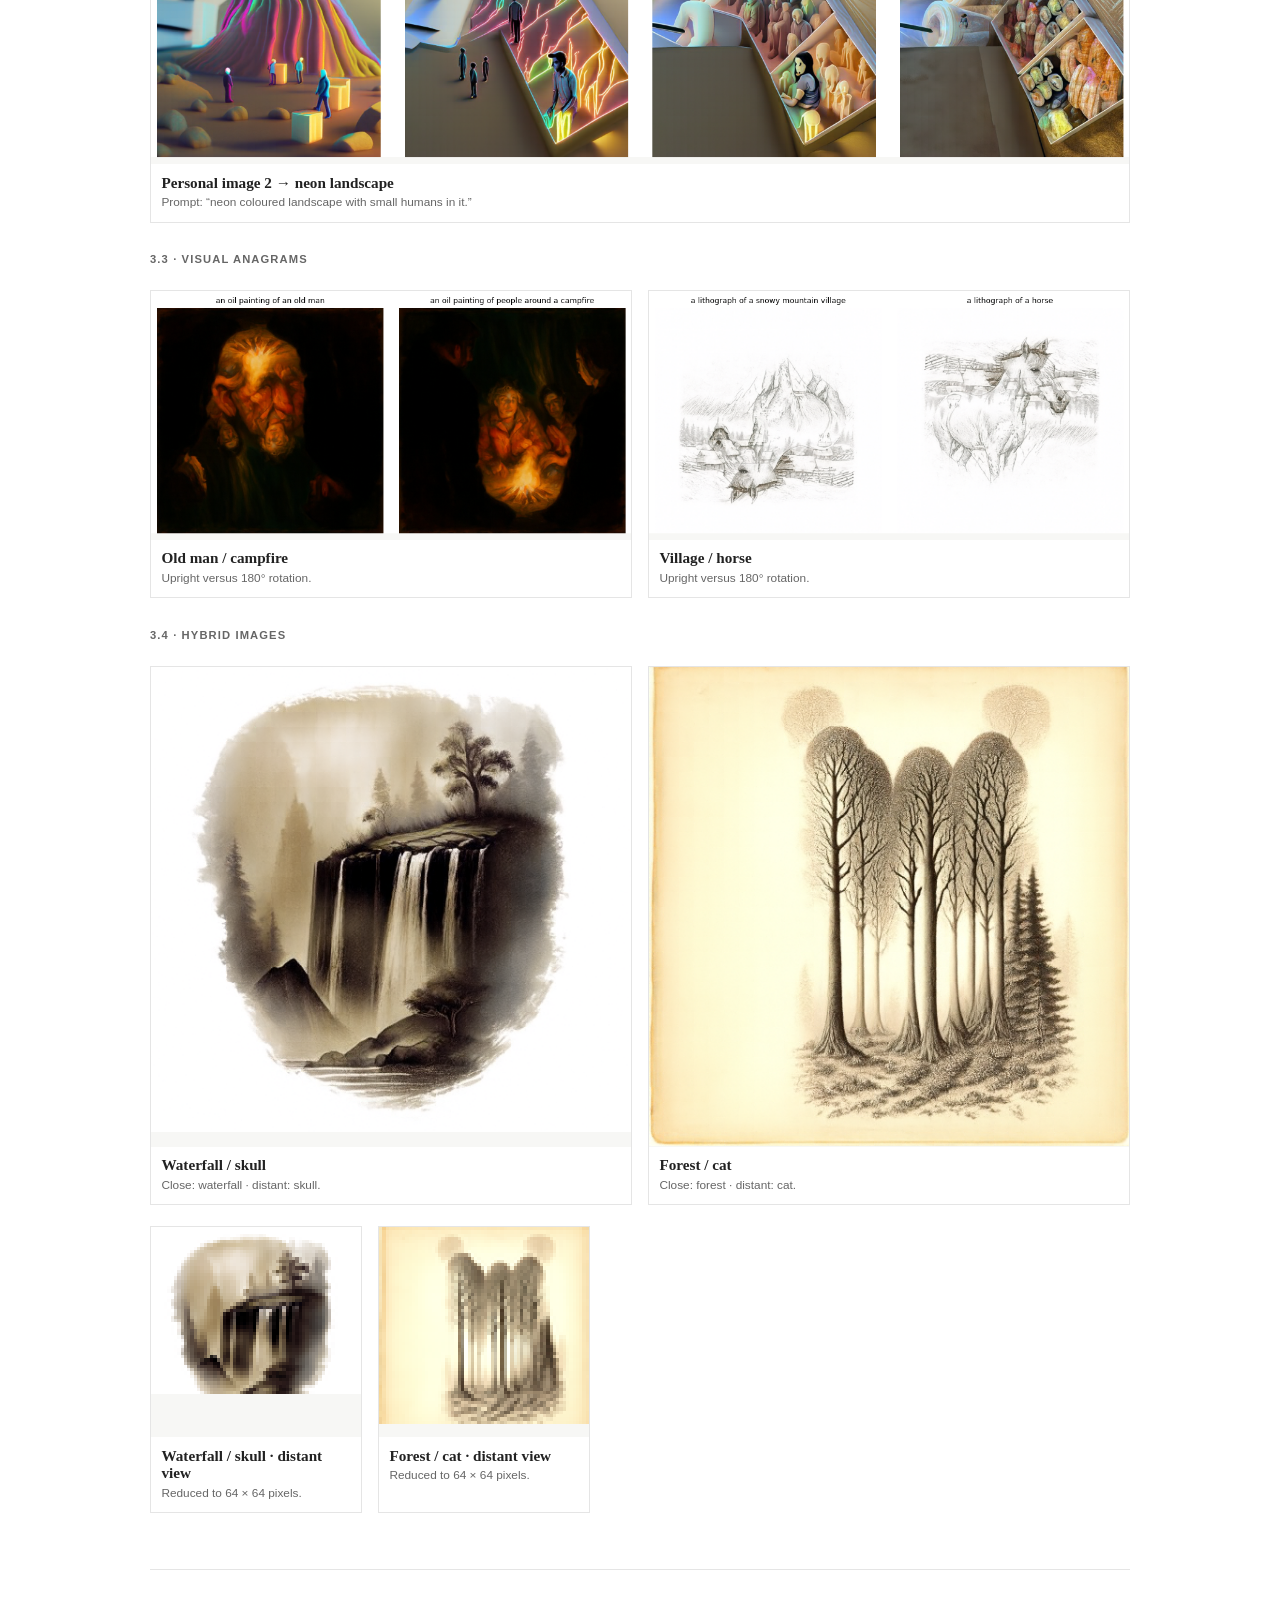
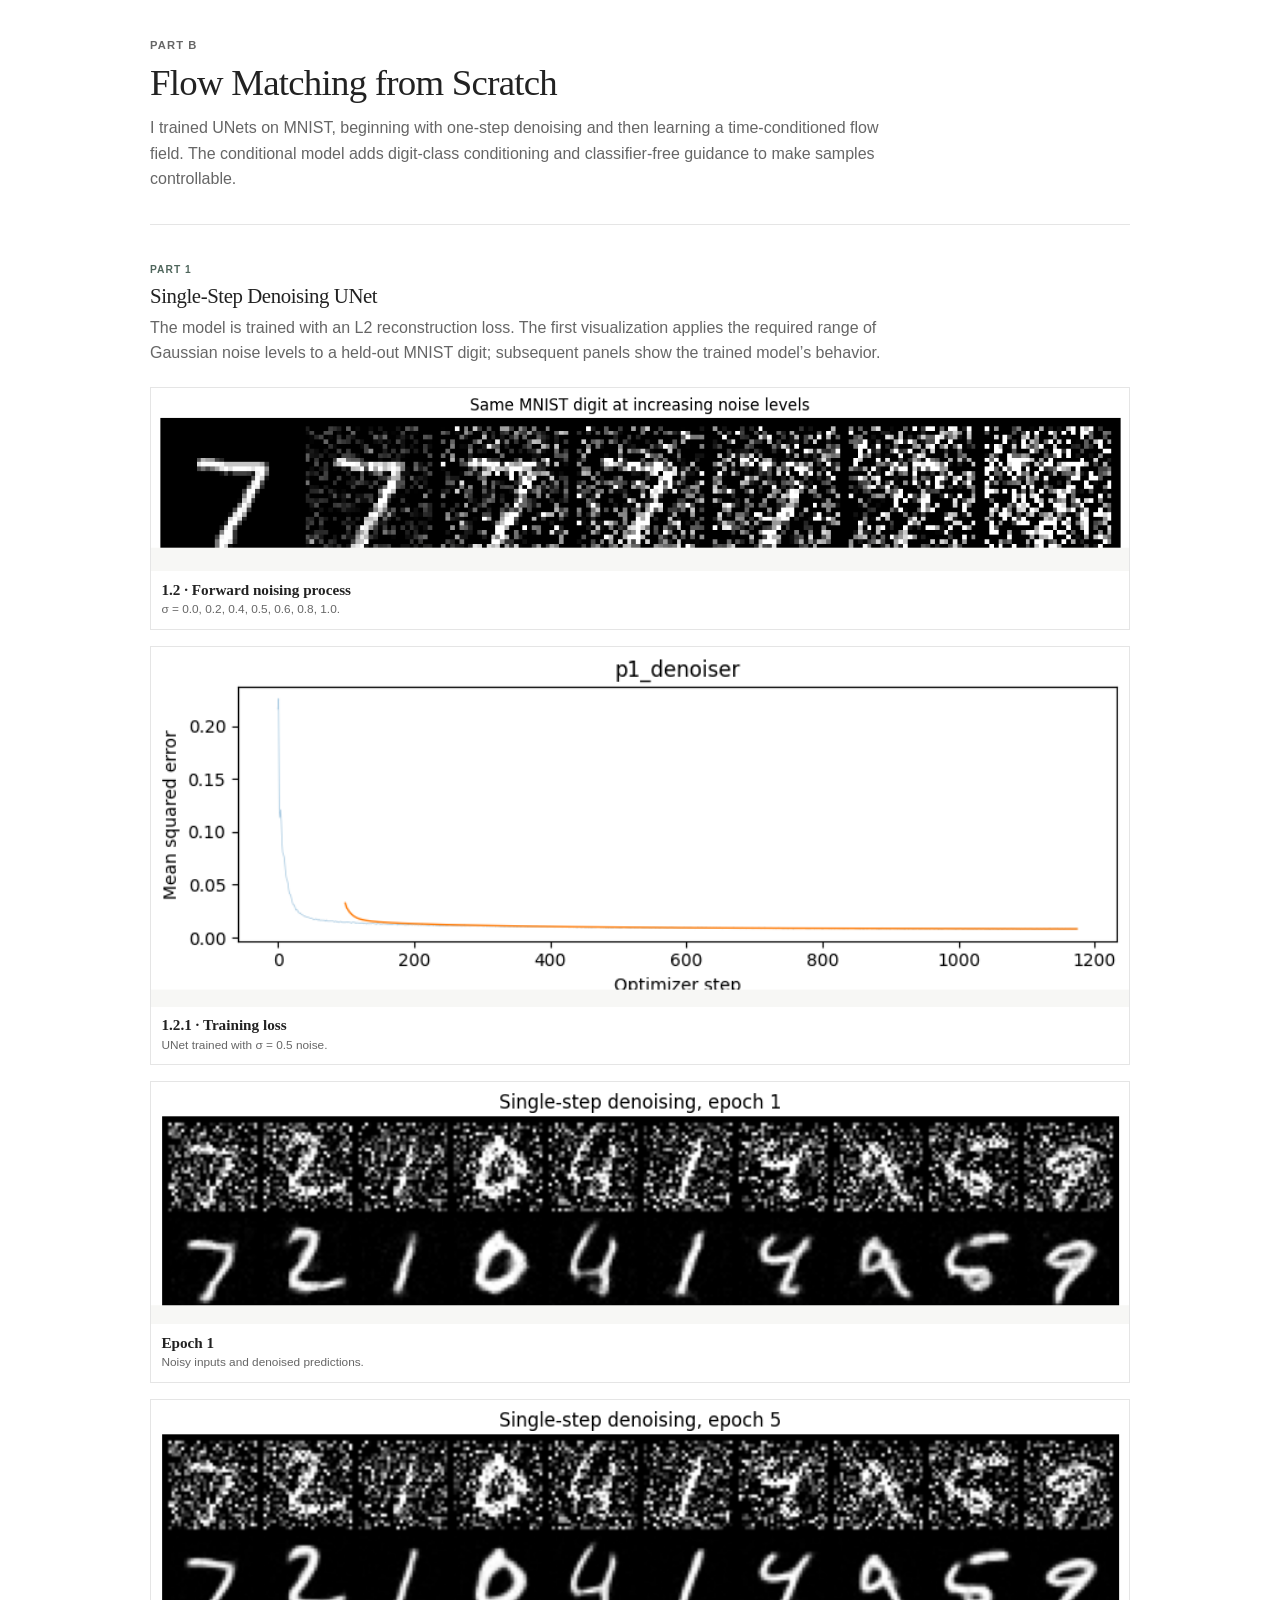
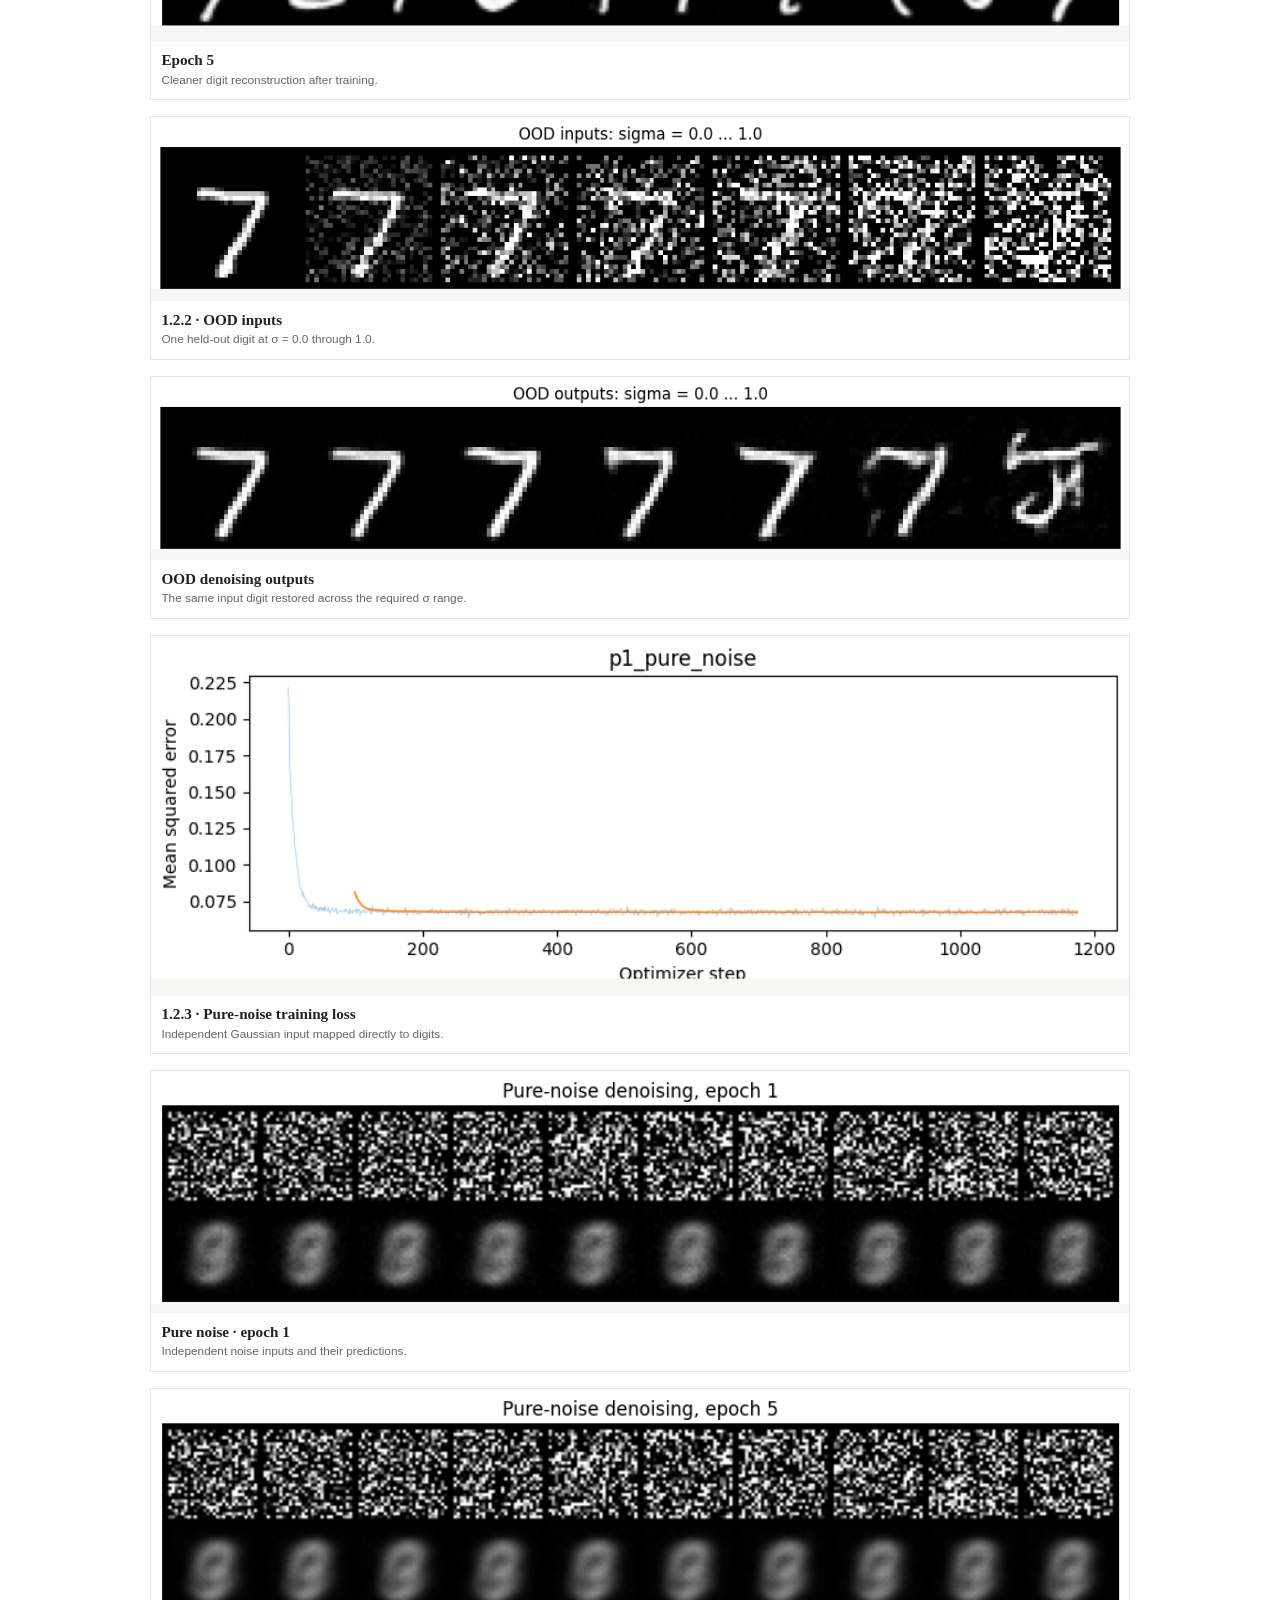
<file: proj3/index.html>
<!doctype html>
<html lang="en">
<head>
  <meta charset="utf-8">
  <meta name="viewport" content="width=device-width, initial-scale=1">
  <meta name="description" content="CS180 Project 3: Flow Models, by Esther Ng Xin Yue.">
  <title>CS180 Project 3 — Flow Models</title>
  <link rel="stylesheet" href="styles.css">
</head>
<body>
  <header class="site-header" id="top">
    <nav class="nav wrap" aria-label="Project navigation">
      <a class="course" href="../index.html">CS180</a>
      <div class="nav-links">
        <a href="#part-a">Part A</a>
        <a href="#part-b">Part B</a>
      </div>
    </nav>
  </header>

  <main>
    <section class="hero wrap">
      <p class="eyebrow">Project 03 · Fall 2026</p>
      <h1>Flow Models:<br>Sampling &amp; Training</h1>
      <p>Esther Ng Xin Yue</p>
    </section>

    <div class="wrap report">
      <section class="part" id="part-a">
        <div class="part-heading">
          <p class="eyebrow">Part A</p>
          <h2>Exploring the Power of Flow Models</h2>
          <p>I used the pretrained PixNerd flow model to follow a learned velocity field from noise to an image. The experiments below use Euler integration with a step size of 0.02; guided examples use classifier-free guidance with weight 7.</p>
        </div>

        <section class="subpart" id="a-1">
          <p class="subpart-number">Sections 1.1–1.4</p>
          <h3>Noising, Denoising &amp; Velocity</h3>
          <p class="subpart-intro">For one personal photograph, I use the same sampled noise throughout. As time increases, the linear interpolation preserves more of the original. The learned one-step estimate restores recognizable structure much more effectively than the Gaussian-blur baseline, especially at high noise.</p>

          <figure class="wide-figure">
            <img src="assets/part-a/cell-9-output-0.png" alt="Original personal photograph and its noisy versions at times 0.25, 0.50, and 0.75.">
            <figcaption><strong>1.1 · Forward process</strong><span>One shared Gaussian-noise realization, from t = 0.25 to t = 0.75.</span></figcaption>
          </figure>

          <p class="label section-label">1.2 · Gaussian blur baseline</p>
          <div class="result-grid three">
            <figure><img src="assets/part-a/cell-11-output-0.png" alt="Gaussian-blur denoising result at time 0.25."><figcaption><strong>t = 0.25</strong><span>Noisy input and Gaussian estimate.</span></figcaption></figure>
            <figure><img src="assets/part-a/cell-11-output-1.png" alt="Gaussian-blur denoising result at time 0.50."><figcaption><strong>t = 0.50</strong><span>Noisy input and Gaussian estimate.</span></figcaption></figure>
            <figure><img src="assets/part-a/cell-11-output-2.png" alt="Gaussian-blur denoising result at time 0.75."><figcaption><strong>t = 0.75</strong><span>Noisy input and Gaussian estimate.</span></figcaption></figure>
          </div>

          <p class="label section-label">1.3 · One-step flow-model denoising</p>
          <div class="result-grid three">
            <figure><img src="assets/part-a/cell-13-output-1.png" alt="Original, noisy input, and flow-model one-step estimate at time 0.25."><figcaption><strong>t = 0.25</strong><span>Original · noisy · one-step estimate.</span></figcaption></figure>
            <figure><img src="assets/part-a/cell-13-output-2.png" alt="Original, noisy input, and flow-model one-step estimate at time 0.50."><figcaption><strong>t = 0.50</strong><span>Original · noisy · one-step estimate.</span></figcaption></figure>
            <figure><img src="assets/part-a/cell-13-output-3.png" alt="Original, noisy input, and flow-model one-step estimate at time 0.75."><figcaption><strong>t = 0.75</strong><span>Original · noisy · one-step estimate.</span></figcaption></figure>
          </div>

          <p class="label section-label">1.4 · Predicted versus ground-truth update</p>
          <figure class="reference-image"><img src="assets/part-a/cell-16-output-1.png" alt="The original personal photograph used for velocity comparisons."><figcaption><strong>Reference image</strong><span>The target used to calculate the ground-truth update.</span></figcaption></figure>
          <div class="stacked-results">
            <figure><img src="assets/part-a/cell-16-output-2.png" alt="Velocity visualization at time 0.25 showing noisy input, predicted update, ground-truth update, and RMS error."><figcaption><strong>t = 0.25</strong><span>Predicted update, target update, and per-pixel RMS error.</span></figcaption></figure>
            <figure><img src="assets/part-a/cell-16-output-3.png" alt="Velocity visualization at time 0.50 showing noisy input, predicted update, ground-truth update, and RMS error."><figcaption><strong>t = 0.50</strong><span>Predicted update, target update, and per-pixel RMS error.</span></figcaption></figure>
            <figure><img src="assets/part-a/cell-16-output-4.png" alt="Velocity visualization at time 0.75 showing noisy input, predicted update, ground-truth update, and RMS error."><figcaption><strong>t = 0.75</strong><span>Predicted update, target update, and per-pixel RMS error.</span></figcaption></figure>
          </div>
        </section>

        <section class="subpart" id="a-2">
          <p class="subpart-number">Sections 1.5–2.1</p>
          <h3>Iterative Sampling &amp; Guidance</h3>
          <p class="subpart-intro">Euler integration recomputes the velocity after every update, allowing the trajectory to progressively remove noise. For ordinary conditional sampling without CFG, I started from five independent noise states; classifier-free guidance uses the same starting states, so the difference is attributable to guidance.</p>
          <div class="stacked-results">
            <figure><img src="assets/part-a/cell-18-output-0.png" alt="Euler denoising trajectory from time 0.50 to 1.00."><figcaption><strong>1.5 · Euler denoising trajectory</strong><span>Every fifth update from t = 0.50 through t = 1.00.</span></figcaption></figure>
            <figure><img src="assets/part-a/cell-18-output-1.png" alt="Original image compared with Gaussian blur, one-step denoising, and Euler denoising."><figcaption><strong>Method comparison</strong><span>Iterative sampling preserves more detail than a single extrapolation or blur.</span></figcaption></figure>
            <figure><img src="assets/part-a/cell-20-output-0.png" alt="Five conditional samples from a high quality photo prompt."><figcaption><strong>1.6 · Conditional samples</strong><span>Five initial Gaussian-noise seeds with “a high quality photo.”</span></figcaption></figure>
            <figure><img src="assets/part-a/cell-23-output-0.png" alt="Five classifier-free-guided samples from a high quality photo prompt."><figcaption><strong>2.1 · CFG samples</strong><span>Same seeds as above, with guidance weight w = 7.</span></figcaption></figure>
          </div>
          <p class="result-note"><strong>Observation:</strong> the broad photo prompt produces varied image content, but only weakly constrains the subject. With the same initial noise, CFG makes the samples more coherent and more strongly photo-like, while reducing their diversity.</p>
        </section>

        <section class="subpart" id="a-3">
          <p class="subpart-number">Section 3.1</p>
          <h3>Image-to-Image Editing</h3>
          <p class="subpart-intro">Each panel begins with the input and then uses the seven required starting times: 0.02, 0.04, 0.06, 0.10, 0.14, 0.25, and 0.50. Lower start times give the sampler more freedom to reinterpret the input; higher ones preserve it.</p>
          <p class="label section-label">Generic “a high quality photo” prompt</p>
          <div class="stacked-results">
            <figure><img src="assets/part-a/cell-26-output-0.png" alt="Campanile image-to-image editing results at seven start times."><figcaption><strong>Campanile</strong><span>Generic photo-prompt edit.</span></figcaption></figure>
            <figure><img src="assets/part-a/cell-26-output-2.png" alt="First personal image editing results at seven start times."><figcaption><strong>Personal image 1</strong><span>Generic photo-prompt edit.</span></figcaption></figure>
            <figure><img src="assets/part-a/cell-26-output-4.png" alt="Second personal image editing results at seven start times."><figcaption><strong>Personal image 2</strong><span>Generic photo-prompt edit.</span></figcaption></figure>
          </div>

          <p class="label section-label">Web image and hand drawings</p>
          <div class="stacked-results">
            <figure><img src="assets/part-a/cell-28-output-0.png" alt="Downloaded web image editing results at seven start times."><figcaption><strong>Web image</strong><span>Projected onto the natural-image manifold.</span></figcaption></figure>
            <figure><img src="assets/part-a/cell-28-output-2.png" alt="First hand drawing editing results at seven start times."><figcaption><strong>Hand drawing 1</strong><span>Generic photo-prompt edit.</span></figcaption></figure>
            <figure><img src="assets/part-a/cell-28-output-4.png" alt="Second hand drawing editing results at seven start times."><figcaption><strong>Hand drawing 2</strong><span>Generic photo-prompt edit.</span></figcaption></figure>
          </div>
        </section>

        <section class="subpart" id="a-4">
          <p class="subpart-number">Sections 3.2–3.4</p>
          <h3>Text Edits, Anagrams &amp; Hybrids</h3>
          <p class="subpart-intro">Text prompts steer the denoising trajectory while the starting time balances prompt influence against input preservation. For visual anagrams, I average a normal guided velocity with the inverse-rotated guided velocity of a second prompt. For hybrids, I combine low-frequency velocity from the distant subject with high-frequency velocity from the close subject.</p>
          <p class="label section-label">3.2 · Text-guided image editing</p>
          <div class="stacked-results">
            <figure><img src="assets/part-a/cell-30-output-0.png" alt="Campanile transformed with a giant spray bottle prompt across seven start times."><figcaption><strong>Campanile → giant spray bottle</strong><span>Prompt: “a giant spray bottle.”</span></figcaption></figure>
            <figure><img src="assets/part-a/cell-30-output-2.png" alt="Personal image transformed with a girl holding cash prompt across seven start times."><figcaption><strong>Personal image 1 → cash</strong><span>Prompt: “a girl holding multiple bands of cash.”</span></figcaption></figure>
            <figure><img src="assets/part-a/cell-30-output-4.png" alt="Personal image transformed with a neon landscape prompt across seven start times."><figcaption><strong>Personal image 2 → neon landscape</strong><span>Prompt: “neon coloured landscape with small humans in it.”</span></figcaption></figure>
          </div>

          <p class="label section-label">3.3 · Visual anagrams</p>
          <div class="result-grid two">
            <figure><img src="assets/part-a/cell-32-output-0.png" alt="Visual anagram that appears as an old man upright and people around a campfire when rotated 180 degrees."><figcaption><strong>Old man / campfire</strong><span>Upright versus 180° rotation.</span></figcaption></figure>
            <figure><img src="assets/part-a/cell-32-output-1.png" alt="Visual anagram that appears as a snowy mountain village upright and a horse when rotated 180 degrees."><figcaption><strong>Village / horse</strong><span>Upright versus 180° rotation.</span></figcaption></figure>
          </div>

          <p class="label section-label">3.4 · Hybrid images</p>
          <div class="result-grid two hybrid-grid">
            <figure><img src="assets/part-a/cell-34-output-1.png" alt="Hybrid image combining a waterfall when viewed nearby and a skull from a distance."><figcaption><strong>Waterfall / skull</strong><span>Close: waterfall · distant: skull.</span></figcaption></figure>
            <figure><img src="assets/part-a/cell-34-output-5.png" alt="Hybrid image combining a forest when viewed nearby and a cat from a distance."><figcaption><strong>Forest / cat</strong><span>Close: forest · distant: cat.</span></figcaption></figure>
          </div>
          <div class="result-grid two hybrid-grid reduced-views">
            <figure><img src="assets/part-a/cell-34-output-3.png" alt="Reduced 64-pixel distant view of the waterfall and skull hybrid."><figcaption><strong>Waterfall / skull · distant view</strong><span>Reduced to 64 × 64 pixels.</span></figcaption></figure>
            <figure><img src="assets/part-a/cell-34-output-7.png" alt="Reduced 64-pixel distant view of the forest and cat hybrid."><figcaption><strong>Forest / cat · distant view</strong><span>Reduced to 64 × 64 pixels.</span></figcaption></figure>
          </div>
        </section>
      </section>

      <section class="part" id="part-b">
        <div class="part-heading">
          <p class="eyebrow">Part B</p>
          <h2>Flow Matching from Scratch</h2>
          <p>I trained UNets on MNIST, beginning with one-step denoising and then learning a time-conditioned flow field. The conditional model adds digit-class conditioning and classifier-free guidance to make samples controllable.</p>
        </div>

        <section class="subpart" id="b-1">
          <p class="subpart-number">Part 1</p>
          <h3>Single-Step Denoising UNet</h3>
          <p class="subpart-intro">The model is trained with an L2 reconstruction loss. The first visualization applies the required range of Gaussian noise levels to a held-out MNIST digit; subsequent panels show the trained model’s behavior.</p>
          <div class="stacked-results">
            <figure><img src="assets/part-b/cell-14-output-0.png" alt="MNIST digit at seven increasing noise levels from zero to one."><figcaption><strong>1.2 · Forward noising process</strong><span>σ = 0.0, 0.2, 0.4, 0.5, 0.6, 0.8, 1.0.</span></figcaption></figure>
            <figure><img src="assets/part-b/cell-21-output-0.png" alt="Training-loss curve for the single-step denoising UNet."><figcaption><strong>1.2.1 · Training loss</strong><span>UNet trained with σ = 0.5 noise.</span></figcaption></figure>
            <figure><img src="assets/part-b/cell-21-output-1.png" alt="Single-step denoising examples after epoch 1."><figcaption><strong>Epoch 1</strong><span>Noisy inputs and denoised predictions.</span></figcaption></figure>
            <figure><img src="assets/part-b/cell-21-output-2.png" alt="Single-step denoising examples after epoch 5."><figcaption><strong>Epoch 5</strong><span>Cleaner digit reconstruction after training.</span></figcaption></figure>
            <figure><img src="assets/part-b/cell-23-output-0.png" alt="Out-of-distribution inputs across the required noise levels."><figcaption><strong>1.2.2 · OOD inputs</strong><span>One held-out digit at σ = 0.0 through 1.0.</span></figcaption></figure>
            <figure><img src="assets/part-b/cell-23-output-1.png" alt="Denoising predictions for out-of-distribution noise levels."><figcaption><strong>OOD denoising outputs</strong><span>The same input digit restored across the required σ range.</span></figcaption></figure>
            <figure><img src="assets/part-b/cell-25-output-7.png" alt="Training loss curve for denoising pure Gaussian noise."><figcaption><strong>1.2.3 · Pure-noise training loss</strong><span>Independent Gaussian input mapped directly to digits.</span></figcaption></figure>
            <figure><img src="assets/part-b/cell-25-output-1.png" alt="Pure-noise denoising samples after epoch 1."><figcaption><strong>Pure noise · epoch 1</strong><span>Independent noise inputs and their predictions.</span></figcaption></figure>
            <figure><img src="assets/part-b/cell-25-output-6.png" alt="Pure-noise denoising samples after epoch 5."><figcaption><strong>Pure noise · epoch 5</strong><span>Independent noise inputs and their predictions.</span></figcaption></figure>
          </div>
          <p class="result-note"><strong>Pure-noise observation:</strong> with unrelated noise as input and an MSE target, the model cannot infer a particular digit. Its outputs tend toward blurred, average digit-like strokes—the conditional mean that minimizes squared error over many possible targets.</p>
        </section>

        <section class="subpart" id="b-2">
          <p class="subpart-number">Parts 2.1–2.3</p>
          <h3>Time-Conditioned Flow Matching</h3>
          <p class="subpart-intro">The time-conditioned UNet learns the velocity x₁ − x₀ for random interpolated states. During sampling, repeated Euler updates transport a Gaussian-noise image toward the digit distribution.</p>
          <div class="stacked-results">
            <figure><img src="assets/part-b/cell-34-output-20.png" alt="Training-loss curve for the time-conditioned flow-matching UNet."><figcaption><strong>2.2 · Flow-matching loss</strong><span>10 epochs; Adam learning rate decays from 1e-2 to 1e-3.</span></figcaption></figure>
          </div>
          <div class="result-grid three">
            <figure><img src="assets/part-b/cell-36-output-0.png" alt="Samples from the time-conditioned flow model after epoch 1."><figcaption><strong>Epoch 1</strong><span>Early flow samples.</span></figcaption></figure>
            <figure><img src="assets/part-b/cell-36-output-1.png" alt="Samples from the time-conditioned flow model after epoch 5."><figcaption><strong>Epoch 5</strong><span>More digit-like structure.</span></figcaption></figure>
            <figure><img src="assets/part-b/cell-36-output-2.png" alt="Samples from the time-conditioned flow model after epoch 10."><figcaption><strong>Epoch 10</strong><span>Final time-only samples.</span></figcaption></figure>
          </div>
        </section>

        <section class="subpart" id="b-3">
          <p class="subpart-number">Parts 2.4–2.6</p>
          <h3>Class-Conditioned Flow Matching</h3>
          <p class="subpart-intro">Class labels are encoded as one-hot vectors, with 10% conditioning dropout during training. At sampling time, guidance scale γ = 5.0 combines conditioned and unconditioned velocities; every row below contains four instances of one requested digit.</p>
          <div class="stacked-results">
            <figure><img src="assets/part-b/cell-43-output-20.png" alt="Training-loss curve for the class-conditioned flow model with the exponential scheduler."><figcaption><strong>2.5 · Class-conditioned training loss</strong><span>10 epochs with the prescribed exponential learning-rate scheduler.</span></figcaption></figure>
          </div>
          <div class="result-grid three tall-results">
            <figure><img src="assets/part-b/cell-45-output-0.png" alt="Class-conditioned CFG samples after epoch 1."><figcaption><strong>Epoch 1</strong><span>Four samples per digit class.</span></figcaption></figure>
            <figure><img src="assets/part-b/cell-45-output-1.png" alt="Class-conditioned CFG samples after epoch 5."><figcaption><strong>Epoch 5</strong><span>Four samples per digit class.</span></figcaption></figure>
            <figure><img src="assets/part-b/cell-45-output-2.png" alt="Class-conditioned CFG samples after epoch 10."><figcaption><strong>Epoch 10</strong><span>Four samples per digit class.</span></figcaption></figure>
          </div>
          <div class="no-scheduler">
            <div>
              <p class="label">Scheduler-free experiment</p>
              <h4>Constant learning rate: 3 × 10<sup>−3</sup></h4>
              <p>I removed the exponential scheduler and trained a separate model at a fixed 3e-3 learning rate, chosen to sit near the middle-to-late portion of the prescribed 1e-2 → 1e-3 schedule. The loss remains stable and the final samples retain good class-specific structure, showing that a suitably conservative constant rate can replace the decay schedule here.</p>
            </div>
            <figure><img src="assets/part-b/cell-43-output-41.png" alt="Loss curve for class-conditioned model trained without a learning rate scheduler."><figcaption><strong>Constant-LR loss curve</strong><span>No scheduler.</span></figcaption></figure>
          </div>
          <figure class="scheduler-free-samples"><img src="assets/part-b/cell-45-output-5.png" alt="Class-conditioned CFG samples after epoch 10 without a learning rate scheduler."><figcaption><strong>Final samples without a scheduler</strong><span>Constant 3e-3 learning rate; four samples per digit class.</span></figcaption></figure>
        </section>
      </section>

      <section class="takeaway">
        <p class="eyebrow">Takeaway</p>
        <p>Across both parts, iterative velocity prediction is the key idea: a pretrained flow can reshape photographs into new images, while a small learned flow can gradually turn MNIST noise into controlled digit samples.</p>
      </section>
    </div>
  </main>

  <footer class="wrap">
    <span>CS180 · Project 3 · Esther Ng Xin Yue</span>
    <a href="#top">Back to top ↑</a>
  </footer>
</body>
</html>
</file>
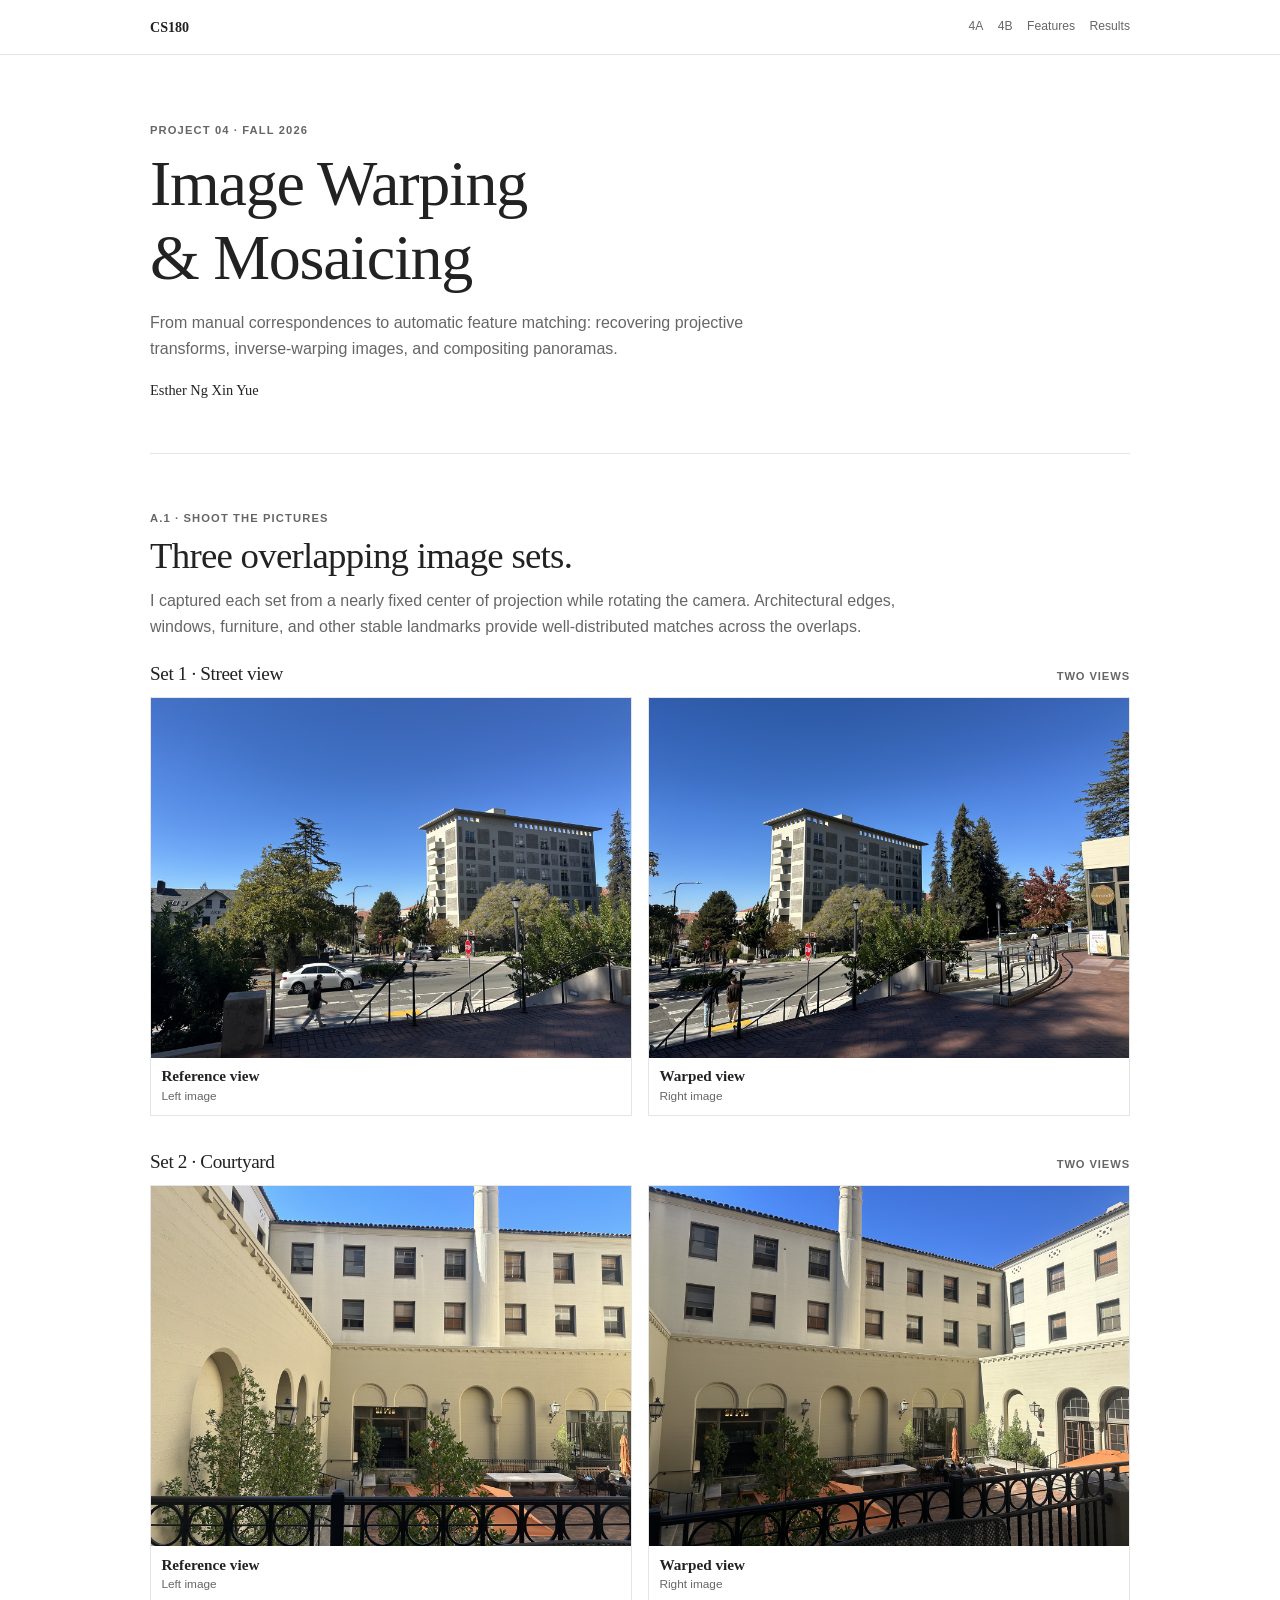
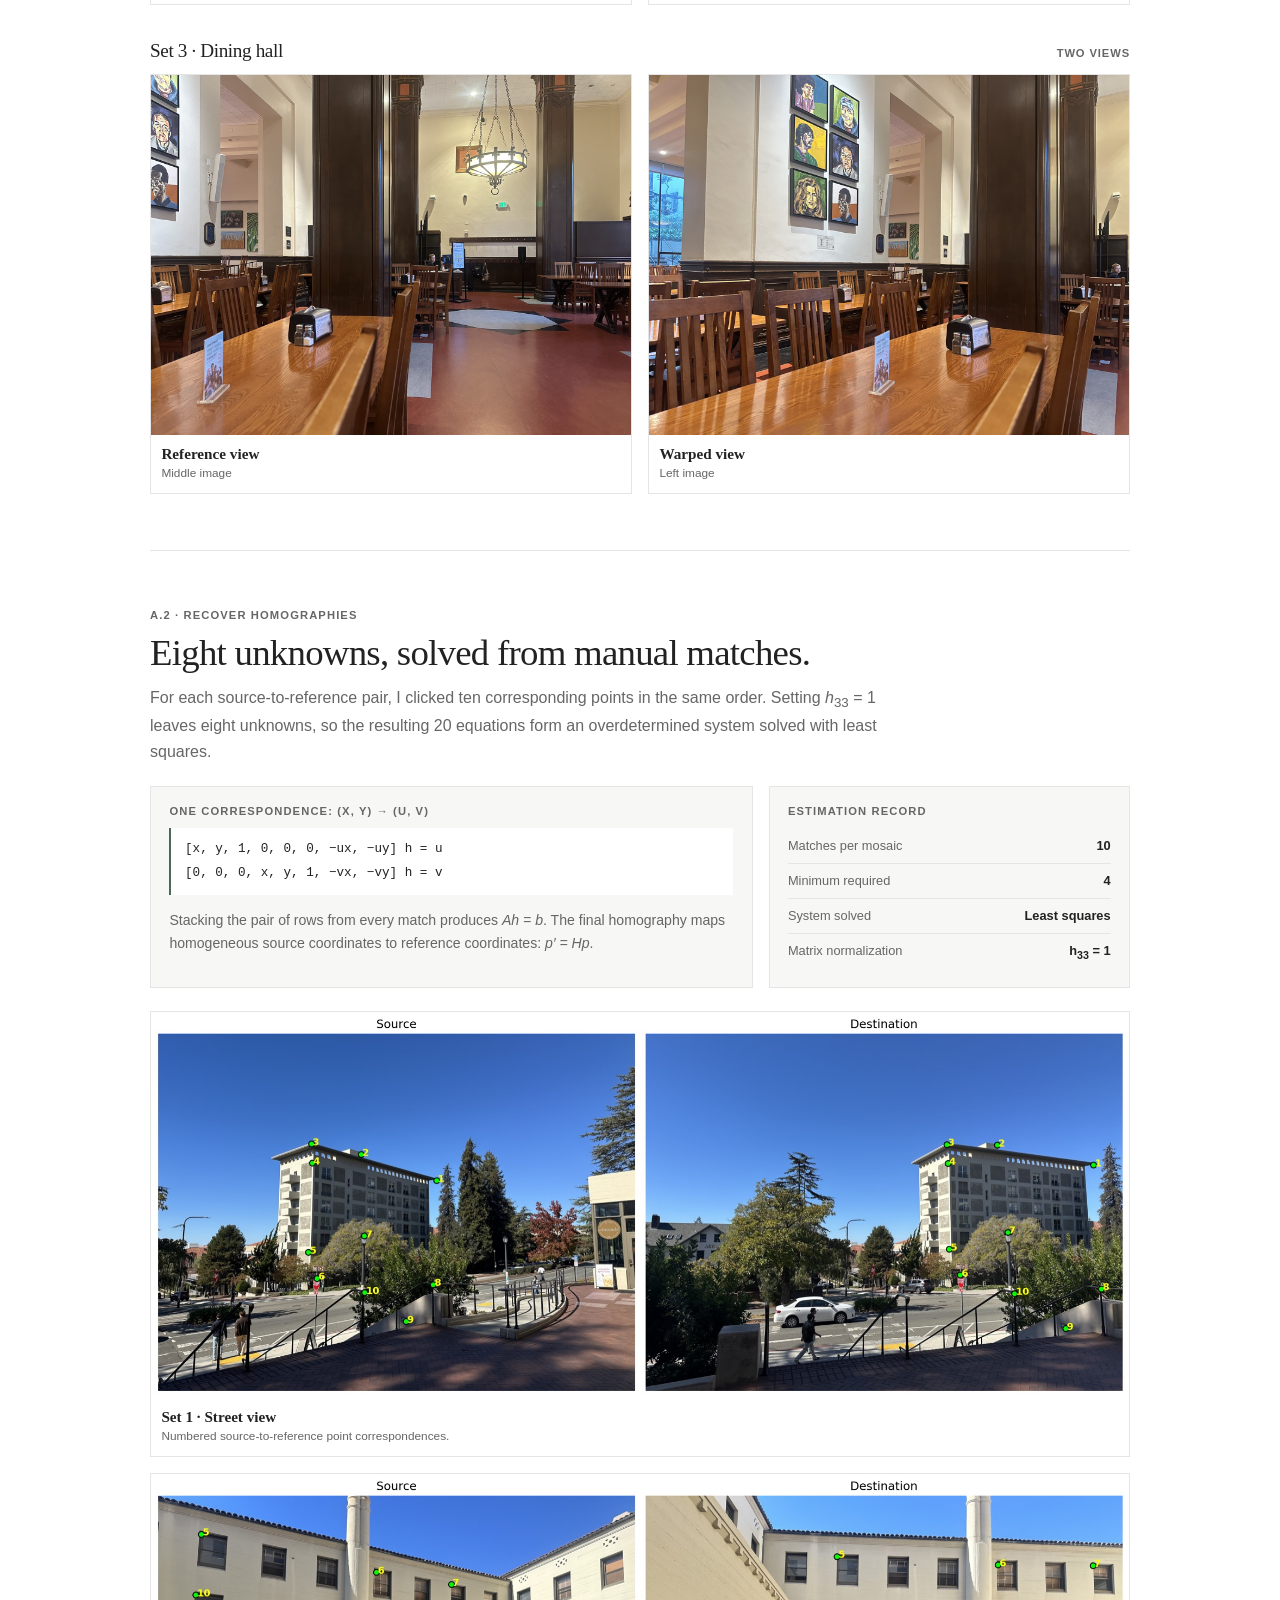
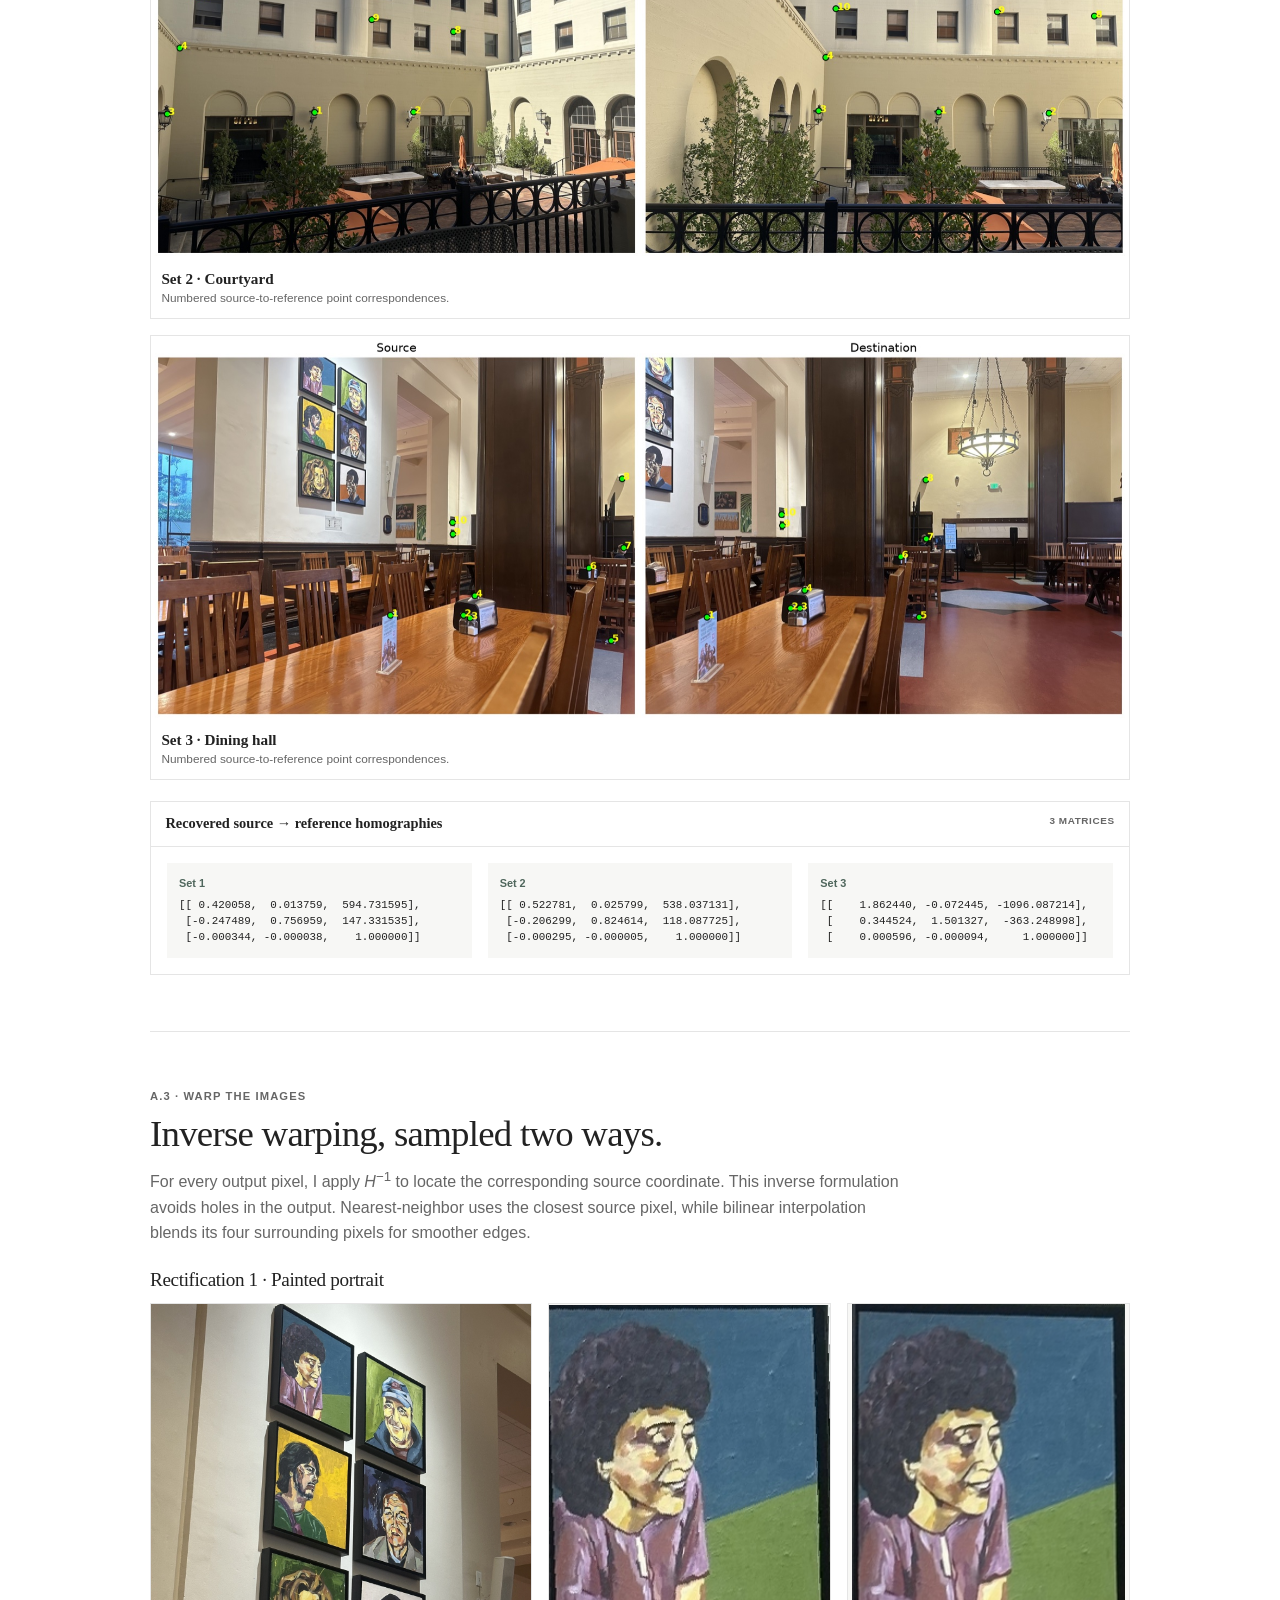
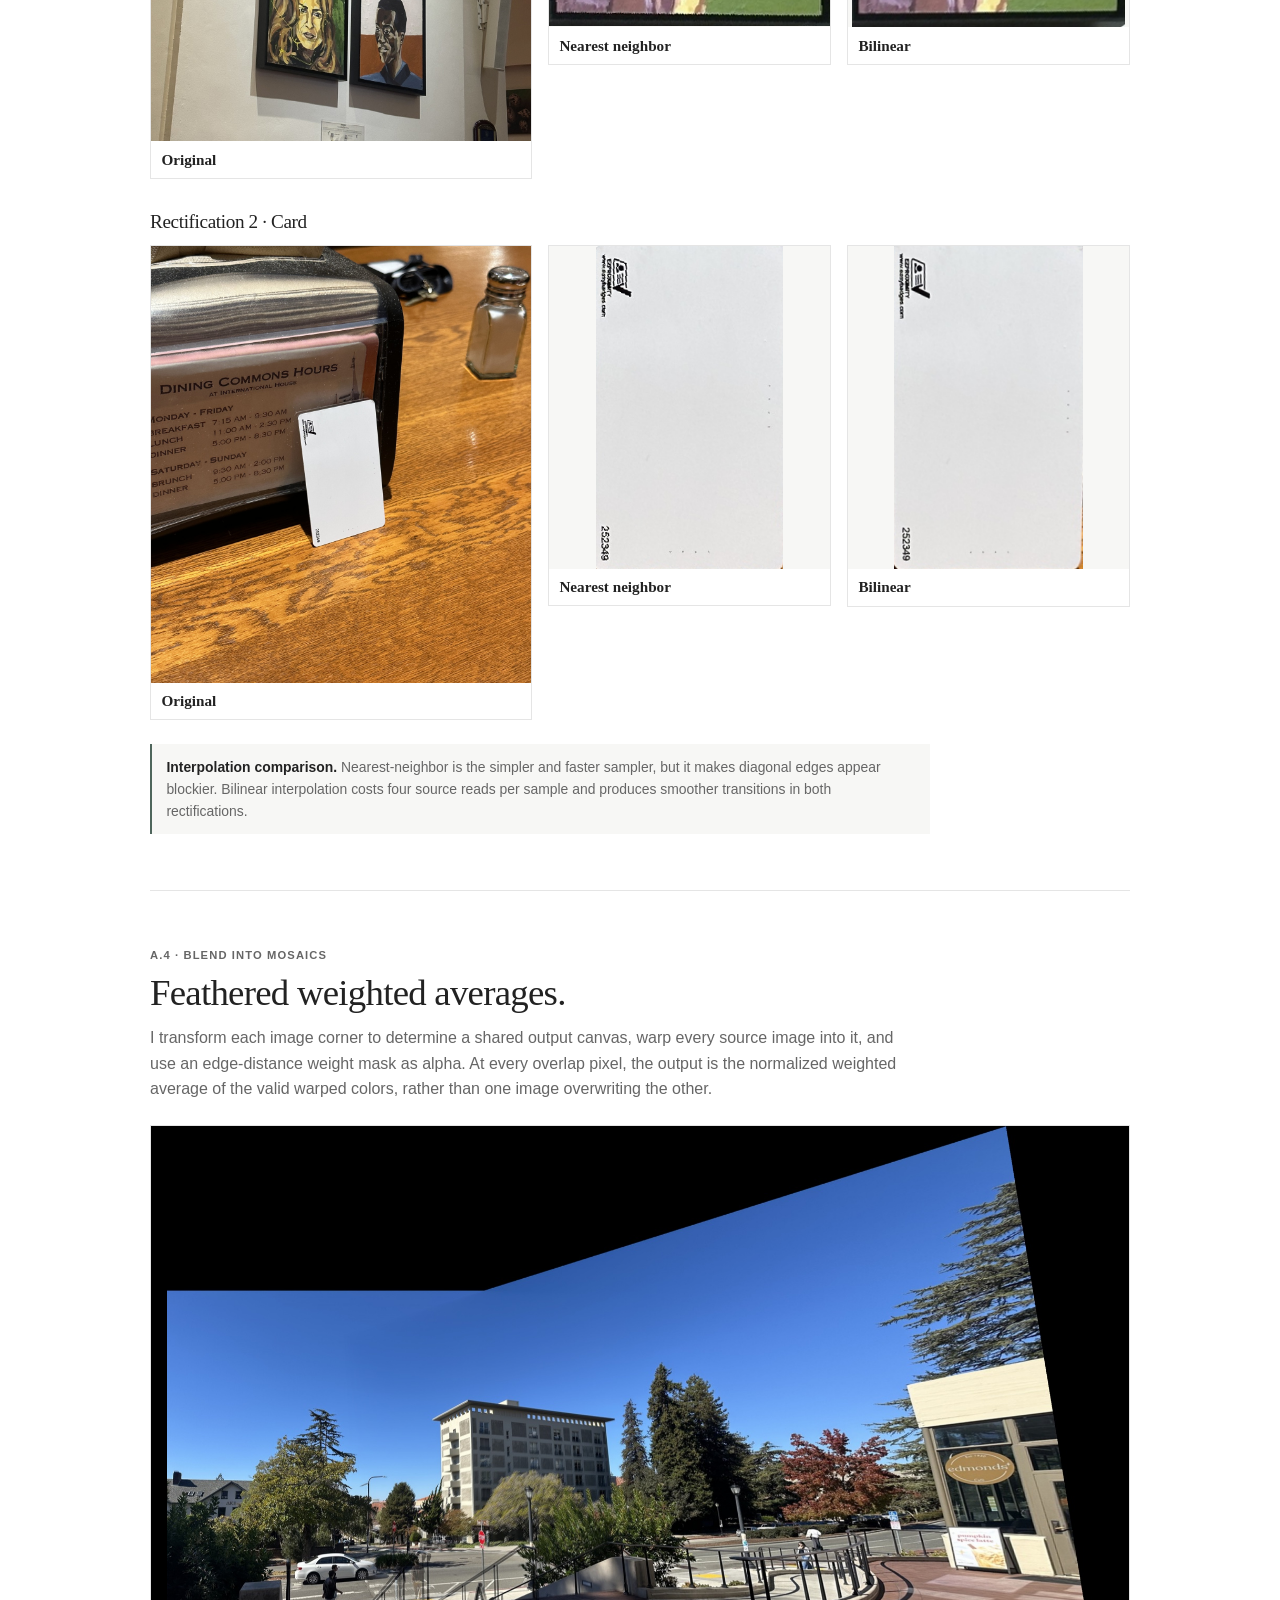
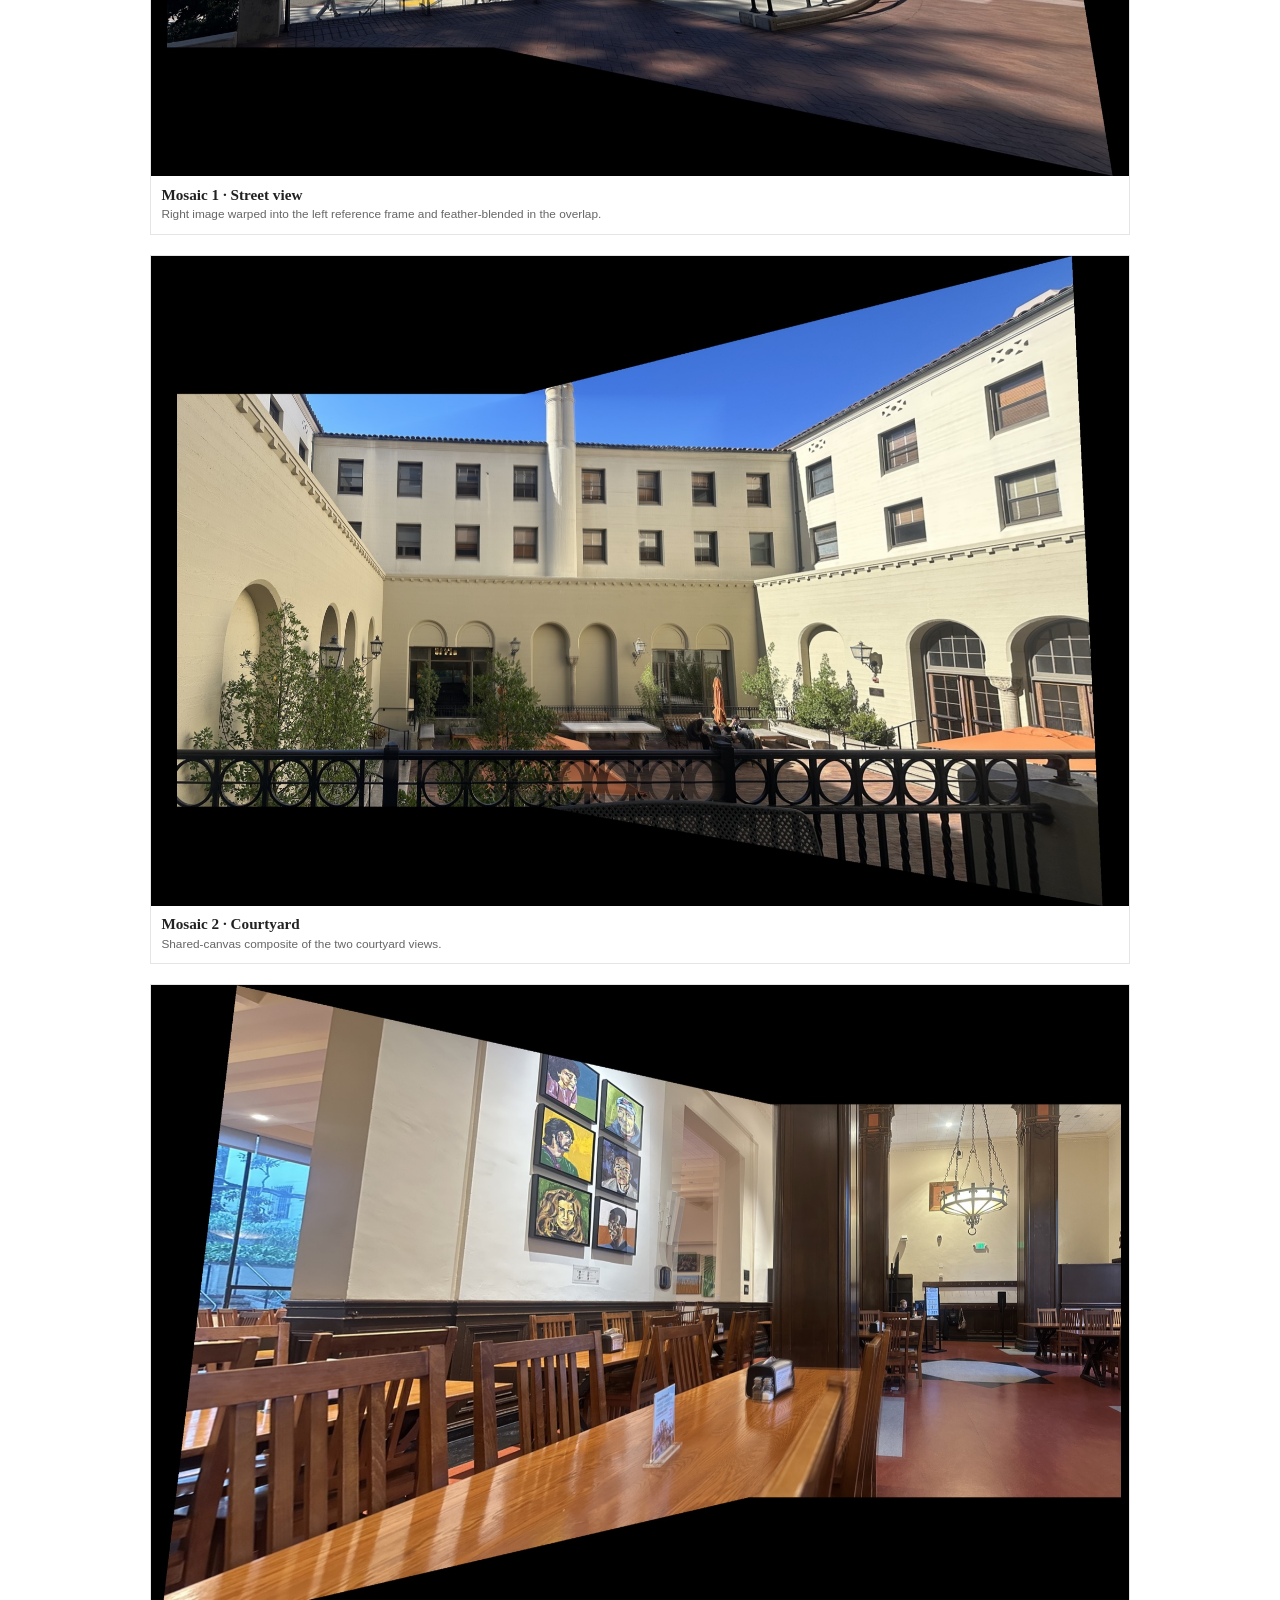
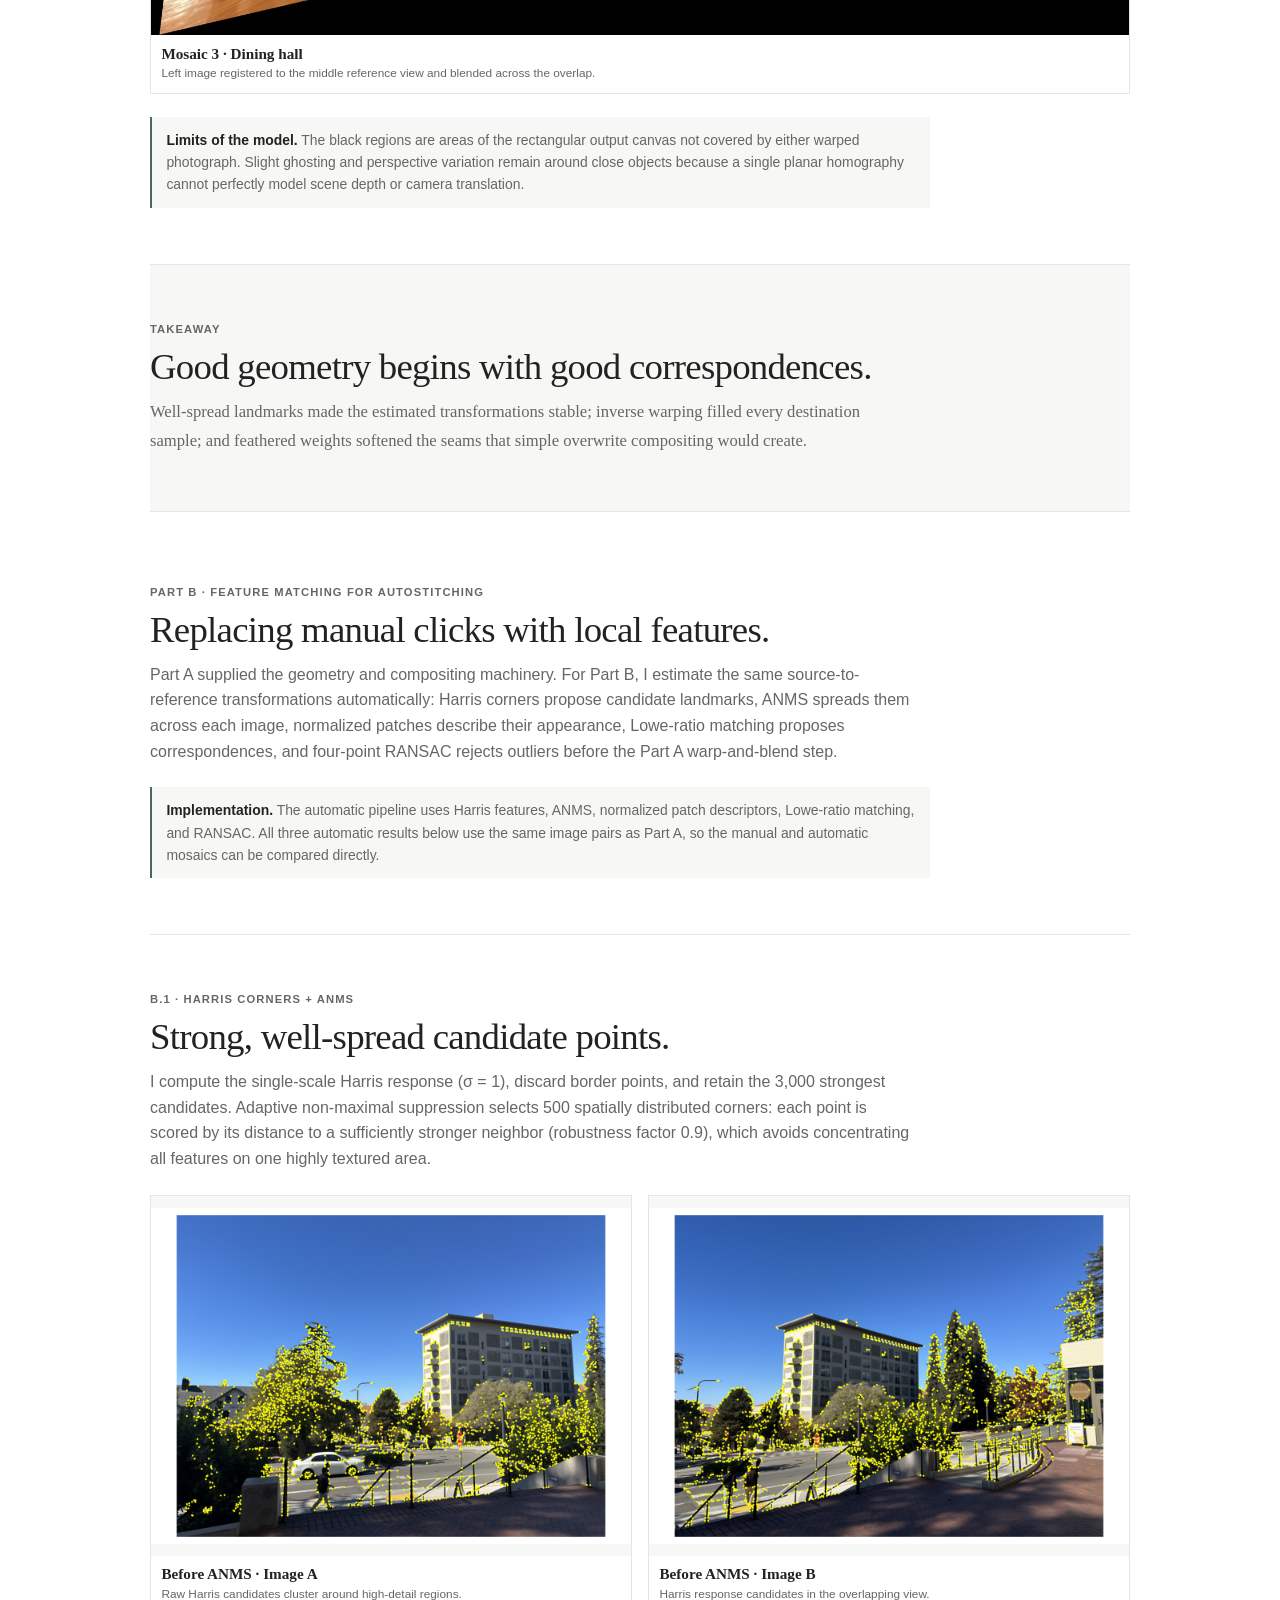
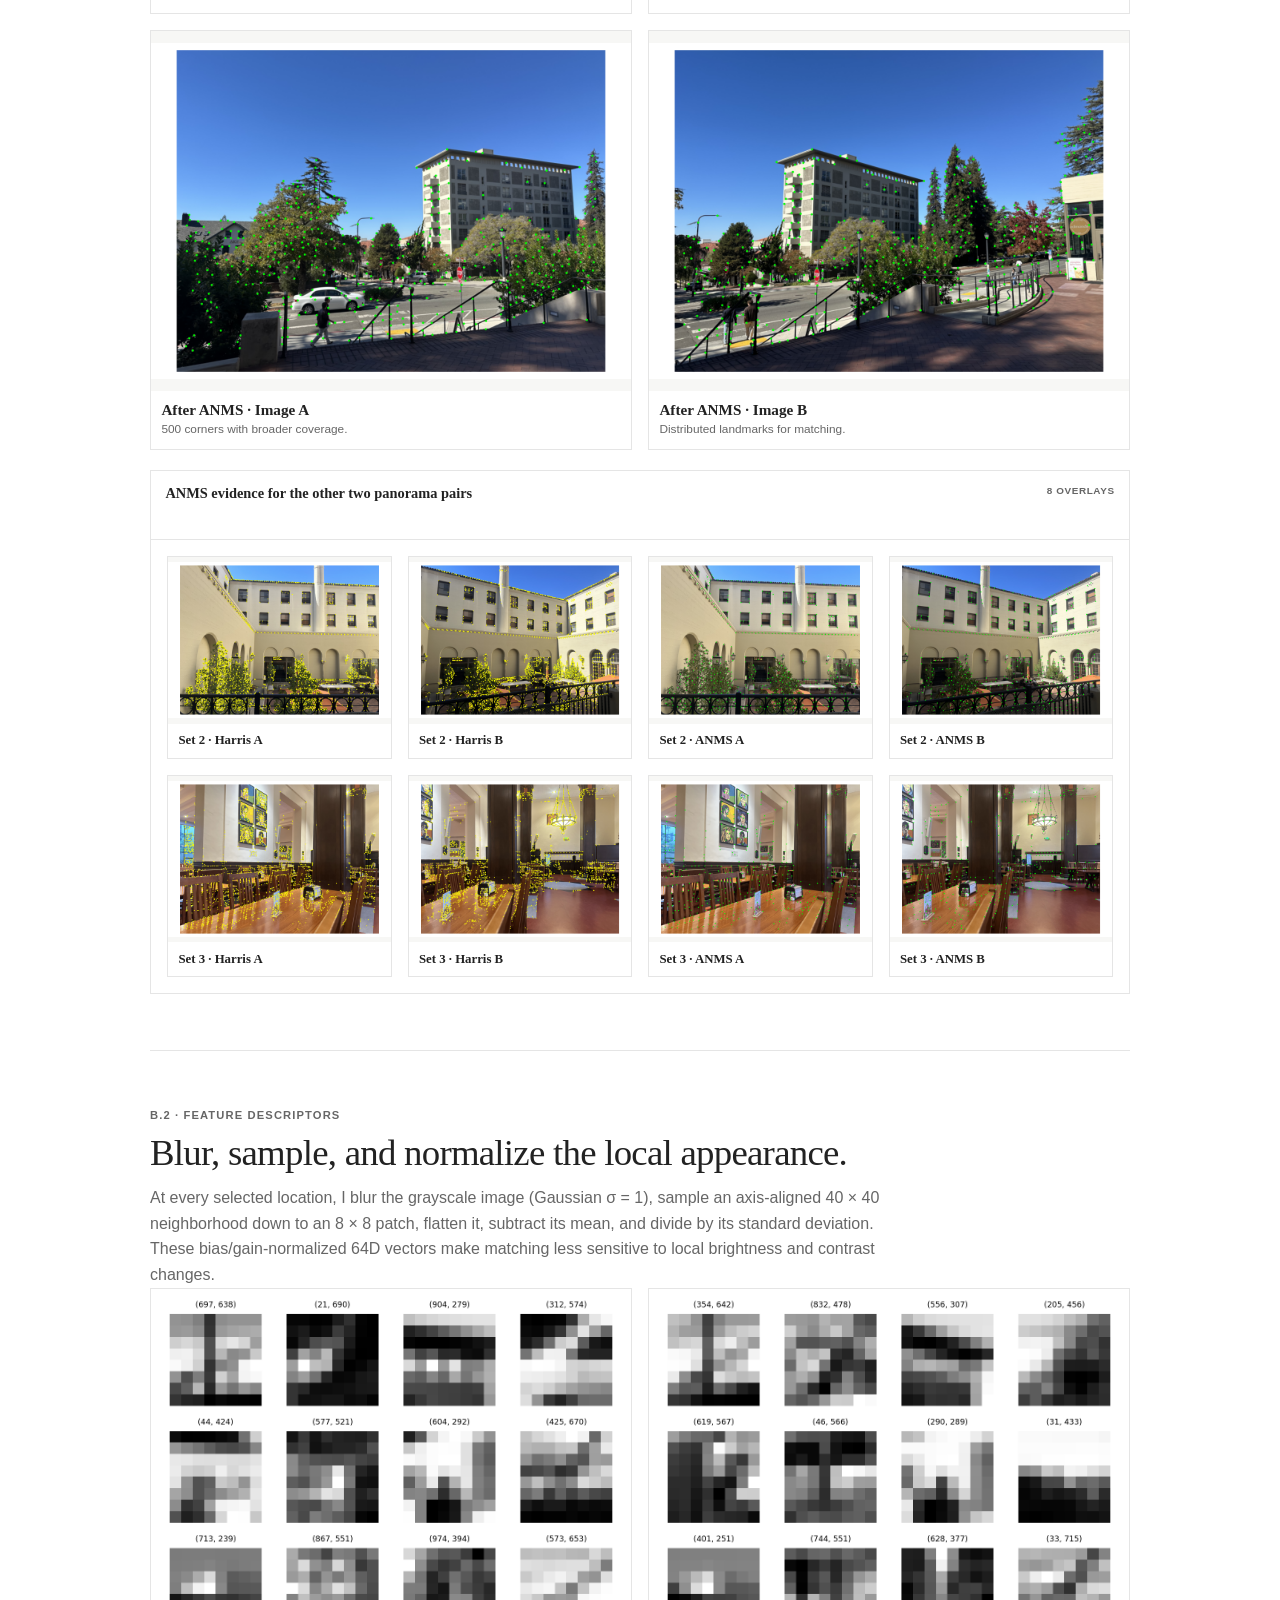
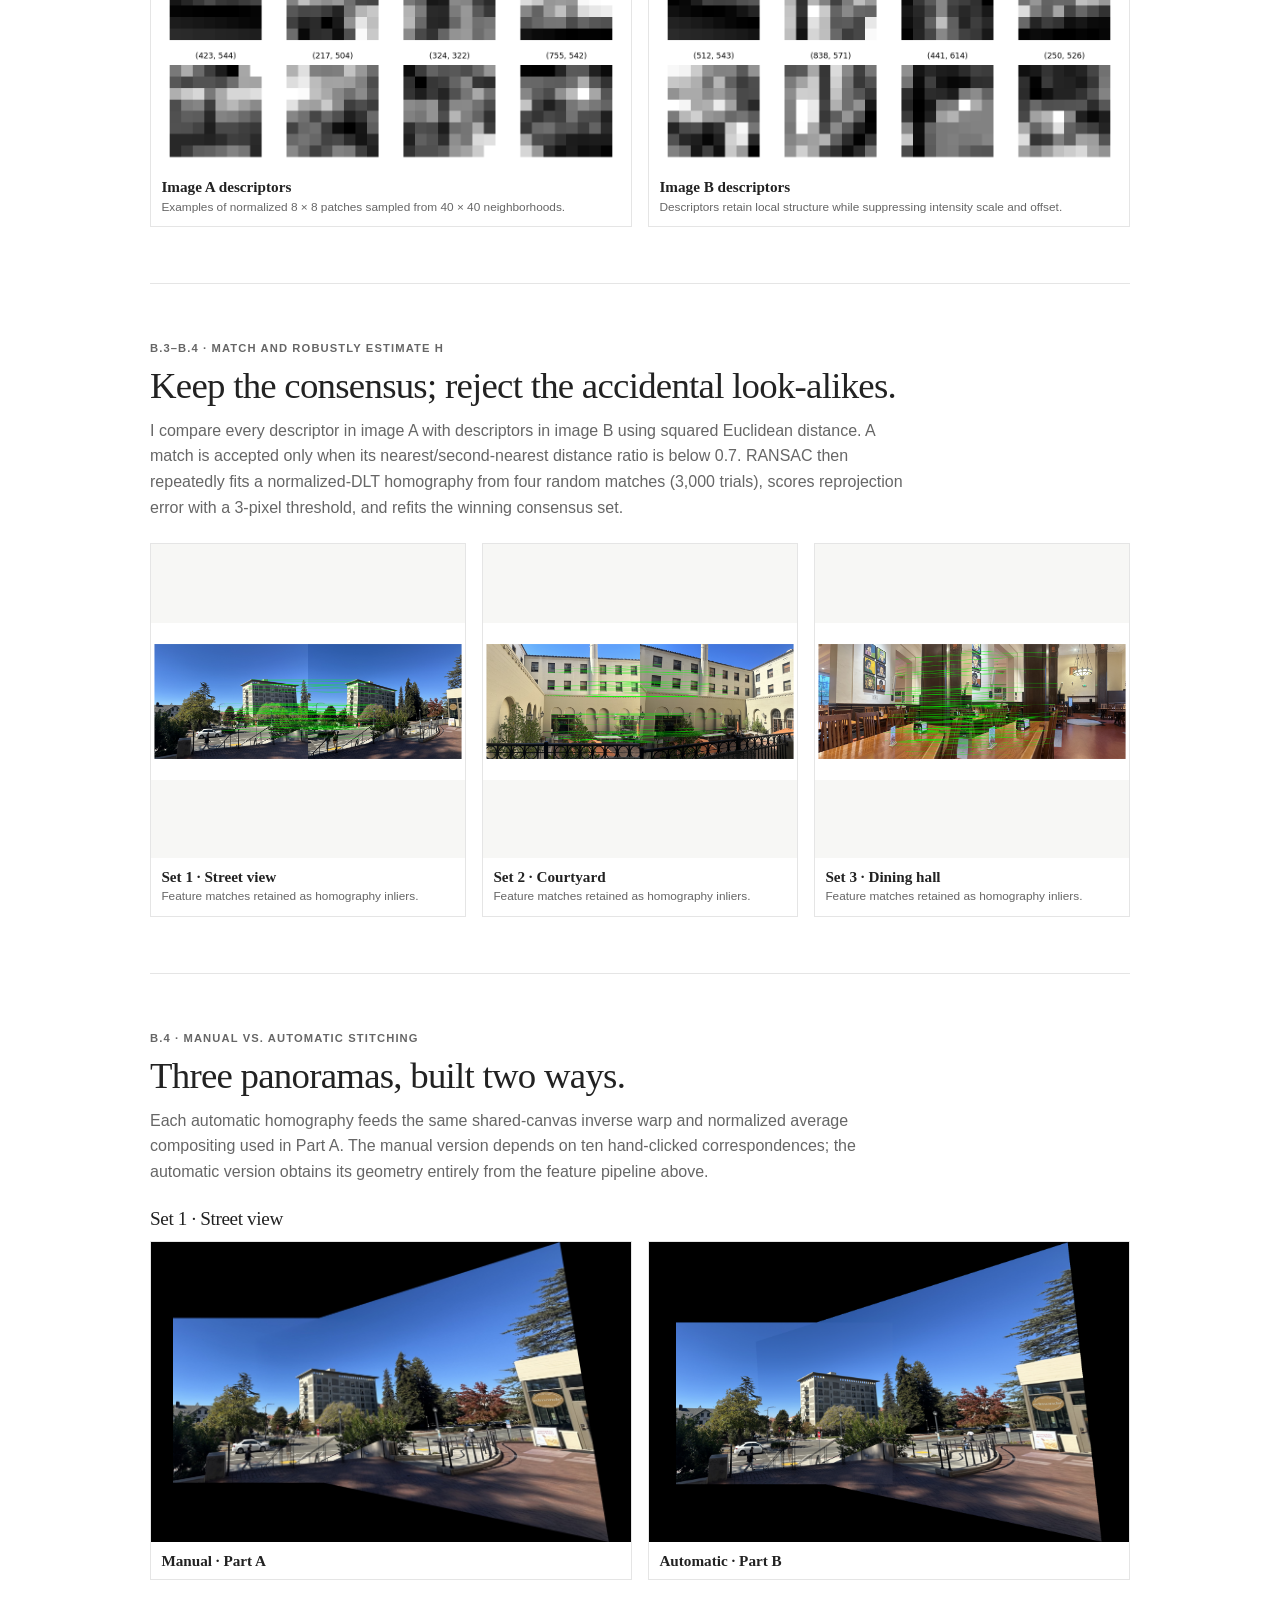
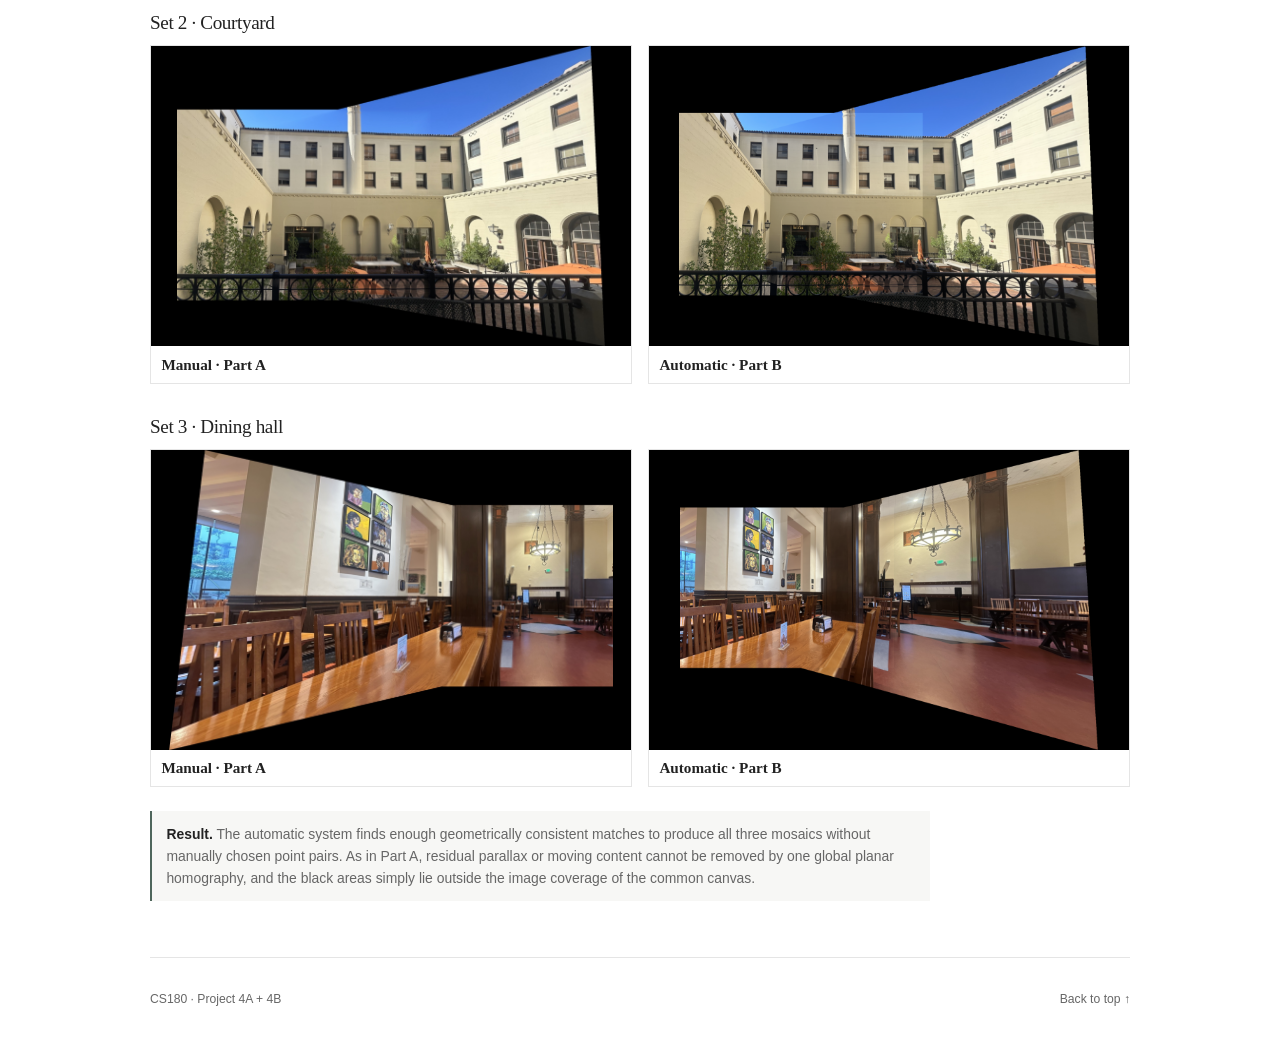
<file: proj4/index.html>
<!doctype html>
<html lang="en">
<head>
  <meta charset="utf-8">
  <meta name="viewport" content="width=device-width, initial-scale=1">
  <meta name="description" content="CS180 Project 4: manual and automatic image warping and mosaicing by Esther Ng Xin Yue.">
  <title>CS180 Project 4 — Image Warping &amp; Automatic Mosaicing</title>
  <link rel="stylesheet" href="styles.css">
</head>
<body>
  <header class="site-header" id="top">
    <nav class="nav wrap" aria-label="Project navigation">
      <a class="course" href="../index.html">CS180</a>
      <div class="nav-links">
        <a href="#capture">4A</a>
        <a href="#autostitch">4B</a>
        <a href="#features">Features</a>
        <a href="#comparison">Results</a>
      </div>
    </nav>
  </header>

  <main>
    <section class="hero wrap">
      <p class="eyebrow">Project 04 · Fall 2026</p>
      <h1>Image Warping<br>&amp; Mosaicing</h1>
      <p class="lede">From manual correspondences to automatic feature matching: recovering projective transforms, inverse-warping images, and compositing panoramas.</p>
      <p class="author">Esther Ng Xin Yue</p>
    </section>

    <div class="wrap report">
      <section id="capture">
        <div class="section-heading">
          <p class="eyebrow">A.1 · Shoot the pictures</p>
          <h2>Three overlapping image sets.</h2>
          <p>I captured each set from a nearly fixed center of projection while rotating the camera. Architectural edges, windows, furniture, and other stable landmarks provide well-distributed matches across the overlaps.</p>
        </div>

        <div class="source-sets">
          <article class="source-set">
            <div class="set-heading"><h3>Set 1 · Street view</h3><span>Two views</span></div>
            <div class="result-grid two">
              <figure><img src="assets/left1.jpeg" alt="Left source photograph of a street view"><figcaption><strong>Reference view</strong><span>Left image</span></figcaption></figure>
              <figure><img src="assets/right1.jpeg" alt="Right source photograph of a street view"><figcaption><strong>Warped view</strong><span>Right image</span></figcaption></figure>
            </div>
          </article>

          <article class="source-set">
            <div class="set-heading"><h3>Set 2 · Courtyard</h3><span>Two views</span></div>
            <div class="result-grid two">
              <figure><img src="assets/left2.jpeg" alt="Left source photograph of a courtyard"><figcaption><strong>Reference view</strong><span>Left image</span></figcaption></figure>
              <figure><img src="assets/right2.jpeg" alt="Right source photograph of a courtyard"><figcaption><strong>Warped view</strong><span>Right image</span></figcaption></figure>
            </div>
          </article>

          <article class="source-set">
            <div class="set-heading"><h3>Set 3 · Dining hall</h3><span>Two views</span></div>
            <div class="result-grid two">
              <figure><img src="assets/middle3.jpeg" alt="Reference source photograph of the dining hall"><figcaption><strong>Reference view</strong><span>Middle image</span></figcaption></figure>
              <figure><img src="assets/left3.jpeg" alt="Second source photograph of the dining hall"><figcaption><strong>Warped view</strong><span>Left image</span></figcaption></figure>
            </div>
          </article>
        </div>
      </section>

      <section id="homographies">
        <div class="section-heading">
          <p class="eyebrow">A.2 · Recover homographies</p>
          <h2>Eight unknowns, solved from manual matches.</h2>
          <p>For each source-to-reference pair, I clicked ten corresponding points in the same order. Setting <em>h</em><sub>33</sub> = 1 leaves eight unknowns, so the resulting 20 equations form an overdetermined system solved with least squares.</p>
        </div>

        <div class="method-grid">
          <div class="equation-card">
            <p class="card-label">One correspondence: (x, y) → (u, v)</p>
            <div class="equation" aria-label="Linear equations for one point correspondence">
              <span>[x, y, 1, 0, 0, 0, −ux, −uy] h = u</span>
              <span>[0, 0, 0, x, y, 1, −vx, −vy] h = v</span>
            </div>
            <p>Stacking the pair of rows from every match produces <em>Ah = b</em>. The final homography maps homogeneous source coordinates to reference coordinates: <em>p′ = Hp</em>.</p>
          </div>
          <aside class="settings-card">
            <p class="card-label">Estimation record</p>
            <dl>
              <div><dt>Matches per mosaic</dt><dd>10</dd></div>
              <div><dt>Minimum required</dt><dd>4</dd></div>
              <div><dt>System solved</dt><dd>Least squares</dd></div>
              <div><dt>Matrix normalization</dt><dd>h<sub>33</sub> = 1</dd></div>
            </dl>
          </aside>
        </div>

        <div class="correspondences">
          <figure><img src="assets/mosaic_1_matches_1_web.jpg" alt="Ten numbered correspondences between the street-view source and reference images"><figcaption><strong>Set 1 · Street view</strong><span>Numbered source-to-reference point correspondences.</span></figcaption></figure>
          <figure><img src="assets/mosaic_2_matches_1_web.jpg" alt="Ten numbered correspondences between the courtyard source and reference images"><figcaption><strong>Set 2 · Courtyard</strong><span>Numbered source-to-reference point correspondences.</span></figcaption></figure>
          <figure><img src="assets/mosaic_3_matches_1_web.jpg" alt="Ten numbered correspondences between the dining-hall source and reference images"><figcaption><strong>Set 3 · Dining hall</strong><span>Numbered source-to-reference point correspondences.</span></figcaption></figure>
        </div>

        <details class="evidence" open>
          <summary>Recovered source → reference homographies <span>3 matrices</span></summary>
          <div class="matrix-grid">
            <pre><strong>Set 1</strong>[[ 0.420058,  0.013759,  594.731595],
 [-0.247489,  0.756959,  147.331535],
 [-0.000344, -0.000038,    1.000000]]</pre>
            <pre><strong>Set 2</strong>[[ 0.522781,  0.025799,  538.037131],
 [-0.206299,  0.824614,  118.087725],
 [-0.000295, -0.000005,    1.000000]]</pre>
            <pre><strong>Set 3</strong>[[    1.862440, -0.072445, -1096.087214],
 [    0.344524,  1.501327,  -363.248998],
 [    0.000596, -0.000094,     1.000000]]</pre>
          </div>
        </details>
      </section>

      <section id="warping">
        <div class="section-heading">
          <p class="eyebrow">A.3 · Warp the images</p>
          <h2>Inverse warping, sampled two ways.</h2>
          <p>For every output pixel, I apply <em>H</em><sup>−1</sup> to locate the corresponding source coordinate. This inverse formulation avoids holes in the output. Nearest-neighbor uses the closest source pixel, while bilinear interpolation blends its four surrounding pixels for smoother edges.</p>
        </div>

        <div class="rectification-grid">
          <article class="rectification">
            <h3>Rectification 1 · Painted portrait</h3>
            <div class="three-up">
              <figure><img src="assets/rectification1.jpeg" alt="Original photograph of an angled painted portrait"><figcaption><strong>Original</strong></figcaption></figure>
              <figure><img src="assets/rect_1_nearest.png" alt="Painted portrait rectified with nearest-neighbor interpolation"><figcaption><strong>Nearest neighbor</strong></figcaption></figure>
              <figure><img src="assets/rect_1_bilinear.png" alt="Painted portrait rectified with bilinear interpolation"><figcaption><strong>Bilinear</strong></figcaption></figure>
            </div>
          </article>
          <article class="rectification">
            <h3>Rectification 2 · Card</h3>
            <div class="three-up">
              <figure><img src="assets/rectification2.jpeg" alt="Original photograph of an angled card"><figcaption><strong>Original</strong></figcaption></figure>
              <figure><img src="assets/rect_2_nearest.png" alt="Card rectified with nearest-neighbor interpolation"><figcaption><strong>Nearest neighbor</strong></figcaption></figure>
              <figure><img src="assets/rect_2_bilinear.png" alt="Card rectified with bilinear interpolation"><figcaption><strong>Bilinear</strong></figcaption></figure>
            </div>
          </article>
        </div>

        <p class="result-note"><strong>Interpolation comparison.</strong> Nearest-neighbor is the simpler and faster sampler, but it makes diagonal edges appear blockier. Bilinear interpolation costs four source reads per sample and produces smoother transitions in both rectifications.</p>
      </section>

      <section id="mosaics">
        <div class="section-heading">
          <p class="eyebrow">A.4 · Blend into mosaics</p>
          <h2>Feathered weighted averages.</h2>
          <p>I transform each image corner to determine a shared output canvas, warp every source image into it, and use an edge-distance weight mask as alpha. At every overlap pixel, the output is the normalized weighted average of the valid warped colors, rather than one image overwriting the other.</p>
        </div>

        <div class="mosaic-results">
          <figure class="mosaic-output"><img src="assets/mosaic_1_web.jpg" alt="Feather-blended mosaic of the street view"><figcaption><strong>Mosaic 1 · Street view</strong><span>Right image warped into the left reference frame and feather-blended in the overlap.</span></figcaption></figure>
          <figure class="mosaic-output"><img src="assets/mosaic_2_web.jpg" alt="Feather-blended mosaic of the courtyard"><figcaption><strong>Mosaic 2 · Courtyard</strong><span>Shared-canvas composite of the two courtyard views.</span></figcaption></figure>
          <figure class="mosaic-output"><img src="assets/mosaic_3_web.jpg" alt="Feather-blended mosaic of the dining hall"><figcaption><strong>Mosaic 3 · Dining hall</strong><span>Left image registered to the middle reference view and blended across the overlap.</span></figcaption></figure>
        </div>

        <p class="result-note"><strong>Limits of the model.</strong> The black regions are areas of the rectangular output canvas not covered by either warped photograph. Slight ghosting and perspective variation remain around close objects because a single planar homography cannot perfectly model scene depth or camera translation.</p>
      </section>

      <section class="takeaway">
        <p class="eyebrow">Takeaway</p>
        <h2>Good geometry begins with good correspondences.</h2>
        <p>Well-spread landmarks made the estimated transformations stable; inverse warping filled every destination sample; and feathered weights softened the seams that simple overwrite compositing would create.</p>
      </section>

      <section id="autostitch" class="part-divider">
        <div class="section-heading">
          <p class="eyebrow">Part B · Feature Matching for Autostitching</p>
          <h2>Replacing manual clicks with local features.</h2>
          <p>Part A supplied the geometry and compositing machinery. For Part B, I estimate the same source-to-reference transformations automatically: Harris corners propose candidate landmarks, ANMS spreads them across each image, normalized patches describe their appearance, Lowe-ratio matching proposes correspondences, and four-point RANSAC rejects outliers before the Part A warp-and-blend step.</p>
        </div>

        <p class="result-note"><strong>Implementation.</strong> The automatic pipeline uses Harris features, ANMS, normalized patch descriptors, Lowe-ratio matching, and RANSAC. All three automatic results below use the same image pairs as Part A, so the manual and automatic mosaics can be compared directly.</p>
      </section>

      <section id="features">
        <div class="section-heading">
          <p class="eyebrow">B.1 · Harris corners + ANMS</p>
          <h2>Strong, well-spread candidate points.</h2>
          <p>I compute the single-scale Harris response (σ = 1), discard border points, and retain the 3,000 strongest candidates. Adaptive non-maximal suppression selects 500 spatially distributed corners: each point is scored by its distance to a sufficiently stronger neighbor (robustness factor 0.9), which avoids concentrating all features on one highly textured area.</p>
        </div>

        <div class="feature-pair">
          <figure><img src="assets/4b/4B/results/panorama_1/pair_1/harris_corners_a.png" alt="All detected Harris corners on the first street-view image"><figcaption><strong>Before ANMS · Image A</strong><span>Raw Harris candidates cluster around high-detail regions.</span></figcaption></figure>
          <figure><img src="assets/4b/4B/results/panorama_1/pair_1/harris_corners_b.png" alt="All detected Harris corners on the second street-view image"><figcaption><strong>Before ANMS · Image B</strong><span>Harris response candidates in the overlapping view.</span></figcaption></figure>
          <figure><img src="assets/4b/4B/results/panorama_1/pair_1/anms_a.png" alt="ANMS-selected corners on the first street-view image"><figcaption><strong>After ANMS · Image A</strong><span>500 corners with broader coverage.</span></figcaption></figure>
          <figure><img src="assets/4b/4B/results/panorama_1/pair_1/anms_b.png" alt="ANMS-selected corners on the second street-view image"><figcaption><strong>After ANMS · Image B</strong><span>Distributed landmarks for matching.</span></figcaption></figure>
        </div>

        <details class="evidence" open>
          <summary>ANMS evidence for the other two panorama pairs <span>8 overlays</span></summary>
          <div class="diagnostic-grid">
            <figure><img src="assets/4b/4B/results/panorama_2/pair_1/harris_corners_a.png" alt="Harris corners, courtyard image A"><figcaption><strong>Set 2 · Harris A</strong></figcaption></figure>
            <figure><img src="assets/4b/4B/results/panorama_2/pair_1/harris_corners_b.png" alt="Harris corners, courtyard image B"><figcaption><strong>Set 2 · Harris B</strong></figcaption></figure>
            <figure><img src="assets/4b/4B/results/panorama_2/pair_1/anms_a.png" alt="ANMS corners, courtyard image A"><figcaption><strong>Set 2 · ANMS A</strong></figcaption></figure>
            <figure><img src="assets/4b/4B/results/panorama_2/pair_1/anms_b.png" alt="ANMS corners, courtyard image B"><figcaption><strong>Set 2 · ANMS B</strong></figcaption></figure>
            <figure><img src="assets/4b/4B/results/panorama_3/pair_1/harris_corners_a.png" alt="Harris corners, dining-hall image A"><figcaption><strong>Set 3 · Harris A</strong></figcaption></figure>
            <figure><img src="assets/4b/4B/results/panorama_3/pair_1/harris_corners_b.png" alt="Harris corners, dining-hall image B"><figcaption><strong>Set 3 · Harris B</strong></figcaption></figure>
            <figure><img src="assets/4b/4B/results/panorama_3/pair_1/anms_a.png" alt="ANMS corners, dining-hall image A"><figcaption><strong>Set 3 · ANMS A</strong></figcaption></figure>
            <figure><img src="assets/4b/4B/results/panorama_3/pair_1/anms_b.png" alt="ANMS corners, dining-hall image B"><figcaption><strong>Set 3 · ANMS B</strong></figcaption></figure>
          </div>
        </details>
      </section>

      <section id="descriptors">
        <div class="section-heading">
          <p class="eyebrow">B.2 · Feature descriptors</p>
          <h2>Blur, sample, and normalize the local appearance.</h2>
          <p>At every selected location, I blur the grayscale image (Gaussian σ = 1), sample an axis-aligned 40 × 40 neighborhood down to an 8 × 8 patch, flatten it, subtract its mean, and divide by its standard deviation. These bias/gain-normalized 64D vectors make matching less sensitive to local brightness and contrast changes.</p>
        </div>
        <div class="result-grid two descriptor-grid">
          <figure><img src="assets/4b/4B/results/panorama_1/pair_1/descriptors_a.png" alt="Grid of normalized 8 by 8 descriptors from the first street-view image"><figcaption><strong>Image A descriptors</strong><span>Examples of normalized 8 × 8 patches sampled from 40 × 40 neighborhoods.</span></figcaption></figure>
          <figure><img src="assets/4b/4B/results/panorama_1/pair_1/descriptors_b.png" alt="Grid of normalized 8 by 8 descriptors from the second street-view image"><figcaption><strong>Image B descriptors</strong><span>Descriptors retain local structure while suppressing intensity scale and offset.</span></figcaption></figure>
        </div>
      </section>

      <section id="matching">
        <div class="section-heading">
          <p class="eyebrow">B.3–B.4 · Match and robustly estimate H</p>
          <h2>Keep the consensus; reject the accidental look-alikes.</h2>
          <p>I compare every descriptor in image A with descriptors in image B using squared Euclidean distance. A match is accepted only when its nearest/second-nearest distance ratio is below 0.7. RANSAC then repeatedly fits a normalized-DLT homography from four random matches (3,000 trials), scores reprojection error with a 3-pixel threshold, and refits the winning consensus set.</p>
        </div>
        <div class="match-results">
          <figure><img src="assets/4b/4B/results/panorama_1/pair_1/ransac_inlier_matches.png" alt="RANSAC inlier feature matches between the street-view image pair"><figcaption><strong>Set 1 · Street view</strong><span>Feature matches retained as homography inliers.</span></figcaption></figure>
          <figure><img src="assets/4b/4B/results/panorama_2/pair_1/ransac_inlier_matches.png" alt="RANSAC inlier feature matches between the courtyard image pair"><figcaption><strong>Set 2 · Courtyard</strong><span>Feature matches retained as homography inliers.</span></figcaption></figure>
          <figure><img src="assets/4b/4B/results/panorama_3/pair_1/ransac_inlier_matches.png" alt="RANSAC inlier feature matches between the dining-hall image pair"><figcaption><strong>Set 3 · Dining hall</strong><span>Feature matches retained as homography inliers.</span></figcaption></figure>
        </div>
      </section>

      <section id="comparison">
        <div class="section-heading">
          <p class="eyebrow">B.4 · Manual vs. automatic stitching</p>
          <h2>Three panoramas, built two ways.</h2>
          <p>Each automatic homography feeds the same shared-canvas inverse warp and normalized average compositing used in Part A. The manual version depends on ten hand-clicked correspondences; the automatic version obtains its geometry entirely from the feature pipeline above.</p>
        </div>
        <div class="comparison-grid">
          <article>
            <h3>Set 1 · Street view</h3>
            <div class="result-grid two"><figure><img src="assets/mosaic_1_web.jpg" alt="Manually stitched street-view mosaic"><figcaption><strong>Manual · Part A</strong></figcaption></figure><figure><img src="assets/4b/4B/results/panorama_1/automatic_mosaic.png" alt="Automatically stitched street-view mosaic"><figcaption><strong>Automatic · Part B</strong></figcaption></figure></div>
          </article>
          <article>
            <h3>Set 2 · Courtyard</h3>
            <div class="result-grid two"><figure><img src="assets/mosaic_2_web.jpg" alt="Manually stitched courtyard mosaic"><figcaption><strong>Manual · Part A</strong></figcaption></figure><figure><img src="assets/4b/4B/results/panorama_2/automatic_mosaic.png" alt="Automatically stitched courtyard mosaic"><figcaption><strong>Automatic · Part B</strong></figcaption></figure></div>
          </article>
          <article>
            <h3>Set 3 · Dining hall</h3>
            <div class="result-grid two"><figure><img src="assets/mosaic_3_web.jpg" alt="Manually stitched dining-hall mosaic"><figcaption><strong>Manual · Part A</strong></figcaption></figure><figure><img src="assets/4b/4B/results/panorama_3/automatic_mosaic.png" alt="Automatically stitched dining-hall mosaic"><figcaption><strong>Automatic · Part B</strong></figcaption></figure></div>
          </article>
        </div>
        <p class="result-note"><strong>Result.</strong> The automatic system finds enough geometrically consistent matches to produce all three mosaics without manually chosen point pairs. As in Part A, residual parallax or moving content cannot be removed by one global planar homography, and the black areas simply lie outside the image coverage of the common canvas.</p>
      </section>
    </div>
  </main>

  <footer class="wrap"><span>CS180 · Project 4A + 4B</span><a href="#top">Back to top ↑</a></footer>
</body>
</html>
</file>
<file: 4Asubmission/styles.css>
:root {
  --ink: #222;
  --muted: #666;
  --line: #e5e5e5;
  --soft: #f7f7f5;
  --accent: #4f665c;
}

* { box-sizing: border-box; }
html { scroll-behavior: smooth; }
body { margin: 0; background: #fff; color: var(--ink); font: 16px/1.6 -apple-system, BlinkMacSystemFont, "Segoe UI", sans-serif; }
.wrap { width: min(100% - 2.5rem, 980px); margin-inline: auto; }

.site-header { border-bottom: 1px solid var(--line); }
.nav { display: flex; align-items: center; justify-content: space-between; gap: 1rem; min-height: 54px; }
.course { color: var(--ink); font: 600 .88rem/1 Georgia, serif; text-decoration: none; }
.nav-links { display: flex; flex-wrap: wrap; gap: .9rem; }
.nav-links a, footer a { color: var(--muted); font-size: .76rem; text-decoration: none; }
.nav-links a:hover, .nav-links a:focus, footer a:hover, footer a:focus { color: var(--ink); text-decoration: underline; text-underline-offset: 3px; }

.hero { padding: 4.2rem 0 3.4rem; border-bottom: 1px solid var(--line); }
.eyebrow, .card-label { margin: 0 0 .45rem; color: var(--muted); font-size: .7rem; font-weight: 700; letter-spacing: .1em; text-transform: uppercase; }
h1, h2, h3 { font-family: Georgia, "Times New Roman", serif; font-weight: 500; letter-spacing: -.02em; line-height: 1.15; }
h1 { margin: 0; font-size: clamp(2.4rem, 5vw, 4.1rem); }
h2 { margin: 0 0 .65rem; font-size: clamp(1.65rem, 3.4vw, 2.3rem); }
h3 { margin: 0; font-size: 1.2rem; }
.lede { max-width: 650px; margin: 1rem 0 0; color: var(--muted); font-size: 1rem; }
.author { margin: 1.25rem 0 0; font: 500 .9rem/1.2 Georgia, "Times New Roman", serif; }

.report > section { padding: 3.5rem 0; border-bottom: 1px solid var(--line); }
.section-heading { max-width: 760px; }
.section-heading > p:not(.eyebrow) { margin: 0; color: var(--muted); }
.source-sets, .correspondences, .rectification-grid, .mosaic-results { display: grid; gap: 1.5rem; margin-top: 1.45rem; }
.source-sets { gap: 2.2rem; }
.set-heading { display: flex; align-items: baseline; justify-content: space-between; gap: 1rem; margin-bottom: .7rem; }
.set-heading span { color: var(--muted); font-size: .7rem; font-weight: 700; letter-spacing: .08em; text-transform: uppercase; }

.result-grid, .three-up, .method-grid, .matrix-grid { display: grid; gap: 1rem; }
.result-grid.two { grid-template-columns: repeat(2, minmax(0, 1fr)); }
.three-up { grid-template-columns: 1.35fr repeat(2, minmax(0, 1fr)); align-items: start; }
figure { margin: 0; overflow: hidden; border: 1px solid var(--line); background: #fff; }
figure img { display: block; width: 100%; background: var(--soft); object-fit: contain; }
.source-set figure img { aspect-ratio: 4 / 3; object-fit: cover; }
figcaption { display: grid; gap: .12rem; padding: .6rem .65rem; color: var(--muted); font-size: .74rem; }
figcaption strong { color: var(--ink); font: 600 .95rem/1.15 Georgia, serif; }

.method-grid { grid-template-columns: minmax(0, 1.25fr) minmax(250px, .75fr); margin-top: 1.35rem; }
.equation-card, .settings-card { padding: 1rem 1.15rem; background: var(--soft); border: 1px solid var(--line); }
.equation-card > p:last-child { margin: .85rem 0 0; color: var(--muted); font-size: .88rem; }
.equation { display: grid; gap: .35rem; overflow-x: auto; padding: .75rem .85rem; border-left: 2px solid var(--accent); background: #fff; font: .79rem/1.5 ui-monospace, SFMono-Regular, Menlo, monospace; }
.settings-card dl { margin: .5rem 0 0; }
.settings-card dl div { display: flex; justify-content: space-between; gap: .75rem; padding: .43rem 0; border-bottom: 1px solid var(--line); font-size: .8rem; }
.settings-card dl div:last-child { border-bottom: 0; }
.settings-card dt { color: var(--muted); }
.settings-card dd { margin: 0; font-weight: 600; text-align: right; }
.correspondences { gap: 1rem; }
.evidence { margin-top: 1.3rem; border: 1px solid var(--line); }
.evidence summary { display: flex; justify-content: space-between; gap: 1rem; padding: .8rem .9rem; cursor: pointer; font: 600 .9rem/1.3 Georgia, serif; }
.evidence summary span { color: var(--muted); font: 600 .62rem/1.5 -apple-system, BlinkMacSystemFont, "Segoe UI", sans-serif; letter-spacing: .06em; text-transform: uppercase; }
.matrix-grid { grid-template-columns: repeat(3, minmax(0, 1fr)); padding: 1rem; border-top: 1px solid var(--line); }
pre { overflow-x: auto; margin: 0; padding: .75rem; background: var(--soft); font: .68rem/1.5 ui-monospace, SFMono-Regular, Menlo, monospace; }
pre strong { display: block; margin-bottom: .35rem; color: var(--accent); font-family: -apple-system, BlinkMacSystemFont, "Segoe UI", sans-serif; }

.rectification-grid { gap: 2rem; }
.rectification > h3 { margin-bottom: .75rem; }
.three-up figure img { aspect-ratio: 1 / 1.15; }
.three-up figure:first-child img { object-fit: cover; }
.result-note { max-width: 780px; margin: 1.45rem 0 0; padding: .75rem .9rem; border-left: 2px solid var(--accent); background: var(--soft); color: var(--muted); font-size: .87rem; }
.result-note strong { color: var(--ink); }

.mosaic-results { gap: 1.25rem; }
.mosaic-output img { max-height: 650px; object-fit: contain; background: #000; }
.takeaway { background: var(--soft); }
.takeaway > p:not(.eyebrow) { max-width: 720px; margin: 0; color: var(--muted); font: 1.04rem/1.7 Georgia, "Times New Roman", serif; }
footer { display: flex; justify-content: space-between; gap: 1rem; padding: 2rem 0; color: var(--muted); font-size: .76rem; }

@media (max-width: 720px) {
  .wrap { width: min(100% - 2rem, 980px); }
  .nav { align-items: flex-start; flex-direction: column; padding: .8rem 0; }
  .nav-links { gap: .6rem; }
  .hero { padding: 3rem 0 2.5rem; }
  .report > section { padding: 2.8rem 0; }
  .result-grid.two, .method-grid, .matrix-grid, .three-up { grid-template-columns: 1fr; }
  .three-up figure img { aspect-ratio: auto; }
  .evidence summary { align-items: flex-start; flex-direction: column; }
  footer { align-items: flex-start; flex-direction: column; }
}

@media print {
  body { font-size: 10pt; }
  .site-header { display: none; }
  .wrap { width: 100%; }
  .hero { padding-top: 0; }
  .report > section { break-inside: avoid; padding: 1.6rem 0; }
  .evidence { break-inside: avoid; }
}
</file>
<file: proj0/style.css>
/* =========================
   GLOBAL
   ========================= */

   body {
    font-family: Arial, Helvetica, sans-serif;

    max-width: 1000px;
    margin: 0 auto;
    padding: 40px 20px;

    line-height: 1.6;
}


/* =========================
   HEADER
   ========================= */

header {
    text-align: center;
    margin-bottom: 60px;
}

header h1 {
    margin-bottom: 5px;
}

header h2 {
    font-weight: normal;
}


/* =========================
   SECTIONS
   ========================= */

section {
    margin-bottom: 80px;
}

section h2 {
    margin-bottom: 20px;
}


/* =========================
   IMAGE LAYOUT
   ========================= */

.image-row {
    display: flex;
    gap: 30px;

    margin-top: 30px;
    margin-bottom: 30px;
}

figure {
    flex: 1;
    margin: 0;
}

figure img {
    width: 100%;
    height: auto;

    display: block;
}

.small-image {
    width: 300px;
    max-width: 100%;
    height: auto;
    margin: 0 auto;
}

figcaption {
    text-align: center;

    margin-top: 10px;

    font-weight: bold;
}


/* =========================
   DOLLY ZOOM
   ========================= */

.gif-container {
    text-align: center;

    margin-top: 30px;
    margin-bottom: 30px;
}

.gif-container img {
    max-width: 700px;
    width: 100%;
}


/* =========================
   FOOTER
   ========================= */

footer {
    text-align: center;

    margin-top: 80px;

    padding-top: 30px;

    border-top: 1px solid #ccc;
}


/* =========================
   MOBILE
   ========================= */

@media (max-width: 700px) {

    .image-row {
        flex-direction: column;
    }

}
</file>
<file: proj1/styles.css>
:root {
  --ink: #222;
  --muted: #666;
  --line: #e5e5e5;
  --soft: #f7f7f5;
  --accent: #4f665c;
  --warning: #8c5a3c;
}

* { box-sizing: border-box; }
html { scroll-behavior: smooth; }
body { margin: 0; background: #fff; color: var(--ink); font: 16px/1.6 -apple-system, BlinkMacSystemFont, "Segoe UI", sans-serif; }
.wrap { width: min(100% - 2.5rem, 980px); margin-inline: auto; }

.site-header { border-bottom: 1px solid var(--line); }
.nav { display: flex; align-items: center; justify-content: space-between; gap: 1rem; min-height: 54px; }
.course { color: var(--ink); font: 600 .88rem/1 Georgia, serif; text-decoration: none; }
.nav-links { display: flex; flex-wrap: wrap; gap: .9rem; }
.nav-links a { color: var(--muted); font-size: .76rem; text-decoration: none; }
.nav-links a:hover, .nav-links a:focus { color: var(--ink); text-decoration: underline; text-underline-offset: 3px; }

.hero { padding: 4.2rem 0 3.4rem; border-bottom: 1px solid var(--line); }
.eyebrow { margin: 0 0 .45rem; color: var(--muted); font-size: .7rem; font-weight: 700; letter-spacing: .1em; text-transform: uppercase; }
h1, h2, h3 { font-family: Georgia, "Times New Roman", serif; font-weight: 500; letter-spacing: -.02em; line-height: 1.15; }
h1 { margin: 0; font-size: clamp(2.4rem, 5vw, 4.1rem); }
h2 { margin: 0 0 .65rem; font-size: clamp(1.65rem, 3.4vw, 2.3rem); }
h3 { margin: 0 0 .45rem; font-size: 1.12rem; }
.lede { max-width: 620px; margin: 1rem 0 0; color: var(--muted); font-size: 1rem; }
.card-label { color: var(--muted); font-size: .64rem; font-weight: 700; letter-spacing: .08em; text-transform: uppercase; }

.report > section { padding: 3.5rem 0; border-bottom: 1px solid var(--line); }
.section-heading > p:not(.eyebrow) { max-width: 700px; margin: 0; color: var(--muted); }
#input-goal { padding-bottom: 1.2rem; border-bottom: 0; }
.part-one-results { padding-top: 1.2rem; }
.section-intro { max-width: 720px; margin: 0; color: var(--muted); }
.results-heading { margin-top: 1.75rem; }
#method { padding-bottom: 1.2rem; border-bottom: 0; }
.part-two-results { padding-top: 1.2rem; }
.part-subheading { max-width: 700px; }
.part-subheading > p:not(.eyebrow) { margin: 0; color: var(--muted); }

.input-goal-grid { display: grid; grid-template-columns: 145px auto 1fr; gap: 1.2rem; align-items: center; margin-top: 1.4rem; }
.stacked-input { margin: 0; border: 1px solid var(--line); }
.stacked-input img { display: block; width: 100%; }
.process-arrow { color: var(--muted); font: 1.5rem/1 Georgia, serif; }
.channel-breakdown { display: grid; grid-template-columns: repeat(3, 1fr); gap: .7rem; }
.channel-crop { position: relative; aspect-ratio: 1.14; background-image: url("assets/input/cathedral_stacked.jpg"); background-repeat: no-repeat; background-size: 100% 300%; border: 1px solid var(--line); }
.blue-crop { background-position: center top; }
.green-crop { background-position: center center; }
.red-crop { background-position: center bottom; }
.channel-crop span { position: absolute; right: .3rem; bottom: .3rem; padding: .1rem .25rem; background: #fff; font-size: .62rem; font-weight: 700; }
.input-explanation { max-width: 720px; margin: 1.2rem 0 0; color: var(--muted); }

.method-grid { display: grid; grid-template-columns: 1.25fr .75fr; gap: 2rem; margin-top: 1.25rem; }
.method-grid > div > p:first-child { margin-top: 0; }
.formula { display: flex; flex-wrap: wrap; gap: .5rem; align-items: center; margin: 1rem 0 .45rem; padding: .7rem .85rem; background: var(--soft); border-left: 2px solid var(--accent); font: italic .8rem/1.5 ui-monospace, SFMono-Regular, Menlo, monospace; }
.formula strong { color: var(--accent); font: 1.15rem/1 Georgia, serif; }
.small { color: var(--muted); font-size: .84rem; }
.settings-card { padding: 1rem 1.15rem; background: var(--soft); border: 1px solid var(--line); }
.settings-card dl { margin: .5rem 0 0; }
.settings-card dl div { display: flex; justify-content: space-between; gap: .75rem; padding: .43rem 0; border-bottom: 1px solid var(--line); font-size: .8rem; }
.settings-card dl div:last-child { border: 0; }
.settings-card dt { color: var(--muted); }
.settings-card dd { margin: 0; font-weight: 600; white-space: nowrap; }

.pyramid-story, .border-story { display: grid; grid-template-columns: 265px 1fr; gap: 1.4rem; align-items: center; margin-top: 1.2rem; padding: 1rem; background: var(--soft); border: 1px solid var(--line); }
.pyramid-story p, .border-story p { margin: .25rem 0 0; color: var(--muted); font-size: .91rem; }
.pyramid-visual { display: flex; align-items: end; justify-content: center; gap: .35rem; min-height: 118px; background: #fff; border: 1px solid var(--line); }
.pyramid-level { position: relative; background-image: url("assets/input/cathedral_stacked.jpg"); background-position: center top; background-repeat: no-repeat; background-size: 100% 300%; border: 1px solid var(--accent); }
.pyramid-level span { position: absolute; right: .2rem; bottom: .2rem; padding: .05rem .2rem; background: #fff; color: var(--muted); font-size: .56rem; font-weight: 700; }
.small-level { width: 46px; height: 38px; }
.medium-level { width: 74px; height: 58px; }
.full-level { width: 106px; height: 80px; }
.pyramid-arrow { padding-bottom: .5rem; color: var(--muted); font: 1.1rem/1 Georgia, serif; }
.border-visual { position: relative; min-height: 150px; overflow: hidden; background-image: url("assets/input/cathedral_stacked.jpg"); background-position: center top; background-size: 100% 300%; border: 1px solid var(--line); }
.score-region { position: absolute; inset: 10%; display: grid; place-items: center; border: 1px dashed var(--accent); background: rgba(255, 255, 255, .14); }
.score-region span, .border-label { padding: .12rem .28rem; background: #fff; color: var(--muted); font-size: .6rem; font-weight: 700; letter-spacing: .04em; text-transform: uppercase; }
.border-label { position: absolute; top: .32rem; left: .32rem; }
.offset-note { margin: 1.1rem 0 0; padding: .65rem .8rem; background: var(--soft); border-left: 2px solid var(--accent); font-size: .84rem; }
code { padding: .04rem .22rem; background: #f3f3f3; border-radius: 2px; font: inherit; }

.result-grid { display: grid; grid-template-columns: repeat(3, minmax(0, 1fr)); gap: .85rem; margin-top: 1.35rem; }
.result-grid.three { grid-template-columns: repeat(3, minmax(0, 1fr)); }
figure { margin: 0; overflow: hidden; border: 1px solid var(--line); background: #fff; }
figure img { display: block; width: 100%; aspect-ratio: 4 / 3; object-fit: cover; background: var(--soft); }
figcaption { display: grid; gap: .12rem; padding: .6rem .65rem; color: var(--muted); font-size: .74rem; }
figcaption strong { color: var(--ink); font: 600 .95rem/1.15 Georgia, serif; }
figcaption em { color: var(--accent); font-size: .62rem; font-style: normal; letter-spacing: .05em; text-transform: uppercase; }
.failure-frame { border-color: #c9ab9b; }
.failure-frame em { color: var(--warning); }

.offset-table { margin-top: 1.4rem; border: 1px solid var(--line); }
.offset-table summary { display: flex; justify-content: space-between; gap: 1rem; padding: .8rem .9rem; cursor: pointer; font: 600 .9rem/1.3 Georgia, serif; }
.offset-table summary span { color: var(--muted); font: 600 .62rem/1.5 -apple-system, BlinkMacSystemFont, "Segoe UI", sans-serif; letter-spacing: .06em; text-transform: uppercase; }
.table-wrap { overflow-x: auto; border-top: 1px solid var(--line); }
table { width: 100%; border-collapse: collapse; font-size: .78rem; }
th, td { padding: .55rem .7rem; border-bottom: 1px solid var(--line); text-align: left; white-space: nowrap; }
th { color: var(--muted); background: var(--soft); font-size: .62rem; font-weight: 700; letter-spacing: .06em; text-transform: uppercase; }
tbody tr:last-child td { border-bottom: 0; }

.notes { background: var(--soft); }
.notes-grid { display: grid; grid-template-columns: 1fr 1fr; gap: 2rem; }
.notes-grid p { margin: 0; color: var(--muted); font-size: .91rem; }
.limitations { max-width: 760px; margin-top: 1.8rem; padding-top: 1.2rem; border-top: 1px solid var(--line); }
.limitations p { margin: 0; color: var(--muted); font-size: .91rem; }
.bells-intro { display: grid; grid-template-columns: 1.2fr .8fr; gap: 1.5rem; align-items: center; margin-top: 1.3rem; }
.bells-intro p { margin: 0; color: var(--muted); }
.feature-equation { display: grid; gap: .35rem; padding: 1rem; background: var(--soft); border: 1px solid var(--line); text-align: center; }
.feature-equation > span:not(.feature-arrow), .summary-label { color: var(--muted); font-size: .6rem; font-weight: 700; letter-spacing: .06em; text-transform: uppercase; }
.feature-equation strong { font: 1rem/1.3 Georgia, serif; }
.feature-arrow, .summary-arrow { color: var(--accent); font: 1.15rem/1 Georgia, serif; }
.comparison-grid { display: grid; grid-template-columns: repeat(2, minmax(0, 1fr)); gap: 1rem; margin: 1.4rem 0; }
.comparison-card img { aspect-ratio: 3702 / 3209; object-fit: contain; background: var(--soft); }
.failure-comparison { border-top: 2px solid var(--warning); }
.success-comparison { border-top: 2px solid var(--accent); }
.failure-comparison em { color: var(--warning); }
.experiment-summary { display: grid; grid-template-columns: 1fr auto 1fr; gap: 1rem; align-items: center; padding: .85rem; background: var(--soft); border: 1px solid var(--line); }
.experiment-summary > div { display: grid; gap: .12rem; }
.experiment-summary > div:last-child { text-align: right; }
.experiment-summary strong { font: 600 .95rem/1.3 Georgia, serif; }
.experiment-summary small { color: var(--muted); font-size: .75rem; }
.bells-explanation { max-width: 760px; padding: 1rem 1.15rem; border-left: 2px solid var(--accent); background: var(--soft); }
.bells-explanation p { margin-bottom: 0; color: var(--muted); font-size: .91rem; }

footer { padding: 2rem 0; color: var(--muted); font-size: .76rem; }
footer a { color: var(--ink); }

@media (max-width: 720px) {
  .wrap { width: min(100% - 2rem, 980px); }
  .nav { align-items: flex-start; flex-direction: column; padding: .8rem 0; }
  .nav-links { gap: .6rem; }
  .method-grid, .pyramid-story, .border-story, .notes-grid, .bells-intro, .comparison-grid { grid-template-columns: 1fr; }
  .hero { padding: 3rem 0 2.5rem; }
  .report > section { padding: 2.8rem 0; }
  .input-goal-grid { grid-template-columns: 1fr; }
  .stacked-input { width: 145px; }
  .process-arrow { justify-self: center; transform: rotate(90deg); }
  .result-grid, .result-grid.three { grid-template-columns: 1fr; }
  .experiment-summary { grid-template-columns: 1fr; }
  .experiment-summary > div:last-child { text-align: left; }
  .summary-arrow { transform: rotate(90deg); }
}
</file>
<file: proj2/styles.css>
:root {
  --ink: #222;
  --muted: #666;
  --line: #e5e5e5;
  --soft: #f7f7f5;
  --accent: #4f665c;
}

* { box-sizing: border-box; }
html { scroll-behavior: smooth; }
body { margin: 0; background: #fff; color: var(--ink); font: 16px/1.6 -apple-system, BlinkMacSystemFont, "Segoe UI", sans-serif; }
.wrap { width: min(100% - 2.5rem, 980px); margin-inline: auto; }

.site-header { border-bottom: 1px solid var(--line); }
.nav { display: flex; align-items: center; justify-content: space-between; gap: 1rem; min-height: 54px; }
.course { color: var(--ink); font: 600 .88rem/1 Georgia, serif; text-decoration: none; }
.nav-links { display: flex; flex-wrap: wrap; gap: .9rem; }
.nav-links a { color: var(--muted); font-size: .76rem; text-decoration: none; }
.nav-links a:hover, .nav-links a:focus { color: var(--ink); text-decoration: underline; text-underline-offset: 3px; }

.hero { padding: 4.2rem 0 3.4rem; border-bottom: 1px solid var(--line); }
.eyebrow, .label, .subpart-number { margin: 0 0 .45rem; color: var(--muted); font-size: .7rem; font-weight: 700; letter-spacing: .1em; text-transform: uppercase; }
h1, h2, h3 { font-family: Georgia, "Times New Roman", serif; font-weight: 500; letter-spacing: -.02em; line-height: 1.15; }
h1 { margin: 0; font-size: clamp(2.4rem, 5vw, 4.1rem); }
h2 { margin: 0 0 .65rem; font-size: clamp(1.65rem, 3.4vw, 2.3rem); }
h3 { margin: 0 0 .45rem; font-size: 1.3rem; }
.hero > p:last-child { margin: 1rem 0 0; color: var(--muted); font-size: .88rem; }

.report > section { padding: 3.5rem 0; border-bottom: 1px solid var(--line); }
.part { padding-top: 4.2rem !important; }
.part-heading { max-width: 700px; }
.part-heading > p:not(.eyebrow), .subpart-intro { margin: 0; color: var(--muted); }
.subpart { padding: 2.3rem 0; border-top: 1px solid var(--line); }
.part-heading + .subpart { margin-top: 2rem; }
.subpart:last-child { padding-bottom: 0; }
.subpart-number { color: var(--accent); font-size: .64rem; margin-bottom: .35rem; }
.subpart-intro { max-width: 740px; }
.filter-definitions { display: flex; flex-wrap: wrap; gap: .55rem; margin-top: 1rem; }
.filter-definitions span { padding: .35rem .55rem; background: var(--soft); border: 1px solid var(--line); font: .82rem/1.3 ui-monospace, SFMono-Regular, Menlo, monospace; }

figure { margin: 0; overflow: hidden; border: 1px solid var(--line); background: #fff; }
figure img { display: block; width: 100%; background: var(--soft); object-fit: contain; }
.hero-figure { margin-top: 1.35rem; }
.hero-figure img { max-height: 700px; }
figcaption { display: grid; gap: .12rem; padding: .6rem .65rem; color: var(--muted); font-size: .74rem; }
figcaption strong { color: var(--ink); font: 600 .95rem/1.15 Georgia, serif; }

.implementation, .comparison, .result-grid, .evidence-grid { display: grid; grid-template-columns: repeat(2, minmax(0, 1fr)); gap: 1rem; margin-top: 1.3rem; }
.implementation > div, .comparison > div { padding: 1rem 1.15rem; background: var(--soft); border: 1px solid var(--line); }
.implementation pre { overflow-x: auto; margin: .6rem 0 0; padding: .8rem; background: #293b35; color: #f4f6f4; font: .74rem/1.5 ui-monospace, SFMono-Regular, Menlo, monospace; }
code { padding: .04rem .22rem; background: #f3f3f3; border-radius: 2px; font: inherit; }
.implementation code { padding: 0; background: transparent; }
.comparison dl { margin: .35rem 0 0; }
.comparison dl div { display: flex; justify-content: space-between; gap: .75rem; padding: .43rem 0; border-bottom: 1px solid var(--line); font-size: .8rem; }
.comparison dl div:last-child { border: 0; }
.comparison dt { color: var(--muted); }
.comparison dd { margin: 0; font-weight: 600; text-align: right; }

.result-note { max-width: 760px; margin: 1.1rem 0 0; padding: .7rem .85rem; background: var(--soft); border-left: 2px solid var(--accent); color: var(--muted); font-size: .87rem; }
.result-note strong { color: var(--ink); }
.formula { display: inline-block; margin: 1rem 0 .2rem; padding: .7rem .85rem; background: var(--soft); border-left: 2px solid var(--accent); font: italic .92rem/1.4 ui-monospace, SFMono-Regular, Menlo, monospace; }

.result-grid.three { grid-template-columns: repeat(3, minmax(0, 1fr)); }
.four-up { display: grid; grid-template-columns: repeat(4, minmax(0, 1fr)); gap: .85rem; margin-top: 1.35rem; }
.five-up { display: grid; grid-template-columns: repeat(3, minmax(0, 1fr)); gap: .85rem; margin-top: 1.35rem; }
.section-label { margin-top: 1.65rem; }
.process-intro { max-width: 740px; margin: 0; color: var(--muted); font-size: .88rem; }
.hybrid-alignment, .hybrid-frequency-grid { display: grid; grid-template-columns: repeat(3, minmax(0, 1fr)); gap: .85rem; margin-top: 1.15rem; }
.hybrid-frequency-grid { grid-template-columns: repeat(5, minmax(0, 1fr)); }
.hybrid-frequency-grid figcaption strong { font-size: .85rem; }
.dog-grid { display: grid; grid-template-columns: repeat(3, minmax(0, 1fr)); gap: .85rem; margin-top: 1.3rem; }
.orientation-figure { max-width: 360px; margin-top: 1rem; }
.blend-results { display: grid; gap: 1rem; margin-top: 1.35rem; }
.bells-whistles { max-width: 700px; margin-top: 1.6rem; padding: 1.1rem 1.2rem; background: var(--soft); border-left: 2px solid var(--accent); }
.bells-whistles h4 { margin: 0 0 .35rem; font: 500 1.18rem/1.2 Georgia, "Times New Roman", serif; }
.bells-whistles > p:not(.subpart-number) { margin: 0 0 .8rem; color: var(--muted); font-size: .88rem; }
.comparison-table { max-width: 700px; margin-top: 1.2rem; padding: .9rem 1rem; background: var(--soft); border: 1px solid var(--line); }
.comparison-table .label { margin-bottom: .5rem; }
.comparison-table table { width: 100%; border-collapse: collapse; font-size: .8rem; }
.comparison-table th, .comparison-table td { padding: .48rem .35rem; border-bottom: 1px solid var(--line); text-align: left; }
.comparison-table th { color: var(--muted); font-size: .64rem; letter-spacing: .06em; text-transform: uppercase; }
.comparison-table td:nth-child(n + 2), .comparison-table th:nth-child(n + 2) { text-align: right; }
.comparison-table tbody tr:last-child td { border-bottom: 0; }
.evidence { margin-top: 1.3rem; border: 1px solid var(--line); }
.evidence summary { display: flex; justify-content: space-between; gap: 1rem; padding: .8rem .9rem; cursor: pointer; font: 600 .9rem/1.3 Georgia, serif; }
.evidence summary span { color: var(--muted); font: 1.15rem/1 Georgia, serif; }
.evidence-title { padding: .8rem .9rem; border-bottom: 1px solid var(--line); font: 600 .9rem/1.3 Georgia, serif; }
.evidence-body { padding: 1rem; border-top: 1px solid var(--line); }
.evidence-body > p { max-width: 720px; margin: 0; color: var(--muted); font-size: .88rem; }
.evidence-body > p + figure, .evidence-body > p + .evidence-grid { margin-top: 1rem; }
.evidence-body > figure { max-width: 820px; }

.takeaway { background: var(--soft); }
.takeaway > p:not(.eyebrow) { max-width: 700px; margin: 0; color: var(--muted); font: 1.05rem/1.7 Georgia, serif; }
footer { padding: 2rem 0; color: var(--muted); font-size: .76rem; }
footer a { color: var(--ink); }

@media (max-width: 720px) {
  .wrap { width: min(100% - 2rem, 980px); }
  .nav { align-items: flex-start; flex-direction: column; padding: .8rem 0; }
  .nav-links { gap: .6rem; }
  .hero { padding: 3rem 0 2.5rem; }
  .report > section { padding: 2.8rem 0; }
  .part { padding-top: 2.8rem !important; }
  .implementation, .comparison, .result-grid, .result-grid.three, .four-up, .five-up, .hybrid-alignment, .hybrid-frequency-grid, .dog-grid, .evidence-grid { grid-template-columns: 1fr; }
  .comparison-table { overflow-x: auto; }
  .hero-figure img { max-height: none; }
}
</file>
<file: proj3/styles.css>
:root {
  --ink: #222;
  --muted: #666;
  --line: #e5e5e5;
  --soft: #f7f7f5;
  --accent: #4f665c;
}

* { box-sizing: border-box; }
html { scroll-behavior: smooth; }
body { margin: 0; background: #fff; color: var(--ink); font: 16px/1.6 -apple-system, BlinkMacSystemFont, "Segoe UI", sans-serif; }
.wrap { width: min(100% - 2.5rem, 980px); margin-inline: auto; }

.site-header { border-bottom: 1px solid var(--line); }
.nav { display: flex; align-items: center; justify-content: space-between; gap: 1rem; min-height: 54px; }
.course { color: var(--ink); font: 600 .88rem/1 Georgia, serif; text-decoration: none; }
.nav-links { display: flex; flex-wrap: wrap; gap: .9rem; }
.nav-links a { color: var(--muted); font-size: .76rem; text-decoration: none; }
.nav-links a:hover, .nav-links a:focus, footer a:hover, footer a:focus { color: var(--ink); text-decoration: underline; text-underline-offset: 3px; }

.hero { padding: 4.2rem 0 3.4rem; border-bottom: 1px solid var(--line); }
.eyebrow, .label, .subpart-number { margin: 0 0 .45rem; color: var(--muted); font-size: .7rem; font-weight: 700; letter-spacing: .1em; text-transform: uppercase; }
h1, h2, h3, h4 { font-family: Georgia, "Times New Roman", serif; font-weight: 500; letter-spacing: -.02em; line-height: 1.15; }
h1 { margin: 0; font-size: clamp(2.4rem, 5vw, 4.1rem); }
h2 { margin: 0 0 .65rem; font-size: clamp(1.65rem, 3.4vw, 2.3rem); }
h3 { margin: 0 0 .45rem; font-size: 1.3rem; }
h4 { margin: 0 0 .45rem; font-size: 1.1rem; }
.hero > p:last-child { margin: 1rem 0 0; color: var(--muted); font-size: .88rem; }

.report > section { padding: 3.5rem 0; border-bottom: 1px solid var(--line); }
.part { padding-top: 4.2rem !important; }
.part-heading { max-width: 740px; }
.part-heading > p:not(.eyebrow), .subpart-intro { margin: 0; color: var(--muted); }
.subpart { padding: 2.3rem 0; border-top: 1px solid var(--line); }
.part-heading + .subpart { margin-top: 2rem; }
.subpart:last-child { padding-bottom: 0; }
.subpart-number { color: var(--accent); font-size: .64rem; margin-bottom: .35rem; }
.subpart-intro { max-width: 780px; }
.section-label { margin-top: 1.8rem; }

figure { margin: 0; overflow: hidden; border: 1px solid var(--line); background: #fff; }
figure img { display: block; width: 100%; background: var(--soft); object-fit: contain; }
figcaption { display: grid; gap: .12rem; padding: .6rem .65rem; color: var(--muted); font-size: .74rem; }
figcaption strong { color: var(--ink); font: 600 .95rem/1.15 Georgia, serif; }
.wide-figure, .stacked-results, .reference-image, .scheduler-free-samples { margin-top: 1.3rem; }
.wide-figure { max-width: 100%; }
.reference-image { max-width: 360px; }
.stacked-results { display: grid; gap: 1rem; }
.result-grid { display: grid; gap: 1rem; margin-top: 1.3rem; }
.result-grid.two { grid-template-columns: repeat(2, minmax(0, 1fr)); }
.result-grid.three { grid-template-columns: repeat(3, minmax(0, 1fr)); }
.hybrid-grid img { aspect-ratio: 1; }
.reduced-views { max-width: 440px; }
.reduced-views img { image-rendering: pixelated; }
.tall-results img { max-height: 680px; }

.result-note { max-width: 760px; margin: 1.1rem 0 0; padding: .7rem .85rem; background: var(--soft); border-left: 2px solid var(--accent); color: var(--muted); font-size: .87rem; }
.result-note strong { color: var(--ink); }
.no-scheduler { display: grid; grid-template-columns: minmax(0, 1.25fr) minmax(240px, .75fr); gap: 1rem; align-items: start; margin-top: 1.4rem; padding: 1rem; background: var(--soft); border-left: 2px solid var(--accent); }
.no-scheduler > div > p:last-child { margin: 0; color: var(--muted); font-size: .88rem; }
.no-scheduler figure { background: #fff; }
.scheduler-free-samples { max-width: 360px; }

.takeaway { background: var(--soft); }
.takeaway > p:not(.eyebrow) { max-width: 700px; margin: 0; color: var(--muted); font: 1.05rem/1.7 Georgia, serif; }
footer { display: flex; justify-content: space-between; gap: 1rem; padding: 2rem 0; color: var(--muted); font-size: .76rem; }
footer a { color: var(--ink); }

@media (max-width: 720px) {
  .wrap { width: min(100% - 2rem, 980px); }
  .nav { align-items: flex-start; flex-direction: column; padding: .8rem 0; }
  .nav-links { gap: .6rem; }
  .hero { padding: 3rem 0 2.5rem; }
  .report > section { padding: 2.8rem 0; }
  .part { padding-top: 2.8rem !important; }
  .result-grid.two, .result-grid.three, .no-scheduler { grid-template-columns: 1fr; }
  .reference-image, .scheduler-free-samples { max-width: none; }
  footer { align-items: flex-start; flex-direction: column; }
}
</file>
<file: proj4/styles.css>
:root {
  --ink: #222;
  --muted: #666;
  --line: #e5e5e5;
  --soft: #f7f7f5;
  --accent: #4f665c;
}

* { box-sizing: border-box; }
html { scroll-behavior: smooth; }
body { margin: 0; background: #fff; color: var(--ink); font: 16px/1.6 -apple-system, BlinkMacSystemFont, "Segoe UI", sans-serif; }
.wrap { width: min(100% - 2.5rem, 980px); margin-inline: auto; }

.site-header { border-bottom: 1px solid var(--line); }
.nav { display: flex; align-items: center; justify-content: space-between; gap: 1rem; min-height: 54px; }
.course { color: var(--ink); font: 600 .88rem/1 Georgia, serif; text-decoration: none; }
.nav-links { display: flex; flex-wrap: wrap; gap: .9rem; }
.nav-links a, footer a { color: var(--muted); font-size: .76rem; text-decoration: none; }
.nav-links a:hover, .nav-links a:focus, footer a:hover, footer a:focus { color: var(--ink); text-decoration: underline; text-underline-offset: 3px; }

.hero { padding: 4.2rem 0 3.4rem; border-bottom: 1px solid var(--line); }
.eyebrow, .card-label { margin: 0 0 .45rem; color: var(--muted); font-size: .7rem; font-weight: 700; letter-spacing: .1em; text-transform: uppercase; }
h1, h2, h3 { font-family: Georgia, "Times New Roman", serif; font-weight: 500; letter-spacing: -.02em; line-height: 1.15; }
h1 { margin: 0; font-size: clamp(2.4rem, 5vw, 4.1rem); }
h2 { margin: 0 0 .65rem; font-size: clamp(1.65rem, 3.4vw, 2.3rem); }
h3 { margin: 0; font-size: 1.2rem; }
.lede { max-width: 650px; margin: 1rem 0 0; color: var(--muted); font-size: 1rem; }
.author { margin: 1.25rem 0 0; font: 500 .9rem/1.2 Georgia, "Times New Roman", serif; }

.report > section { padding: 3.5rem 0; border-bottom: 1px solid var(--line); }
.section-heading { max-width: 760px; }
.section-heading > p:not(.eyebrow) { margin: 0; color: var(--muted); }
.source-sets, .correspondences, .rectification-grid, .mosaic-results { display: grid; gap: 1.5rem; margin-top: 1.45rem; }
.source-sets { gap: 2.2rem; }
.set-heading { display: flex; align-items: baseline; justify-content: space-between; gap: 1rem; margin-bottom: .7rem; }
.set-heading span { color: var(--muted); font-size: .7rem; font-weight: 700; letter-spacing: .08em; text-transform: uppercase; }

.result-grid, .three-up, .method-grid, .matrix-grid { display: grid; gap: 1rem; }
.result-grid.two { grid-template-columns: repeat(2, minmax(0, 1fr)); }
.three-up { grid-template-columns: 1.35fr repeat(2, minmax(0, 1fr)); align-items: start; }
figure { margin: 0; overflow: hidden; border: 1px solid var(--line); background: #fff; }
figure img { display: block; width: 100%; background: var(--soft); object-fit: contain; }
.source-set figure img { aspect-ratio: 4 / 3; object-fit: cover; }
figcaption { display: grid; gap: .12rem; padding: .6rem .65rem; color: var(--muted); font-size: .74rem; }
figcaption strong { color: var(--ink); font: 600 .95rem/1.15 Georgia, serif; }

.method-grid { grid-template-columns: minmax(0, 1.25fr) minmax(250px, .75fr); margin-top: 1.35rem; }
.equation-card, .settings-card { padding: 1rem 1.15rem; background: var(--soft); border: 1px solid var(--line); }
.equation-card > p:last-child { margin: .85rem 0 0; color: var(--muted); font-size: .88rem; }
.equation { display: grid; gap: .35rem; overflow-x: auto; padding: .75rem .85rem; border-left: 2px solid var(--accent); background: #fff; font: .79rem/1.5 ui-monospace, SFMono-Regular, Menlo, monospace; }
.settings-card dl { margin: .5rem 0 0; }
.settings-card dl div { display: flex; justify-content: space-between; gap: .75rem; padding: .43rem 0; border-bottom: 1px solid var(--line); font-size: .8rem; }
.settings-card dl div:last-child { border-bottom: 0; }
.settings-card dt { color: var(--muted); }
.settings-card dd { margin: 0; font-weight: 600; text-align: right; }
.correspondences { gap: 1rem; }
.evidence { margin-top: 1.3rem; border: 1px solid var(--line); }
.evidence summary { display: flex; justify-content: space-between; gap: 1rem; padding: .8rem .9rem; cursor: pointer; font: 600 .9rem/1.3 Georgia, serif; }
.evidence summary span { color: var(--muted); font: 600 .62rem/1.5 -apple-system, BlinkMacSystemFont, "Segoe UI", sans-serif; letter-spacing: .06em; text-transform: uppercase; }
.matrix-grid { grid-template-columns: repeat(3, minmax(0, 1fr)); padding: 1rem; border-top: 1px solid var(--line); }
pre { overflow-x: auto; margin: 0; padding: .75rem; background: var(--soft); font: .68rem/1.5 ui-monospace, SFMono-Regular, Menlo, monospace; }
pre strong { display: block; margin-bottom: .35rem; color: var(--accent); font-family: -apple-system, BlinkMacSystemFont, "Segoe UI", sans-serif; }

.rectification-grid { gap: 2rem; }
.rectification > h3 { margin-bottom: .75rem; }
.three-up figure img { aspect-ratio: 1 / 1.15; }
.three-up figure:first-child img { object-fit: cover; }
.result-note { max-width: 780px; margin: 1.45rem 0 0; padding: .75rem .9rem; border-left: 2px solid var(--accent); background: var(--soft); color: var(--muted); font-size: .87rem; }
.result-note strong { color: var(--ink); }

.mosaic-results { gap: 1.25rem; }
.mosaic-output img { max-height: 650px; object-fit: contain; background: #000; }
.part-divider { padding-top: 4.5rem !important; }
.result-note a { color: inherit; text-decoration-color: var(--accent); text-underline-offset: 2px; }
.feature-pair, .diagnostic-grid, .match-results, .comparison-grid { display: grid; gap: 1rem; margin-top: 1.45rem; }
.feature-pair { grid-template-columns: repeat(2, minmax(0, 1fr)); }
.feature-pair figure img, .diagnostic-grid figure img { aspect-ratio: 4 / 3; object-fit: contain; }
.diagnostic-grid { grid-template-columns: repeat(4, minmax(0, 1fr)); padding: 1rem; border-top: 1px solid var(--line); }
.diagnostic-grid figcaption { font-size: .66rem; }
.diagnostic-grid figcaption strong { font-size: .8rem; }
.descriptor-grid img { aspect-ratio: 1 / 1; object-fit: contain; }
.match-results { grid-template-columns: repeat(3, minmax(0, 1fr)); }
.match-results figure img { aspect-ratio: 1 / 1; object-fit: contain; }
.comparison-grid { gap: 2rem; }
.comparison-grid article > h3 { margin-bottom: .7rem; }
.comparison-grid figure img { aspect-ratio: 16 / 10; object-fit: contain; background: #000; }
.takeaway { background: var(--soft); }
.takeaway > p:not(.eyebrow) { max-width: 720px; margin: 0; color: var(--muted); font: 1.04rem/1.7 Georgia, "Times New Roman", serif; }
footer { display: flex; justify-content: space-between; gap: 1rem; padding: 2rem 0; color: var(--muted); font-size: .76rem; }

@media (max-width: 720px) {
  .wrap { width: min(100% - 2rem, 980px); }
  .nav { align-items: flex-start; flex-direction: column; padding: .8rem 0; }
  .nav-links { gap: .6rem; }
  .hero { padding: 3rem 0 2.5rem; }
  .report > section { padding: 2.8rem 0; }
  .result-grid.two, .method-grid, .matrix-grid, .three-up, .feature-pair, .match-results { grid-template-columns: 1fr; }
  .diagnostic-grid { grid-template-columns: repeat(2, minmax(0, 1fr)); }
  .three-up figure img { aspect-ratio: auto; }
  .evidence summary { align-items: flex-start; flex-direction: column; }
  footer { align-items: flex-start; flex-direction: column; }
}

@media print {
  body { font-size: 10pt; }
  .site-header { display: none; }
  .wrap { width: 100%; }
  .hero { padding-top: 0; }
  .report > section { break-inside: avoid; padding: 1.6rem 0; }
  .evidence { break-inside: avoid; }
}
</file>
